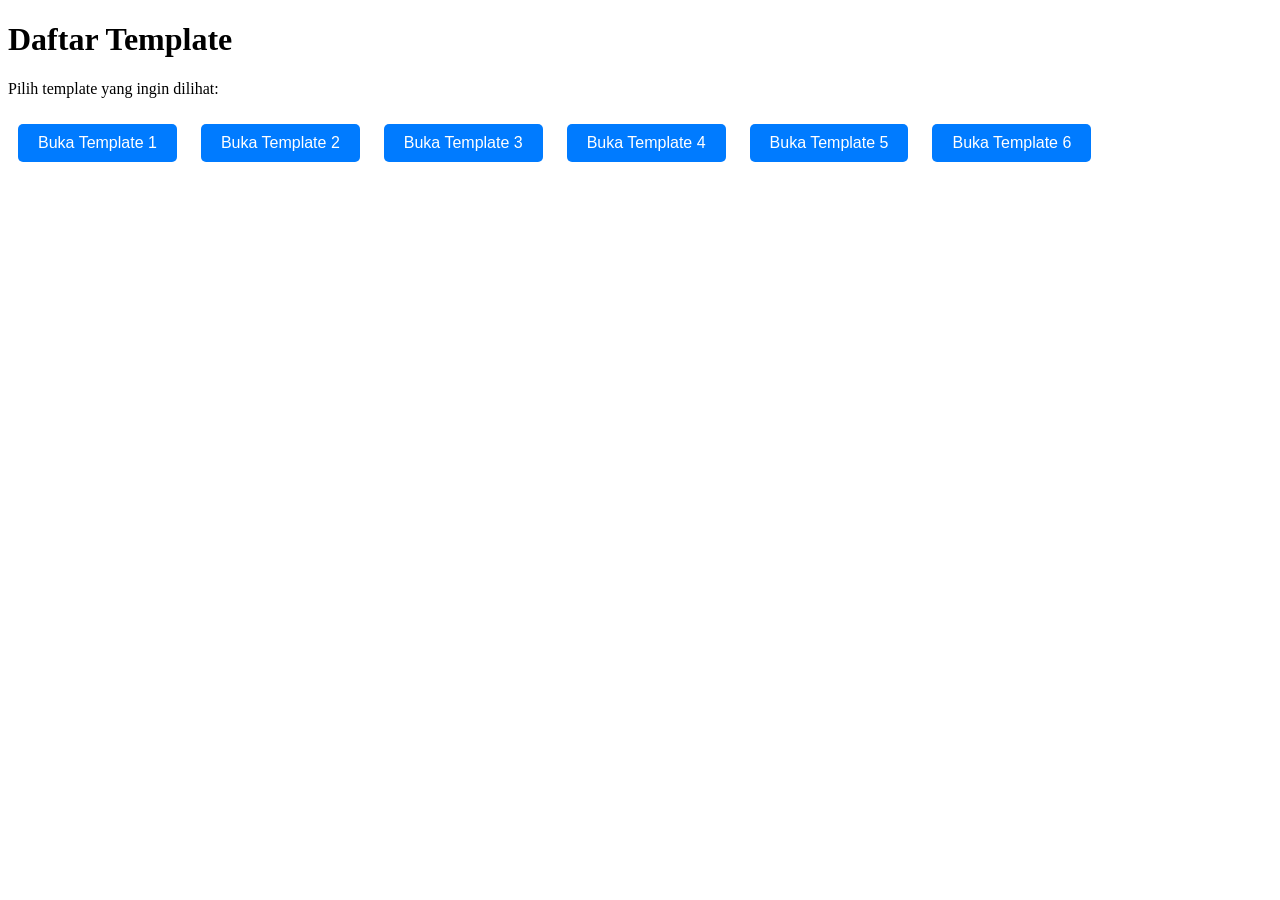
<file: index.html>
<!DOCTYPE html>
<html lang="id">
<head>
    <meta charset="UTF-8">
    <title>Koleksi Template Saya</title>
    <style>
        /* Desain tombol sederhana */
        .btn {
            display: inline-block;
            padding: 10px 20px;
            margin: 10px;
            background-color: #007bff;
            color: white;
            text-decoration: none;
            border-radius: 5px;
            font-family: Arial, sans-serif;
        }
        .btn:hover {
            background-color: #0056b3;
        }
    </style>
</head>
<body>

    <h1>Daftar Template</h1>
    <p>Pilih template yang ingin dilihat:</p>

    <!-- Ganti 'index.html' jika file utama di dalam folder template berbeda namanya -->
    <a href="template1/index.html" class="btn">Buka Template 1</a>
    <a href="template2/index.html" class="btn">Buka Template 2</a>
    <a href="template3/index.html" class="btn">Buka Template 3</a>
    <a href="template4/index.html" class="btn">Buka Template 4</a>
    <a href="template5/index.html" class="btn">Buka Template 5</a>
    <a href="template6/index.html" class="btn">Buka Template 6</a>

</body>
</html>
</file>
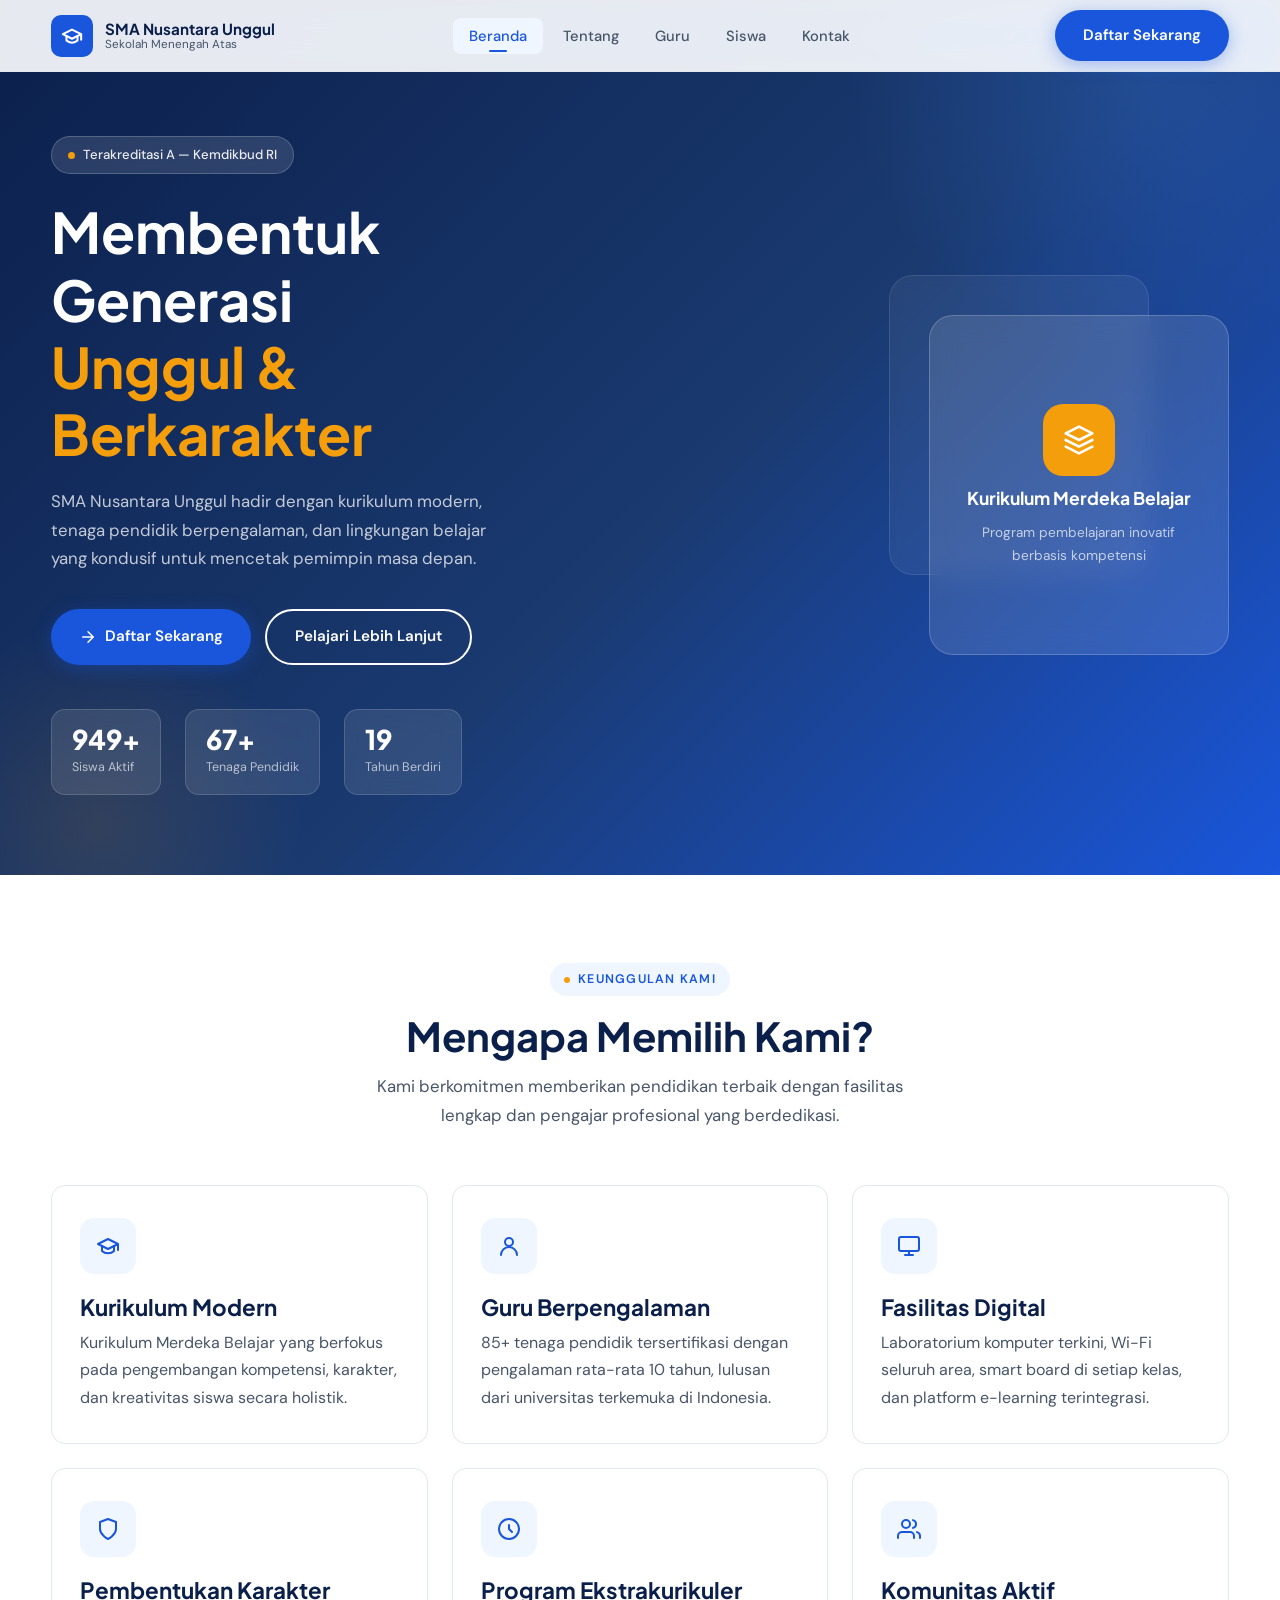
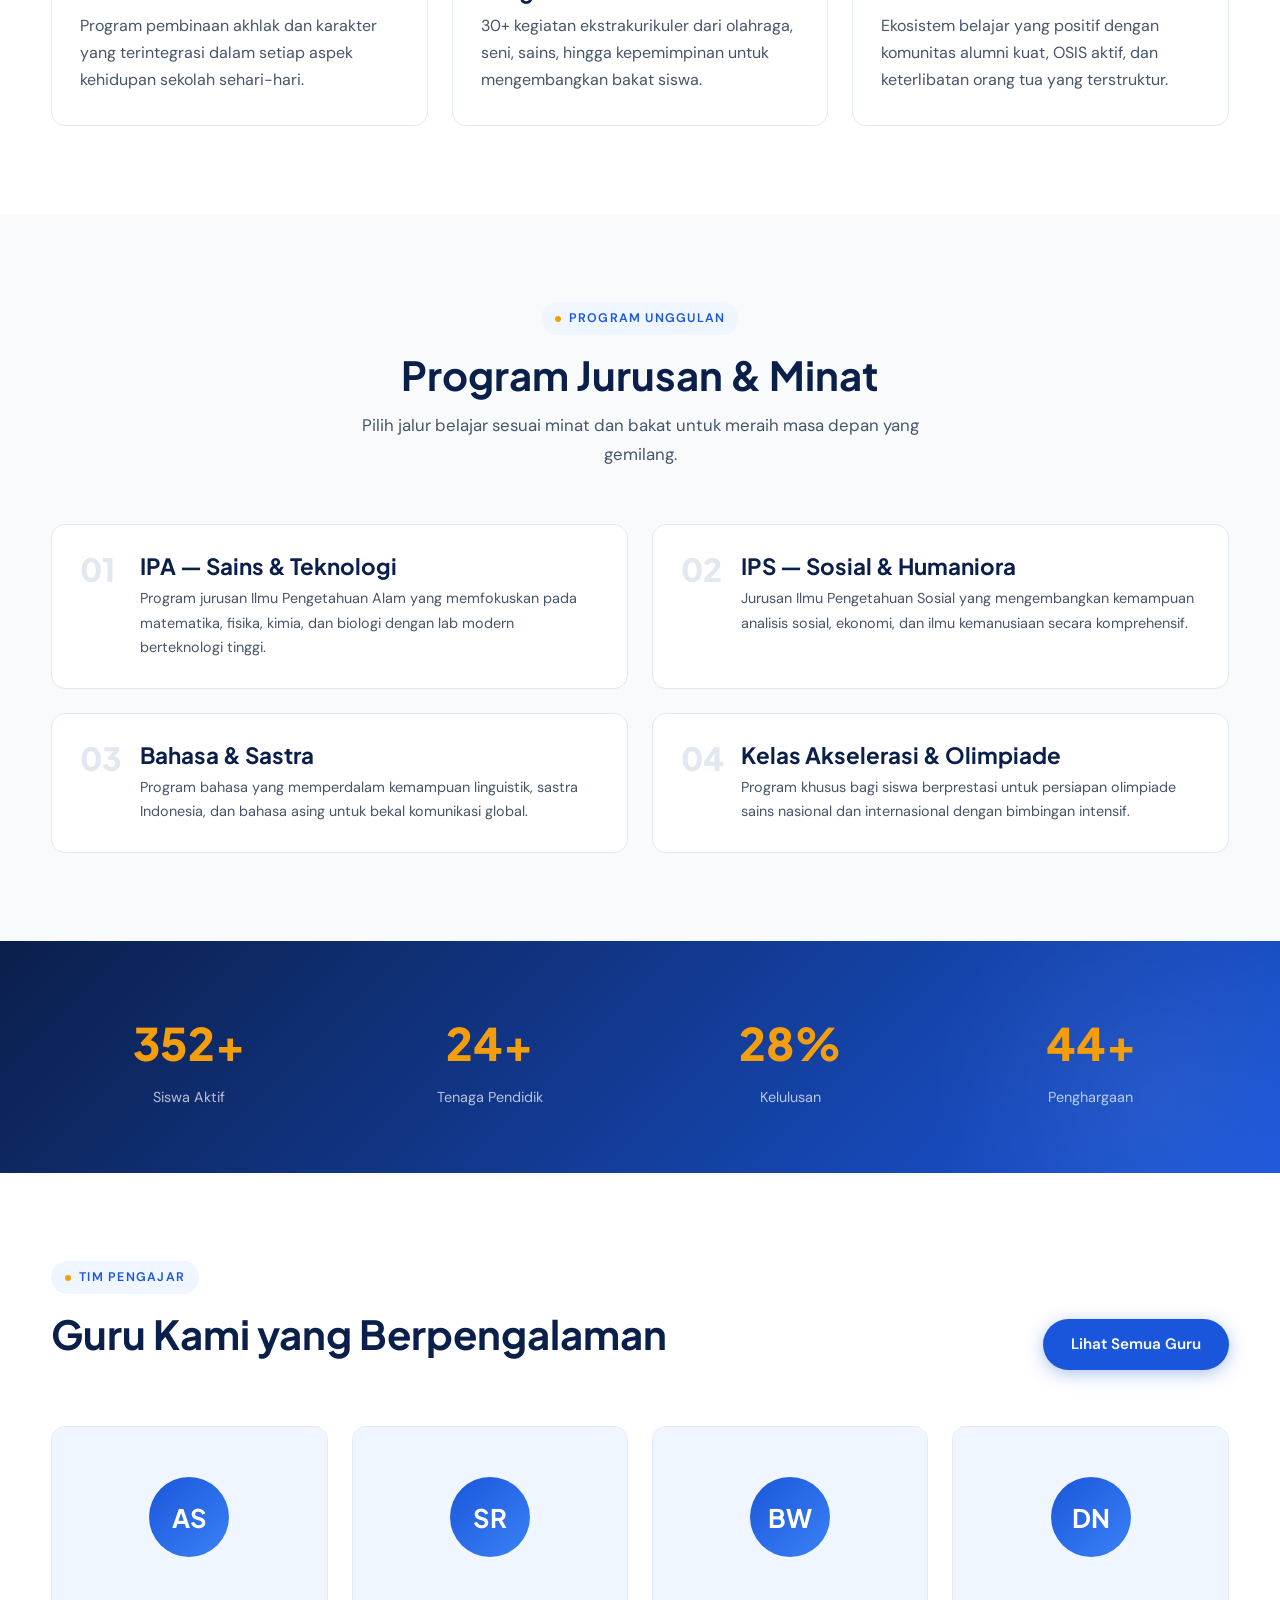
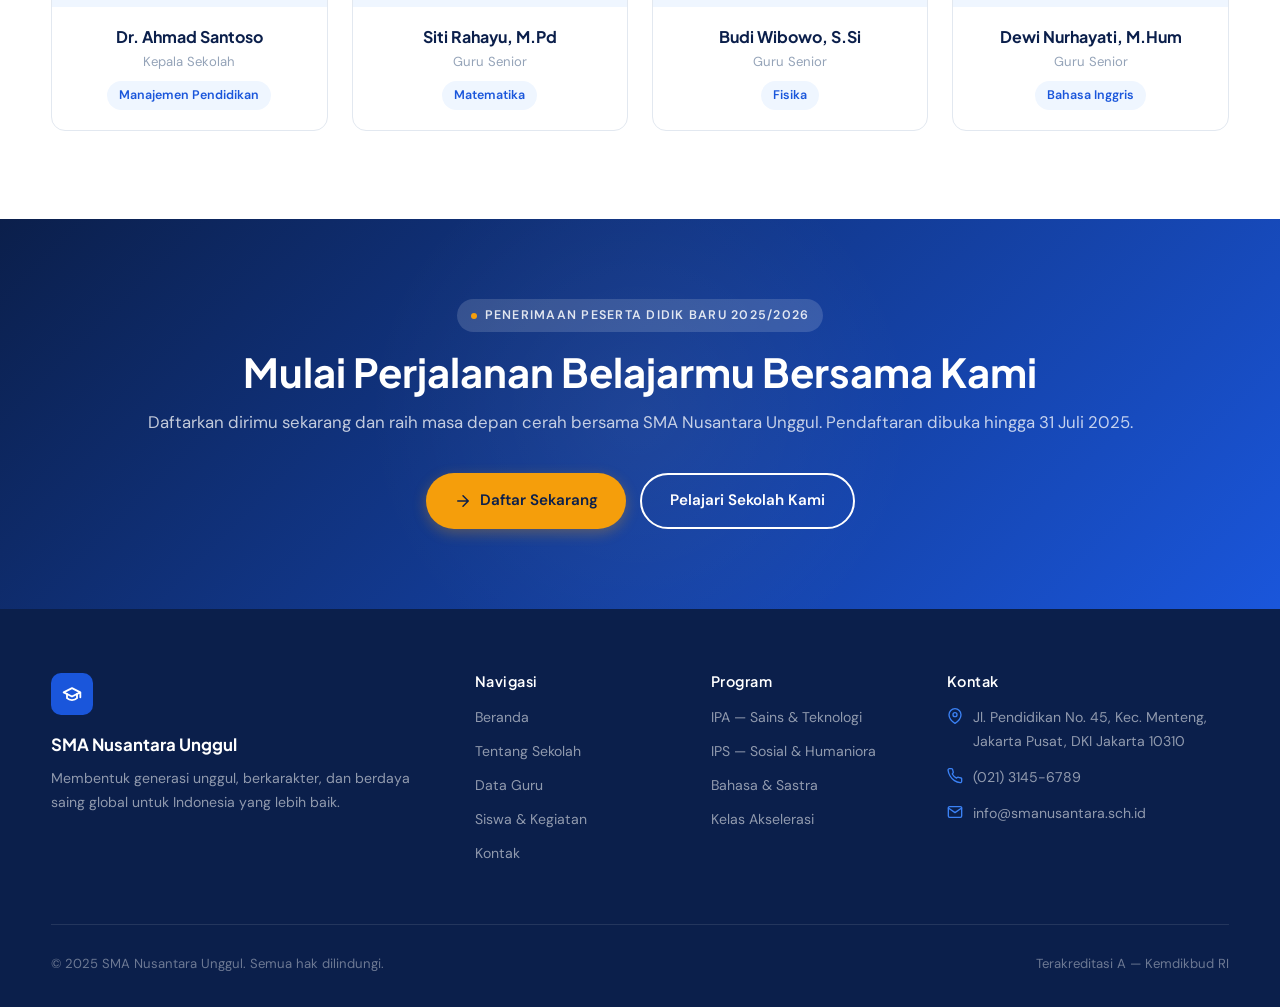
<file: template5/index.html>
<!DOCTYPE html>
<html lang="id">
<head>
  <meta charset="UTF-8" />
  <meta name="viewport" content="width=device-width, initial-scale=1.0" />
  <title>SMA Nusantara Unggul — Beranda</title>
  <meta name="description" content="SMA Nusantara Unggul — Sekolah Menengah Atas terbaik dengan pendidikan modern dan karakter unggul." />
  <link rel="preconnect" href="https://fonts.googleapis.com" />
  <link rel="preconnect" href="https://fonts.gstatic.com" crossorigin />
  <link href="https://fonts.googleapis.com/css2?family=Plus+Jakarta+Sans:wght@400;500;600;700;800&family=DM+Sans:wght@400;500;600&display=swap" rel="stylesheet" />
  <link rel="stylesheet" href="style.css" />
</head>
<body>

  <!-- ══ NAVBAR ══════════════════════════════════════════ -->
  <nav class="navbar" role="navigation" aria-label="Navigasi utama">
    <div class="navbar__inner">
      <a href="index.html" class="navbar__brand" aria-label="SMA Nusantara Unggul - Beranda">
        <div class="navbar__logo-icon">
          <svg width="22" height="22" viewBox="0 0 24 24" fill="none" stroke="currentColor" stroke-width="2.2" stroke-linecap="round" stroke-linejoin="round">
            <path d="M22 10v6M2 10l10-5 10 5-10 5z"/><path d="M6 12v5c3 3 9 3 12 0v-5"/>
          </svg>
        </div>
        <div class="navbar__brand-text">
          <div class="navbar__school-name">SMA Nusantara Unggul</div>
          <div class="navbar__school-type">Sekolah Menengah Atas</div>
        </div>
      </a>

      <ul class="navbar__menu" role="list">
        <li><a href="index.html"    class="navbar__link active">Beranda</a></li>
        <li><a href="about.html"    class="navbar__link">Tentang</a></li>
        <li><a href="teachers.html" class="navbar__link">Guru</a></li>
        <li><a href="students.html" class="navbar__link">Siswa</a></li>
        <li><a href="contact.html"  class="navbar__link">Kontak</a></li>
      </ul>

      <a href="contact.html" class="btn btn-primary navbar__cta">Daftar Sekarang</a>
      <button class="navbar__hamburger" aria-label="Buka menu" aria-expanded="false">
        <span></span><span></span><span></span>
      </button>
    </div>
  </nav>

  <!-- Mobile menu -->
  <div class="navbar__mobile" role="navigation" aria-label="Navigasi mobile">
    <a href="index.html"    class="navbar__link active">Beranda</a>
    <a href="about.html"    class="navbar__link">Tentang Sekolah</a>
    <a href="teachers.html" class="navbar__link">Data Guru</a>
    <a href="students.html" class="navbar__link">Siswa &amp; Kegiatan</a>
    <a href="contact.html"  class="navbar__link">Kontak</a>
    <a href="contact.html"  class="btn btn-primary">Daftar Sekarang</a>
  </div>

  <!-- ══ HERO ════════════════════════════════════════════ -->
  <section class="hero" aria-label="Selamat datang">
    <div class="container">
      <div class="hero__inner">
        <div class="hero__content">
          <div class="hero__badge">
            <span class="hero__badge-dot"></span>
            Terakreditasi A — Kemdikbud RI
          </div>
          <h1 class="hero__title">
            Membentuk Generasi<br><span>Unggul &amp; Berkarakter</span>
          </h1>
          <p class="hero__sub">
            SMA Nusantara Unggul hadir dengan kurikulum modern, tenaga pendidik berpengalaman, dan lingkungan belajar yang kondusif untuk mencetak pemimpin masa depan.
          </p>
          <div class="hero__actions">
            <a href="contact.html" class="btn btn-primary">
              <svg width="18" height="18" viewBox="0 0 24 24" fill="none" stroke="currentColor" stroke-width="2" stroke-linecap="round" stroke-linejoin="round"><path d="M5 12h14M12 5l7 7-7 7"/></svg>
              Daftar Sekarang
            </a>
            <a href="about.html" class="btn btn-outline">Pelajari Lebih Lanjut</a>
          </div>
          <div class="hero__stats">
            <div class="hero__stat">
              <div class="hero__stat-num" data-count="1200" data-suffix="+">0+</div>
              <div class="hero__stat-lbl">Siswa Aktif</div>
            </div>
            <div class="hero__stat">
              <div class="hero__stat-num" data-count="85" data-suffix="+">0+</div>
              <div class="hero__stat-lbl">Tenaga Pendidik</div>
            </div>
            <div class="hero__stat">
              <div class="hero__stat-num" data-count="25" data-suffix="">0</div>
              <div class="hero__stat-lbl">Tahun Berdiri</div>
            </div>
          </div>
        </div>

        <div class="hero__visual" aria-hidden="true">
          <div class="hero__card-stack">
            <div class="hero__card-bg"></div>
            <div class="hero__card-main">
              <div class="hero__card-icon">
                <svg width="32" height="32" viewBox="0 0 24 24" fill="none" stroke="currentColor" stroke-width="2" stroke-linecap="round" stroke-linejoin="round">
                  <path d="M12 2L2 7l10 5 10-5-10-5z"/><path d="M2 17l10 5 10-5"/><path d="M2 12l10 5 10-5"/>
                </svg>
              </div>
              <h3>Kurikulum Merdeka Belajar</h3>
              <p>Program pembelajaran inovatif berbasis kompetensi</p>
            </div>
          </div>
        </div>
      </div>
    </div>
  </section>

  <!-- ══ KEUNGGULAN ═══════════════════════════════════════ -->
  <section class="section" aria-labelledby="features-title">
    <div class="container">
      <div class="text-center">
        <span class="section-label">Keunggulan Kami</span>
        <h2 class="section-title" id="features-title">Mengapa Memilih Kami?</h2>
        <p class="section-sub">Kami berkomitmen memberikan pendidikan terbaik dengan fasilitas lengkap dan pengajar profesional yang berdedikasi.</p>
      </div>
      <div class="features__grid">
        <div class="feature-card fade-up">
          <div class="feature-card__icon">
            <svg width="24" height="24" viewBox="0 0 24 24" fill="none" stroke="currentColor" stroke-width="2" stroke-linecap="round" stroke-linejoin="round"><path d="M22 10v6M2 10l10-5 10 5-10 5z"/><path d="M6 12v5c3 3 9 3 12 0v-5"/></svg>
          </div>
          <h3>Kurikulum Modern</h3>
          <p>Kurikulum Merdeka Belajar yang berfokus pada pengembangan kompetensi, karakter, dan kreativitas siswa secara holistik.</p>
        </div>
        <div class="feature-card fade-up">
          <div class="feature-card__icon">
            <svg width="24" height="24" viewBox="0 0 24 24" fill="none" stroke="currentColor" stroke-width="2" stroke-linecap="round" stroke-linejoin="round"><circle cx="12" cy="8" r="4"/><path d="M20 21a8 8 0 10-16 0"/></svg>
          </div>
          <h3>Guru Berpengalaman</h3>
          <p>85+ tenaga pendidik tersertifikasi dengan pengalaman rata-rata 10 tahun, lulusan dari universitas terkemuka di Indonesia.</p>
        </div>
        <div class="feature-card fade-up">
          <div class="feature-card__icon">
            <svg width="24" height="24" viewBox="0 0 24 24" fill="none" stroke="currentColor" stroke-width="2" stroke-linecap="round" stroke-linejoin="round"><rect x="2" y="3" width="20" height="14" rx="2"/><path d="M8 21h8M12 17v4"/></svg>
          </div>
          <h3>Fasilitas Digital</h3>
          <p>Laboratorium komputer terkini, Wi-Fi seluruh area, smart board di setiap kelas, dan platform e-learning terintegrasi.</p>
        </div>
        <div class="feature-card fade-up">
          <div class="feature-card__icon">
            <svg width="24" height="24" viewBox="0 0 24 24" fill="none" stroke="currentColor" stroke-width="2" stroke-linecap="round" stroke-linejoin="round"><path d="M12 22s8-4 8-10V5l-8-3-8 3v7c0 6 8 10 8 10z"/></svg>
          </div>
          <h3>Pembentukan Karakter</h3>
          <p>Program pembinaan akhlak dan karakter yang terintegrasi dalam setiap aspek kehidupan sekolah sehari-hari.</p>
        </div>
        <div class="feature-card fade-up">
          <div class="feature-card__icon">
            <svg width="24" height="24" viewBox="0 0 24 24" fill="none" stroke="currentColor" stroke-width="2" stroke-linecap="round" stroke-linejoin="round"><circle cx="12" cy="12" r="10"/><path d="M12 8v4l3 3"/></svg>
          </div>
          <h3>Program Ekstrakurikuler</h3>
          <p>30+ kegiatan ekstrakurikuler dari olahraga, seni, sains, hingga kepemimpinan untuk mengembangkan bakat siswa.</p>
        </div>
        <div class="feature-card fade-up">
          <div class="feature-card__icon">
            <svg width="24" height="24" viewBox="0 0 24 24" fill="none" stroke="currentColor" stroke-width="2" stroke-linecap="round" stroke-linejoin="round"><path d="M17 21v-2a4 4 0 00-4-4H5a4 4 0 00-4 4v2"/><circle cx="9" cy="7" r="4"/><path d="M23 21v-2a4 4 0 00-3-3.87M16 3.13a4 4 0 010 7.75"/></svg>
          </div>
          <h3>Komunitas Aktif</h3>
          <p>Ekosistem belajar yang positif dengan komunitas alumni kuat, OSIS aktif, dan keterlibatan orang tua yang terstruktur.</p>
        </div>
      </div>
    </div>
  </section>

  <!-- ══ PROGRAM UNGGULAN ══════════════════════════════════ -->
  <section class="section section-alt" aria-labelledby="programs-title">
    <div class="container">
      <div class="text-center">
        <span class="section-label">Program Unggulan</span>
        <h2 class="section-title" id="programs-title">Program Jurusan &amp; Minat</h2>
        <p class="section-sub">Pilih jalur belajar sesuai minat dan bakat untuk meraih masa depan yang gemilang.</p>
      </div>
      <div class="programs__grid">
        <div class="program-card fade-up">
          <div class="program-card__num">01</div>
          <div>
            <h3>IPA — Sains &amp; Teknologi</h3>
            <p>Program jurusan Ilmu Pengetahuan Alam yang memfokuskan pada matematika, fisika, kimia, dan biologi dengan lab modern berteknologi tinggi.</p>
          </div>
        </div>
        <div class="program-card fade-up">
          <div class="program-card__num">02</div>
          <div>
            <h3>IPS — Sosial &amp; Humaniora</h3>
            <p>Jurusan Ilmu Pengetahuan Sosial yang mengembangkan kemampuan analisis sosial, ekonomi, dan ilmu kemanusiaan secara komprehensif.</p>
          </div>
        </div>
        <div class="program-card fade-up">
          <div class="program-card__num">03</div>
          <div>
            <h3>Bahasa &amp; Sastra</h3>
            <p>Program bahasa yang memperdalam kemampuan linguistik, sastra Indonesia, dan bahasa asing untuk bekal komunikasi global.</p>
          </div>
        </div>
        <div class="program-card fade-up">
          <div class="program-card__num">04</div>
          <div>
            <h3>Kelas Akselerasi &amp; Olimpiade</h3>
            <p>Program khusus bagi siswa berprestasi untuk persiapan olimpiade sains nasional dan internasional dengan bimbingan intensif.</p>
          </div>
        </div>
      </div>
    </div>
  </section>

  <!-- ══ STATISTICS BANNER ════════════════════════════════ -->
  <div class="stats-banner" role="region" aria-label="Statistik sekolah">
    <div class="container">
      <div class="stats-banner__grid">
        <div class="fade-up">
          <div class="stats-banner__item-num">
            <span data-count="1200" data-suffix="+">0+</span>
          </div>
          <div class="stats-banner__item-lbl">Siswa Aktif</div>
        </div>
        <div class="fade-up">
          <div class="stats-banner__item-num">
            <span data-count="85" data-suffix="+">0+</span>
          </div>
          <div class="stats-banner__item-lbl">Tenaga Pendidik</div>
        </div>
        <div class="fade-up">
          <div class="stats-banner__item-num">
            <span data-count="98" data-suffix="%">0%</span>
          </div>
          <div class="stats-banner__item-lbl">Kelulusan</div>
        </div>
        <div class="fade-up">
          <div class="stats-banner__item-num">
            <span data-count="150" data-suffix="+">0+</span>
          </div>
          <div class="stats-banner__item-lbl">Penghargaan</div>
        </div>
      </div>
    </div>
  </div>

  <!-- ══ PREVIEW GURU ══════════════════════════════════════ -->
  <section class="section" aria-labelledby="teachers-preview-title">
    <div class="container">
      <div style="display:flex;justify-content:space-between;align-items:flex-end;flex-wrap:wrap;gap:16px;">
        <div>
          <span class="section-label">Tim Pengajar</span>
          <h2 class="section-title" id="teachers-preview-title">Guru Kami yang Berpengalaman</h2>
        </div>
        <a href="teachers.html" class="btn btn-primary">Lihat Semua Guru</a>
      </div>
      <div class="teachers-preview__grid">
        <div class="teacher-card fade-up">
          <div class="teacher-card__img">
            <div class="teacher-card__img-placeholder">AS</div>
          </div>
          <div class="teacher-card__body">
            <h3>Dr. Ahmad Santoso</h3>
            <p style="font-size:.82rem;color:var(--clr-gray-400);">Kepala Sekolah</p>
            <span class="teacher-card__subject">Manajemen Pendidikan</span>
          </div>
        </div>
        <div class="teacher-card fade-up">
          <div class="teacher-card__img">
            <div class="teacher-card__img-placeholder">SR</div>
          </div>
          <div class="teacher-card__body">
            <h3>Siti Rahayu, M.Pd</h3>
            <p style="font-size:.82rem;color:var(--clr-gray-400);">Guru Senior</p>
            <span class="teacher-card__subject">Matematika</span>
          </div>
        </div>
        <div class="teacher-card fade-up">
          <div class="teacher-card__img">
            <div class="teacher-card__img-placeholder">BW</div>
          </div>
          <div class="teacher-card__body">
            <h3>Budi Wibowo, S.Si</h3>
            <p style="font-size:.82rem;color:var(--clr-gray-400);">Guru Senior</p>
            <span class="teacher-card__subject">Fisika</span>
          </div>
        </div>
        <div class="teacher-card fade-up">
          <div class="teacher-card__img">
            <div class="teacher-card__img-placeholder">DN</div>
          </div>
          <div class="teacher-card__body">
            <h3>Dewi Nurhayati, M.Hum</h3>
            <p style="font-size:.82rem;color:var(--clr-gray-400);">Guru Senior</p>
            <span class="teacher-card__subject">Bahasa Inggris</span>
          </div>
        </div>
      </div>
    </div>
  </section>

  <!-- ══ CTA ══════════════════════════════════════════════ -->
  <section class="cta" aria-labelledby="cta-title">
    <div class="container cta__inner">
      <span class="section-label" style="background:rgba(255,255,255,.15);color:rgba(255,255,255,.85);">Penerimaan Peserta Didik Baru 2025/2026</span>
      <h2 id="cta-title">Mulai Perjalanan Belajarmu Bersama Kami</h2>
      <p>Daftarkan dirimu sekarang dan raih masa depan cerah bersama SMA Nusantara Unggul. Pendaftaran dibuka hingga 31 Juli 2025.</p>
      <div class="cta__actions">
        <a href="contact.html" class="btn btn-accent">
          <svg width="18" height="18" viewBox="0 0 24 24" fill="none" stroke="currentColor" stroke-width="2" stroke-linecap="round" stroke-linejoin="round"><path d="M5 12h14M12 5l7 7-7 7"/></svg>
          Daftar Sekarang
        </a>
        <a href="about.html" class="btn btn-outline">Pelajari Sekolah Kami</a>
      </div>
    </div>
  </section>

  <!-- ══ FOOTER ════════════════════════════════════════════ -->
  <footer class="footer" role="contentinfo">
    <div class="container">
      <div class="footer__grid">
        <div class="footer__brand">
          <div class="navbar__logo-icon">
            <svg width="20" height="20" viewBox="0 0 24 24" fill="none" stroke="currentColor" stroke-width="2.2" stroke-linecap="round" stroke-linejoin="round">
              <path d="M22 10v6M2 10l10-5 10 5-10 5z"/><path d="M6 12v5c3 3 9 3 12 0v-5"/>
            </svg>
          </div>
          <div class="footer__brand-name">SMA Nusantara Unggul</div>
          <p>Membentuk generasi unggul, berkarakter, dan berdaya saing global untuk Indonesia yang lebih baik.</p>
        </div>
        <div class="footer__col">
          <h4>Navigasi</h4>
          <a href="index.html">Beranda</a>
          <a href="about.html">Tentang Sekolah</a>
          <a href="teachers.html">Data Guru</a>
          <a href="students.html">Siswa &amp; Kegiatan</a>
          <a href="contact.html">Kontak</a>
        </div>
        <div class="footer__col">
          <h4>Program</h4>
          <a href="about.html">IPA — Sains &amp; Teknologi</a>
          <a href="about.html">IPS — Sosial &amp; Humaniora</a>
          <a href="about.html">Bahasa &amp; Sastra</a>
          <a href="about.html">Kelas Akselerasi</a>
        </div>
        <div class="footer__col">
          <h4>Kontak</h4>
          <div class="footer__contact-item">
            <svg width="16" height="16" viewBox="0 0 24 24" fill="none" stroke="currentColor" stroke-width="2" stroke-linecap="round" stroke-linejoin="round"><path d="M21 10c0 7-9 13-9 13s-9-6-9-13a9 9 0 0118 0z"/><circle cx="12" cy="10" r="3"/></svg>
            Jl. Pendidikan No. 45, Kec. Menteng, Jakarta Pusat, DKI Jakarta 10310
          </div>
          <div class="footer__contact-item">
            <svg width="16" height="16" viewBox="0 0 24 24" fill="none" stroke="currentColor" stroke-width="2" stroke-linecap="round" stroke-linejoin="round"><path d="M22 16.92v3a2 2 0 01-2.18 2 19.79 19.79 0 01-8.63-3.07A19.5 19.5 0 014.69 12 19.79 19.79 0 011.61 3.12 2 2 0 013.58 1h3a2 2 0 012 1.72c.127.96.361 1.903.7 2.81a2 2 0 01-.45 2.11L7.91 8.96a16 16 0 006.29 6.29l1.02-.92a2 2 0 012.11-.45c.907.339 1.85.573 2.81.7A2 2 0 0122 16.92z"/></svg>
            (021) 3145-6789
          </div>
          <div class="footer__contact-item">
            <svg width="16" height="16" viewBox="0 0 24 24" fill="none" stroke="currentColor" stroke-width="2" stroke-linecap="round" stroke-linejoin="round"><path d="M4 4h16c1.1 0 2 .9 2 2v12c0 1.1-.9 2-2 2H4c-1.1 0-2-.9-2-2V6c0-1.1.9-2 2-2z"/><polyline points="22,6 12,13 2,6"/></svg>
            info@smanusantara.sch.id
          </div>
        </div>
      </div>
      <hr class="footer__divider" />
      <div class="footer__bottom">
        <span>&copy; 2025 SMA Nusantara Unggul. Semua hak dilindungi.</span>
        <span>Terakreditasi A — Kemdikbud RI</span>
      </div>
    </div>
  </footer>

  <script src="script.js"></script>
</body>
</html>
</file>
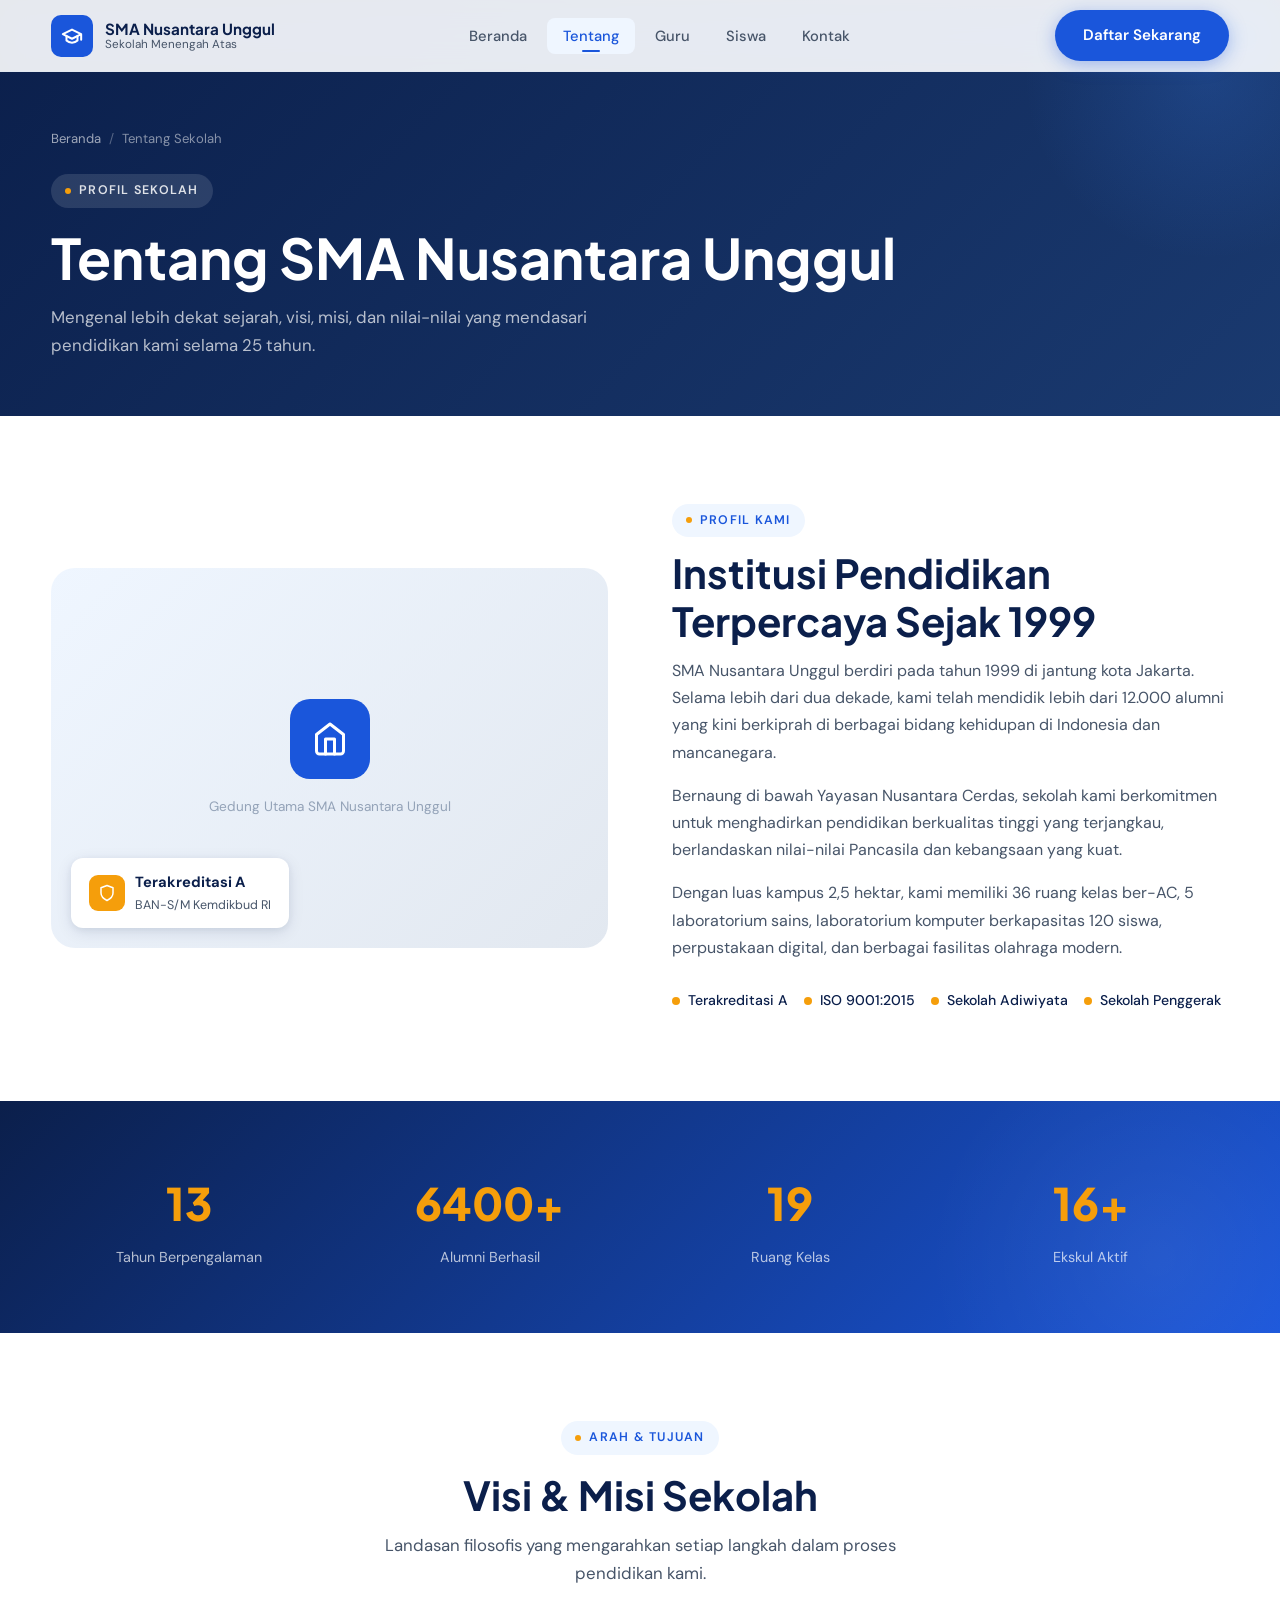
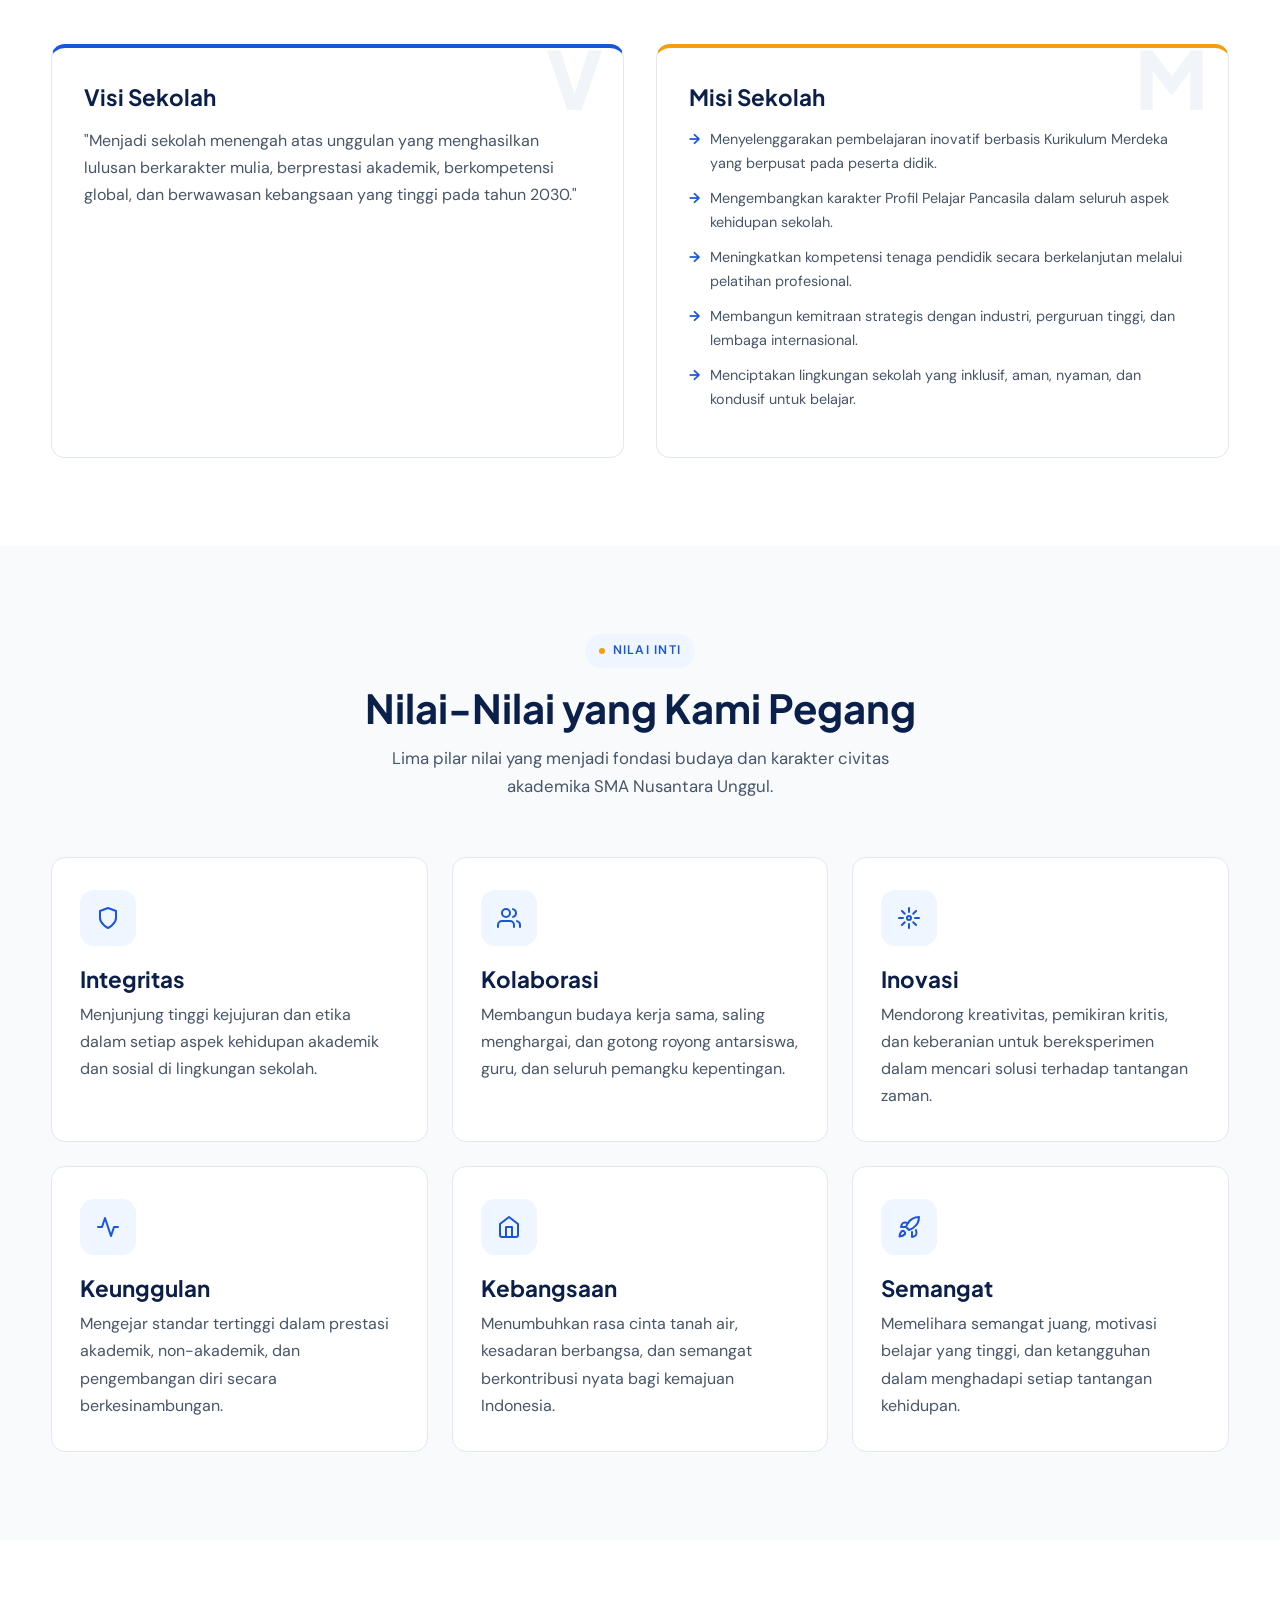
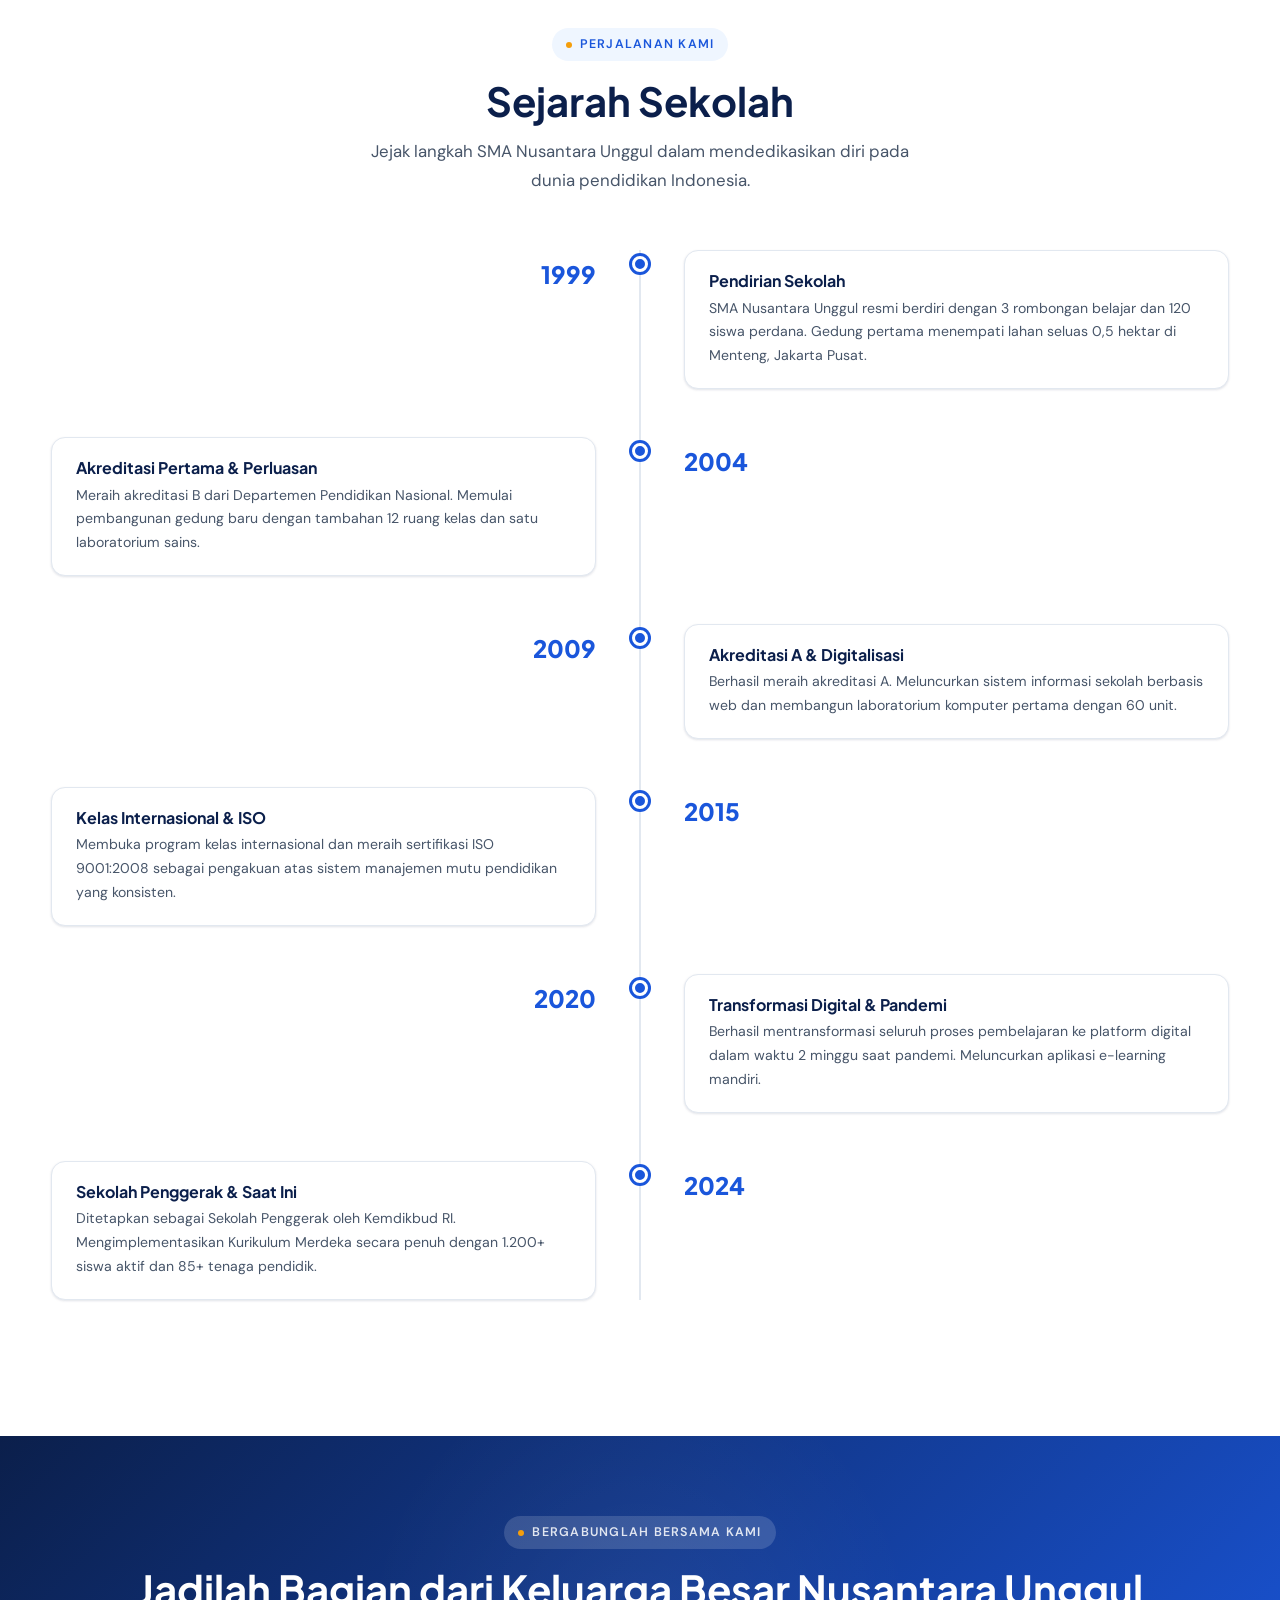
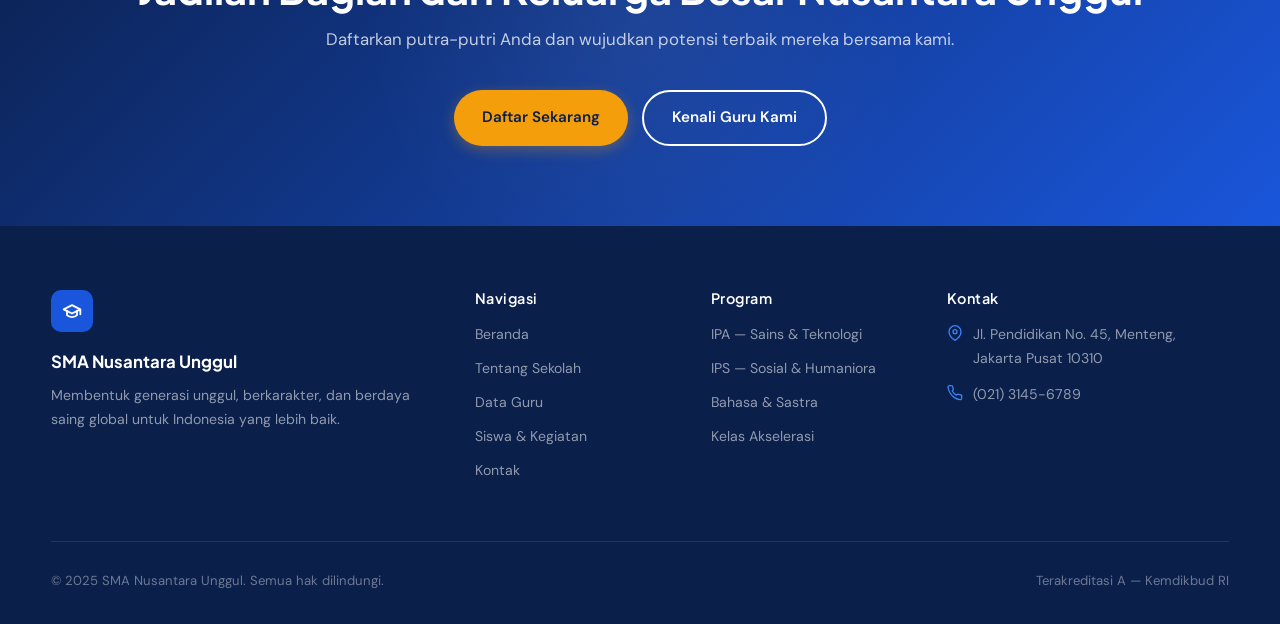
<file: template5/about.html>
<!DOCTYPE html>
<html lang="id">
<head>
  <meta charset="UTF-8" />
  <meta name="viewport" content="width=device-width, initial-scale=1.0" />
  <title>Tentang Sekolah — SMA Nusantara Unggul</title>
  <meta name="description" content="Profil, visi misi, dan sejarah SMA Nusantara Unggul — institusi pendidikan menengah atas terpercaya." />
  <link rel="preconnect" href="https://fonts.googleapis.com" />
  <link rel="preconnect" href="https://fonts.gstatic.com" crossorigin />
  <link href="https://fonts.googleapis.com/css2?family=Plus+Jakarta+Sans:wght@400;500;600;700;800&family=DM+Sans:wght@400;500;600&display=swap" rel="stylesheet" />
  <link rel="stylesheet" href="style.css" />
</head>
<body>

  <!-- ══ NAVBAR ══════════════════════════════════════════ -->
  <nav class="navbar" role="navigation" aria-label="Navigasi utama">
    <div class="navbar__inner">
      <a href="index.html" class="navbar__brand" aria-label="SMA Nusantara Unggul - Beranda">
        <div class="navbar__logo-icon">
          <svg width="22" height="22" viewBox="0 0 24 24" fill="none" stroke="currentColor" stroke-width="2.2" stroke-linecap="round" stroke-linejoin="round">
            <path d="M22 10v6M2 10l10-5 10 5-10 5z"/><path d="M6 12v5c3 3 9 3 12 0v-5"/>
          </svg>
        </div>
        <div class="navbar__brand-text">
          <div class="navbar__school-name">SMA Nusantara Unggul</div>
          <div class="navbar__school-type">Sekolah Menengah Atas</div>
        </div>
      </a>
      <ul class="navbar__menu" role="list">
        <li><a href="index.html"    class="navbar__link">Beranda</a></li>
        <li><a href="about.html"    class="navbar__link active">Tentang</a></li>
        <li><a href="teachers.html" class="navbar__link">Guru</a></li>
        <li><a href="students.html" class="navbar__link">Siswa</a></li>
        <li><a href="contact.html"  class="navbar__link">Kontak</a></li>
      </ul>
      <a href="contact.html" class="btn btn-primary navbar__cta">Daftar Sekarang</a>
      <button class="navbar__hamburger" aria-label="Buka menu" aria-expanded="false">
        <span></span><span></span><span></span>
      </button>
    </div>
  </nav>
  <div class="navbar__mobile" role="navigation" aria-label="Navigasi mobile">
    <a href="index.html"    class="navbar__link">Beranda</a>
    <a href="about.html"    class="navbar__link active">Tentang Sekolah</a>
    <a href="teachers.html" class="navbar__link">Data Guru</a>
    <a href="students.html" class="navbar__link">Siswa &amp; Kegiatan</a>
    <a href="contact.html"  class="navbar__link">Kontak</a>
    <a href="contact.html"  class="btn btn-primary">Daftar Sekarang</a>
  </div>

  <!-- ══ PAGE HERO ════════════════════════════════════════ -->
  <section class="page-hero" aria-labelledby="about-hero-title">
    <div class="container page-hero__inner">
      <nav class="breadcrumb" aria-label="Breadcrumb">
        <a href="index.html">Beranda</a>
        <span class="breadcrumb__sep">/</span>
        <span>Tentang Sekolah</span>
      </nav>
      <span class="section-label">Profil Sekolah</span>
      <h1 id="about-hero-title">Tentang SMA Nusantara Unggul</h1>
      <p>Mengenal lebih dekat sejarah, visi, misi, dan nilai-nilai yang mendasari pendidikan kami selama 25 tahun.</p>
    </div>
  </section>

  <!-- ══ PROFIL SEKOLAH ══════════════════════════════════ -->
  <section class="section" aria-labelledby="profile-title">
    <div class="container">
      <div class="about-intro__grid">
        <div class="about-intro__img" aria-hidden="true">
          <div class="about-intro__img-inner">
            <div class="about-intro__img-icon">
              <svg width="36" height="36" viewBox="0 0 24 24" fill="none" stroke="currentColor" stroke-width="2" stroke-linecap="round" stroke-linejoin="round">
                <path d="M3 9l9-7 9 7v11a2 2 0 01-2 2H5a2 2 0 01-2-2z"/><polyline points="9,22 9,12 15,12 15,22"/>
              </svg>
            </div>
            <p style="color:var(--clr-gray-400);font-size:.85rem;">Gedung Utama SMA Nusantara Unggul</p>
          </div>
          <div class="about-intro__img-badge">
            <div class="about-intro__img-badge-icon">
              <svg width="18" height="18" viewBox="0 0 24 24" fill="none" stroke="currentColor" stroke-width="2" stroke-linecap="round" stroke-linejoin="round">
                <path d="M12 22s8-4 8-10V5l-8-3-8 3v7c0 6 8 10 8 10z"/>
              </svg>
            </div>
            <div>
              <strong>Terakreditasi A</strong>
              <p>BAN-S/M Kemdikbud RI</p>
            </div>
          </div>
        </div>
        <div class="about-intro__content">
          <span class="section-label">Profil Kami</span>
          <h2 class="section-title" id="profile-title">Institusi Pendidikan Terpercaya Sejak 1999</h2>
          <p>SMA Nusantara Unggul berdiri pada tahun 1999 di jantung kota Jakarta. Selama lebih dari dua dekade, kami telah mendidik lebih dari 12.000 alumni yang kini berkiprah di berbagai bidang kehidupan di Indonesia dan mancanegara.</p>
          <p>Bernaung di bawah Yayasan Nusantara Cerdas, sekolah kami berkomitmen untuk menghadirkan pendidikan berkualitas tinggi yang terjangkau, berlandaskan nilai-nilai Pancasila dan kebangsaan yang kuat.</p>
          <p>Dengan luas kampus 2,5 hektar, kami memiliki 36 ruang kelas ber-AC, 5 laboratorium sains, laboratorium komputer berkapasitas 120 siswa, perpustakaan digital, dan berbagai fasilitas olahraga modern.</p>
          <div class="about-intro__highlights">
            <div class="about-highlight"><span class="about-highlight-dot"></span>Terakreditasi A</div>
            <div class="about-highlight"><span class="about-highlight-dot"></span>ISO 9001:2015</div>
            <div class="about-highlight"><span class="about-highlight-dot"></span>Sekolah Adiwiyata</div>
            <div class="about-highlight"><span class="about-highlight-dot"></span>Sekolah Penggerak</div>
          </div>
        </div>
      </div>
    </div>
  </section>

  <!-- ══ STATISTIK ════════════════════════════════════════ -->
  <div class="stats-banner" role="region" aria-label="Statistik sekolah">
    <div class="container">
      <div class="stats-banner__grid">
        <div class="fade-up">
          <div class="stats-banner__item-num"><span data-count="25" data-suffix="">0</span></div>
          <div class="stats-banner__item-lbl">Tahun Berpengalaman</div>
        </div>
        <div class="fade-up">
          <div class="stats-banner__item-num"><span data-count="12000" data-suffix="+">0+</span></div>
          <div class="stats-banner__item-lbl">Alumni Berhasil</div>
        </div>
        <div class="fade-up">
          <div class="stats-banner__item-num"><span data-count="36" data-suffix="">0</span></div>
          <div class="stats-banner__item-lbl">Ruang Kelas</div>
        </div>
        <div class="fade-up">
          <div class="stats-banner__item-num"><span data-count="30" data-suffix="+">0+</span></div>
          <div class="stats-banner__item-lbl">Ekskul Aktif</div>
        </div>
      </div>
    </div>
  </div>

  <!-- ══ VISI & MISI ══════════════════════════════════════ -->
  <section class="section" aria-labelledby="visi-misi-title">
    <div class="container">
      <div class="text-center">
        <span class="section-label">Arah &amp; Tujuan</span>
        <h2 class="section-title" id="visi-misi-title">Visi &amp; Misi Sekolah</h2>
        <p class="section-sub">Landasan filosofis yang mengarahkan setiap langkah dalam proses pendidikan kami.</p>
      </div>
      <div class="visi-misi__grid">
        <div class="visi-misi-card visi-misi-card--visi fade-up">
          <div class="visi-misi-card__num">V</div>
          <h3>Visi Sekolah</h3>
          <p>"Menjadi sekolah menengah atas unggulan yang menghasilkan lulusan berkarakter mulia, berprestasi akademik, berkompetensi global, dan berwawasan kebangsaan yang tinggi pada tahun 2030."</p>
        </div>
        <div class="visi-misi-card visi-misi-card--misi fade-up">
          <div class="visi-misi-card__num">M</div>
          <h3>Misi Sekolah</h3>
          <ul>
            <li>Menyelenggarakan pembelajaran inovatif berbasis Kurikulum Merdeka yang berpusat pada peserta didik.</li>
            <li>Mengembangkan karakter Profil Pelajar Pancasila dalam seluruh aspek kehidupan sekolah.</li>
            <li>Meningkatkan kompetensi tenaga pendidik secara berkelanjutan melalui pelatihan profesional.</li>
            <li>Membangun kemitraan strategis dengan industri, perguruan tinggi, dan lembaga internasional.</li>
            <li>Menciptakan lingkungan sekolah yang inklusif, aman, nyaman, dan kondusif untuk belajar.</li>
          </ul>
        </div>
      </div>
    </div>
  </section>

  <!-- ══ NILAI-NILAI ══════════════════════════════════════ -->
  <section class="section section-alt" aria-labelledby="values-title">
    <div class="container">
      <div class="text-center">
        <span class="section-label">Nilai Inti</span>
        <h2 class="section-title" id="values-title">Nilai-Nilai yang Kami Pegang</h2>
        <p class="section-sub">Lima pilar nilai yang menjadi fondasi budaya dan karakter civitas akademika SMA Nusantara Unggul.</p>
      </div>
      <div class="features__grid" style="margin-top:56px;">
        <div class="feature-card fade-up">
          <div class="feature-card__icon">
            <svg width="24" height="24" viewBox="0 0 24 24" fill="none" stroke="currentColor" stroke-width="2" stroke-linecap="round" stroke-linejoin="round"><path d="M12 22s8-4 8-10V5l-8-3-8 3v7c0 6 8 10 8 10z"/></svg>
          </div>
          <h3>Integritas</h3>
          <p>Menjunjung tinggi kejujuran dan etika dalam setiap aspek kehidupan akademik dan sosial di lingkungan sekolah.</p>
        </div>
        <div class="feature-card fade-up">
          <div class="feature-card__icon">
            <svg width="24" height="24" viewBox="0 0 24 24" fill="none" stroke="currentColor" stroke-width="2" stroke-linecap="round" stroke-linejoin="round"><path d="M17 21v-2a4 4 0 00-4-4H5a4 4 0 00-4 4v2"/><circle cx="9" cy="7" r="4"/><path d="M23 21v-2a4 4 0 00-3-3.87M16 3.13a4 4 0 010 7.75"/></svg>
          </div>
          <h3>Kolaborasi</h3>
          <p>Membangun budaya kerja sama, saling menghargai, dan gotong royong antarsiswa, guru, dan seluruh pemangku kepentingan.</p>
        </div>
        <div class="feature-card fade-up">
          <div class="feature-card__icon">
            <svg width="24" height="24" viewBox="0 0 24 24" fill="none" stroke="currentColor" stroke-width="2" stroke-linecap="round" stroke-linejoin="round"><circle cx="12" cy="12" r="2"/><path d="M12 2v4M12 18v4M4.93 4.93l2.83 2.83M16.24 16.24l2.83 2.83M2 12h4M18 12h4M4.93 19.07l2.83-2.83M16.24 7.76l2.83-2.83"/></svg>
          </div>
          <h3>Inovasi</h3>
          <p>Mendorong kreativitas, pemikiran kritis, dan keberanian untuk bereksperimen dalam mencari solusi terhadap tantangan zaman.</p>
        </div>
        <div class="feature-card fade-up">
          <div class="feature-card__icon">
            <svg width="24" height="24" viewBox="0 0 24 24" fill="none" stroke="currentColor" stroke-width="2" stroke-linecap="round" stroke-linejoin="round"><polyline points="22 12 18 12 15 21 9 3 6 12 2 12"/></svg>
          </div>
          <h3>Keunggulan</h3>
          <p>Mengejar standar tertinggi dalam prestasi akademik, non-akademik, dan pengembangan diri secara berkesinambungan.</p>
        </div>
        <div class="feature-card fade-up">
          <div class="feature-card__icon">
            <svg width="24" height="24" viewBox="0 0 24 24" fill="none" stroke="currentColor" stroke-width="2" stroke-linecap="round" stroke-linejoin="round"><path d="M3 9l9-7 9 7v11a2 2 0 01-2 2H5a2 2 0 01-2-2z"/><polyline points="9 22 9 12 15 12 15 22"/></svg>
          </div>
          <h3>Kebangsaan</h3>
          <p>Menumbuhkan rasa cinta tanah air, kesadaran berbangsa, dan semangat berkontribusi nyata bagi kemajuan Indonesia.</p>
        </div>
        <div class="feature-card fade-up">
          <div class="feature-card__icon">
            <svg width="24" height="24" viewBox="0 0 24 24" fill="none" stroke="currentColor" stroke-width="2" stroke-linecap="round" stroke-linejoin="round"><path d="M4.5 16.5c-1.5 1.26-2 5-2 5s3.74-.5 5-2c.71-.84.7-2.13-.09-2.91a2.18 2.18 0 00-2.91-.09z"/><path d="M12 15l-3-3a22 22 0 012-3.95A12.88 12.88 0 0122 2c0 2.72-.78 7.5-6 11a22.35 22.35 0 01-4 2z"/><path d="M9 12H4s.55-3.03 2-4c1.62-1.08 5 0 5 0M15 17v5s3.03-.55 4-2c1.08-1.62 0-5 0-5"/></svg>
          </div>
          <h3>Semangat</h3>
          <p>Memelihara semangat juang, motivasi belajar yang tinggi, dan ketangguhan dalam menghadapi setiap tantangan kehidupan.</p>
        </div>
      </div>
    </div>
  </section>

  <!-- ══ SEJARAH ══════════════════════════════════════════ -->
  <section class="section" aria-labelledby="history-title">
    <div class="container">
      <div class="text-center">
        <span class="section-label">Perjalanan Kami</span>
        <h2 class="section-title" id="history-title">Sejarah Sekolah</h2>
        <p class="section-sub">Jejak langkah SMA Nusantara Unggul dalam mendedikasikan diri pada dunia pendidikan Indonesia.</p>
      </div>
      <div class="history__timeline">
        <div class="history-item fade-up">
          <div class="history-item__year">1999</div>
          <div class="history-item__dot"></div>
          <div class="history-item__content">
            <h4>Pendirian Sekolah</h4>
            <p>SMA Nusantara Unggul resmi berdiri dengan 3 rombongan belajar dan 120 siswa perdana. Gedung pertama menempati lahan seluas 0,5 hektar di Menteng, Jakarta Pusat.</p>
          </div>
        </div>
        <div class="history-item history-item--right fade-up">
          <div class="history-item__content">
            <h4>Akreditasi Pertama &amp; Perluasan</h4>
            <p>Meraih akreditasi B dari Departemen Pendidikan Nasional. Memulai pembangunan gedung baru dengan tambahan 12 ruang kelas dan satu laboratorium sains.</p>
          </div>
          <div class="history-item__dot"></div>
          <div class="history-item__year">2004</div>
        </div>
        <div class="history-item fade-up">
          <div class="history-item__year">2009</div>
          <div class="history-item__dot"></div>
          <div class="history-item__content">
            <h4>Akreditasi A &amp; Digitalisasi</h4>
            <p>Berhasil meraih akreditasi A. Meluncurkan sistem informasi sekolah berbasis web dan membangun laboratorium komputer pertama dengan 60 unit.</p>
          </div>
        </div>
        <div class="history-item history-item--right fade-up">
          <div class="history-item__content">
            <h4>Kelas Internasional &amp; ISO</h4>
            <p>Membuka program kelas internasional dan meraih sertifikasi ISO 9001:2008 sebagai pengakuan atas sistem manajemen mutu pendidikan yang konsisten.</p>
          </div>
          <div class="history-item__dot"></div>
          <div class="history-item__year">2015</div>
        </div>
        <div class="history-item fade-up">
          <div class="history-item__year">2020</div>
          <div class="history-item__dot"></div>
          <div class="history-item__content">
            <h4>Transformasi Digital &amp; Pandemi</h4>
            <p>Berhasil mentransformasi seluruh proses pembelajaran ke platform digital dalam waktu 2 minggu saat pandemi. Meluncurkan aplikasi e-learning mandiri.</p>
          </div>
        </div>
        <div class="history-item history-item--right fade-up">
          <div class="history-item__content">
            <h4>Sekolah Penggerak &amp; Saat Ini</h4>
            <p>Ditetapkan sebagai Sekolah Penggerak oleh Kemdikbud RI. Mengimplementasikan Kurikulum Merdeka secara penuh dengan 1.200+ siswa aktif dan 85+ tenaga pendidik.</p>
          </div>
          <div class="history-item__dot"></div>
          <div class="history-item__year">2024</div>
        </div>
      </div>
    </div>
  </section>

  <!-- ══ CTA ══════════════════════════════════════════════ -->
  <section class="cta" aria-labelledby="about-cta">
    <div class="container cta__inner">
      <span class="section-label" style="background:rgba(255,255,255,.15);color:rgba(255,255,255,.85);">Bergabunglah Bersama Kami</span>
      <h2 id="about-cta">Jadilah Bagian dari Keluarga Besar Nusantara Unggul</h2>
      <p>Daftarkan putra-putri Anda dan wujudkan potensi terbaik mereka bersama kami.</p>
      <div class="cta__actions">
        <a href="contact.html" class="btn btn-accent">Daftar Sekarang</a>
        <a href="teachers.html" class="btn btn-outline">Kenali Guru Kami</a>
      </div>
    </div>
  </section>

  <!-- ══ FOOTER ════════════════════════════════════════════ -->
  <footer class="footer" role="contentinfo">
    <div class="container">
      <div class="footer__grid">
        <div class="footer__brand">
          <div class="navbar__logo-icon">
            <svg width="20" height="20" viewBox="0 0 24 24" fill="none" stroke="currentColor" stroke-width="2.2" stroke-linecap="round" stroke-linejoin="round">
              <path d="M22 10v6M2 10l10-5 10 5-10 5z"/><path d="M6 12v5c3 3 9 3 12 0v-5"/>
            </svg>
          </div>
          <div class="footer__brand-name">SMA Nusantara Unggul</div>
          <p>Membentuk generasi unggul, berkarakter, dan berdaya saing global untuk Indonesia yang lebih baik.</p>
        </div>
        <div class="footer__col">
          <h4>Navigasi</h4>
          <a href="index.html">Beranda</a>
          <a href="about.html">Tentang Sekolah</a>
          <a href="teachers.html">Data Guru</a>
          <a href="students.html">Siswa &amp; Kegiatan</a>
          <a href="contact.html">Kontak</a>
        </div>
        <div class="footer__col">
          <h4>Program</h4>
          <a href="#">IPA — Sains &amp; Teknologi</a>
          <a href="#">IPS — Sosial &amp; Humaniora</a>
          <a href="#">Bahasa &amp; Sastra</a>
          <a href="#">Kelas Akselerasi</a>
        </div>
        <div class="footer__col">
          <h4>Kontak</h4>
          <div class="footer__contact-item">
            <svg width="16" height="16" viewBox="0 0 24 24" fill="none" stroke="currentColor" stroke-width="2" stroke-linecap="round" stroke-linejoin="round"><path d="M21 10c0 7-9 13-9 13s-9-6-9-13a9 9 0 0118 0z"/><circle cx="12" cy="10" r="3"/></svg>
            Jl. Pendidikan No. 45, Menteng, Jakarta Pusat 10310
          </div>
          <div class="footer__contact-item">
            <svg width="16" height="16" viewBox="0 0 24 24" fill="none" stroke="currentColor" stroke-width="2" stroke-linecap="round" stroke-linejoin="round"><path d="M22 16.92v3a2 2 0 01-2.18 2 19.79 19.79 0 01-8.63-3.07A19.5 19.5 0 014.69 12 19.79 19.79 0 011.61 3.12 2 2 0 013.58 1h3a2 2 0 012 1.72c.127.96.361 1.903.7 2.81a2 2 0 01-.45 2.11L7.91 8.96a16 16 0 006.29 6.29l1.02-.92a2 2 0 012.11-.45c.907.339 1.85.573 2.81.7A2 2 0 0122 16.92z"/></svg>
            (021) 3145-6789
          </div>
        </div>
      </div>
      <hr class="footer__divider" />
      <div class="footer__bottom">
        <span>&copy; 2025 SMA Nusantara Unggul. Semua hak dilindungi.</span>
        <span>Terakreditasi A — Kemdikbud RI</span>
      </div>
    </div>
  </footer>

  <script src="script.js"></script>
</body>
</html>
</file>
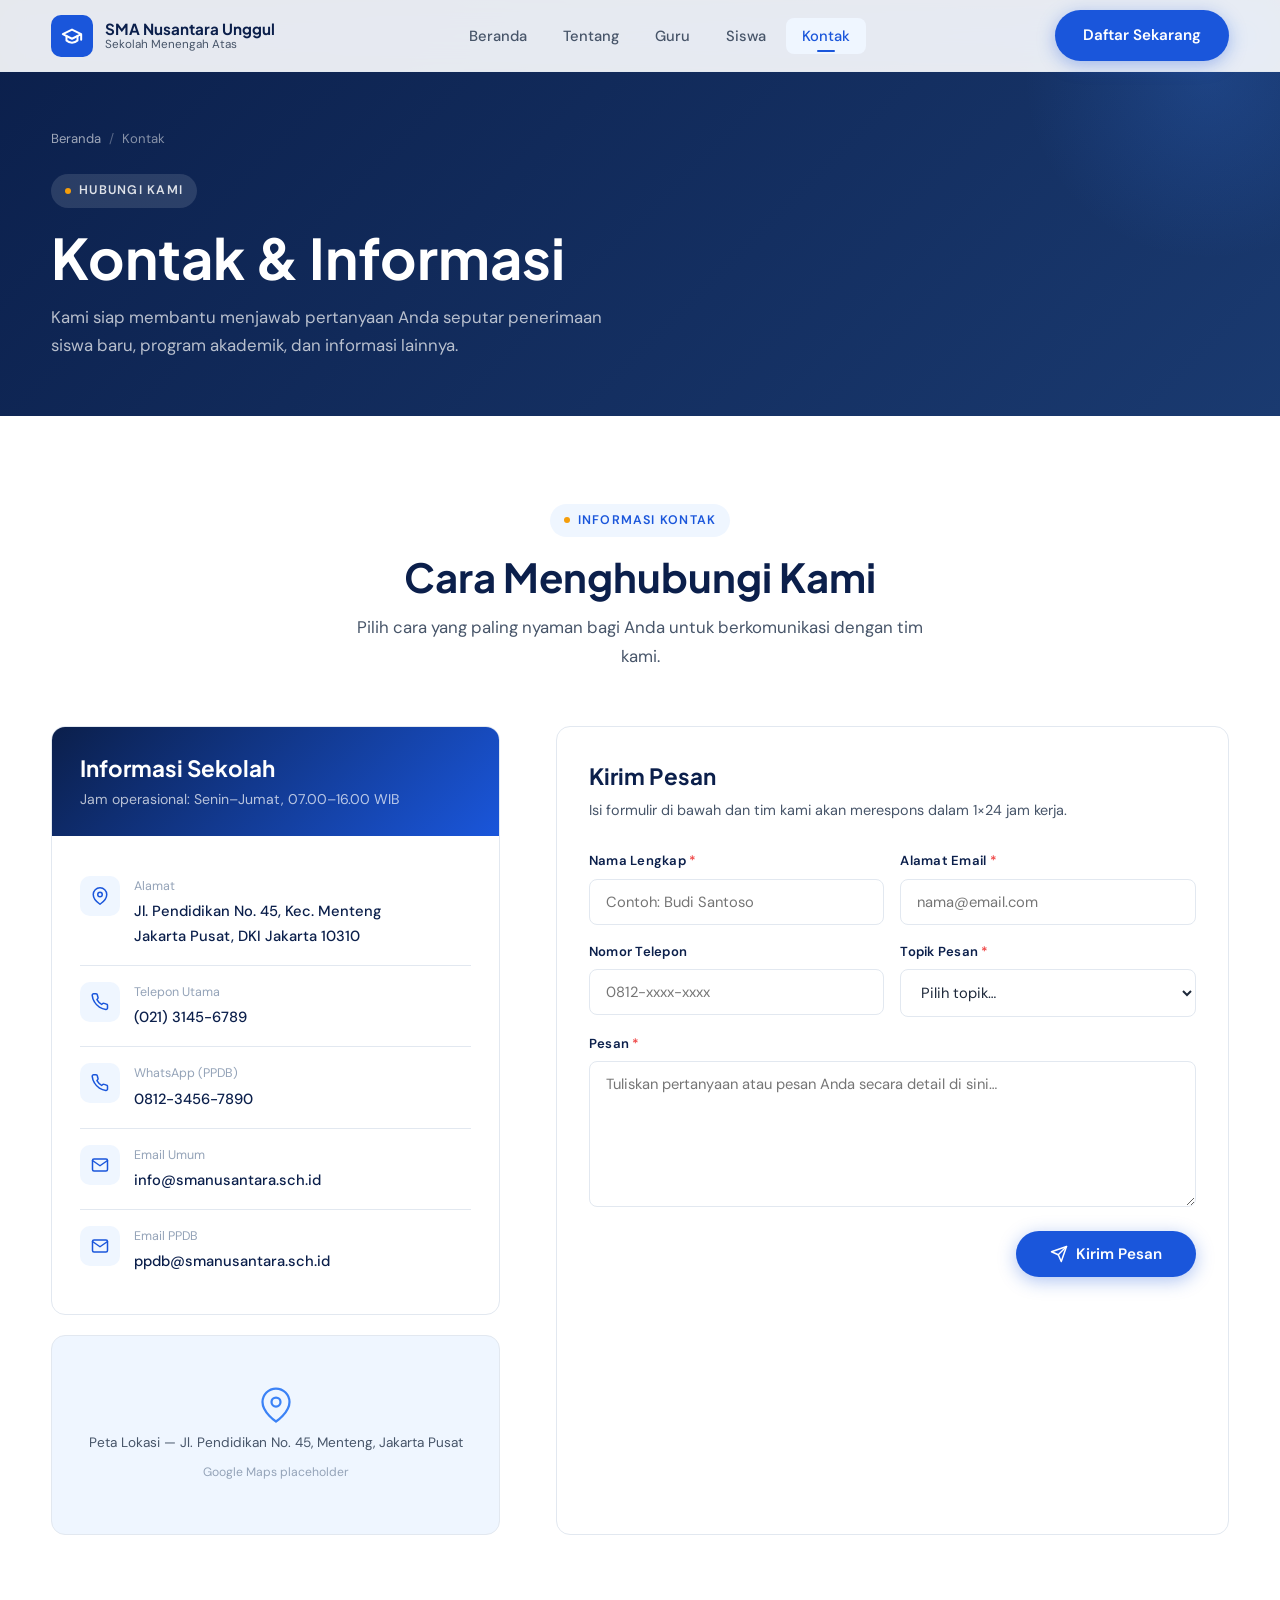
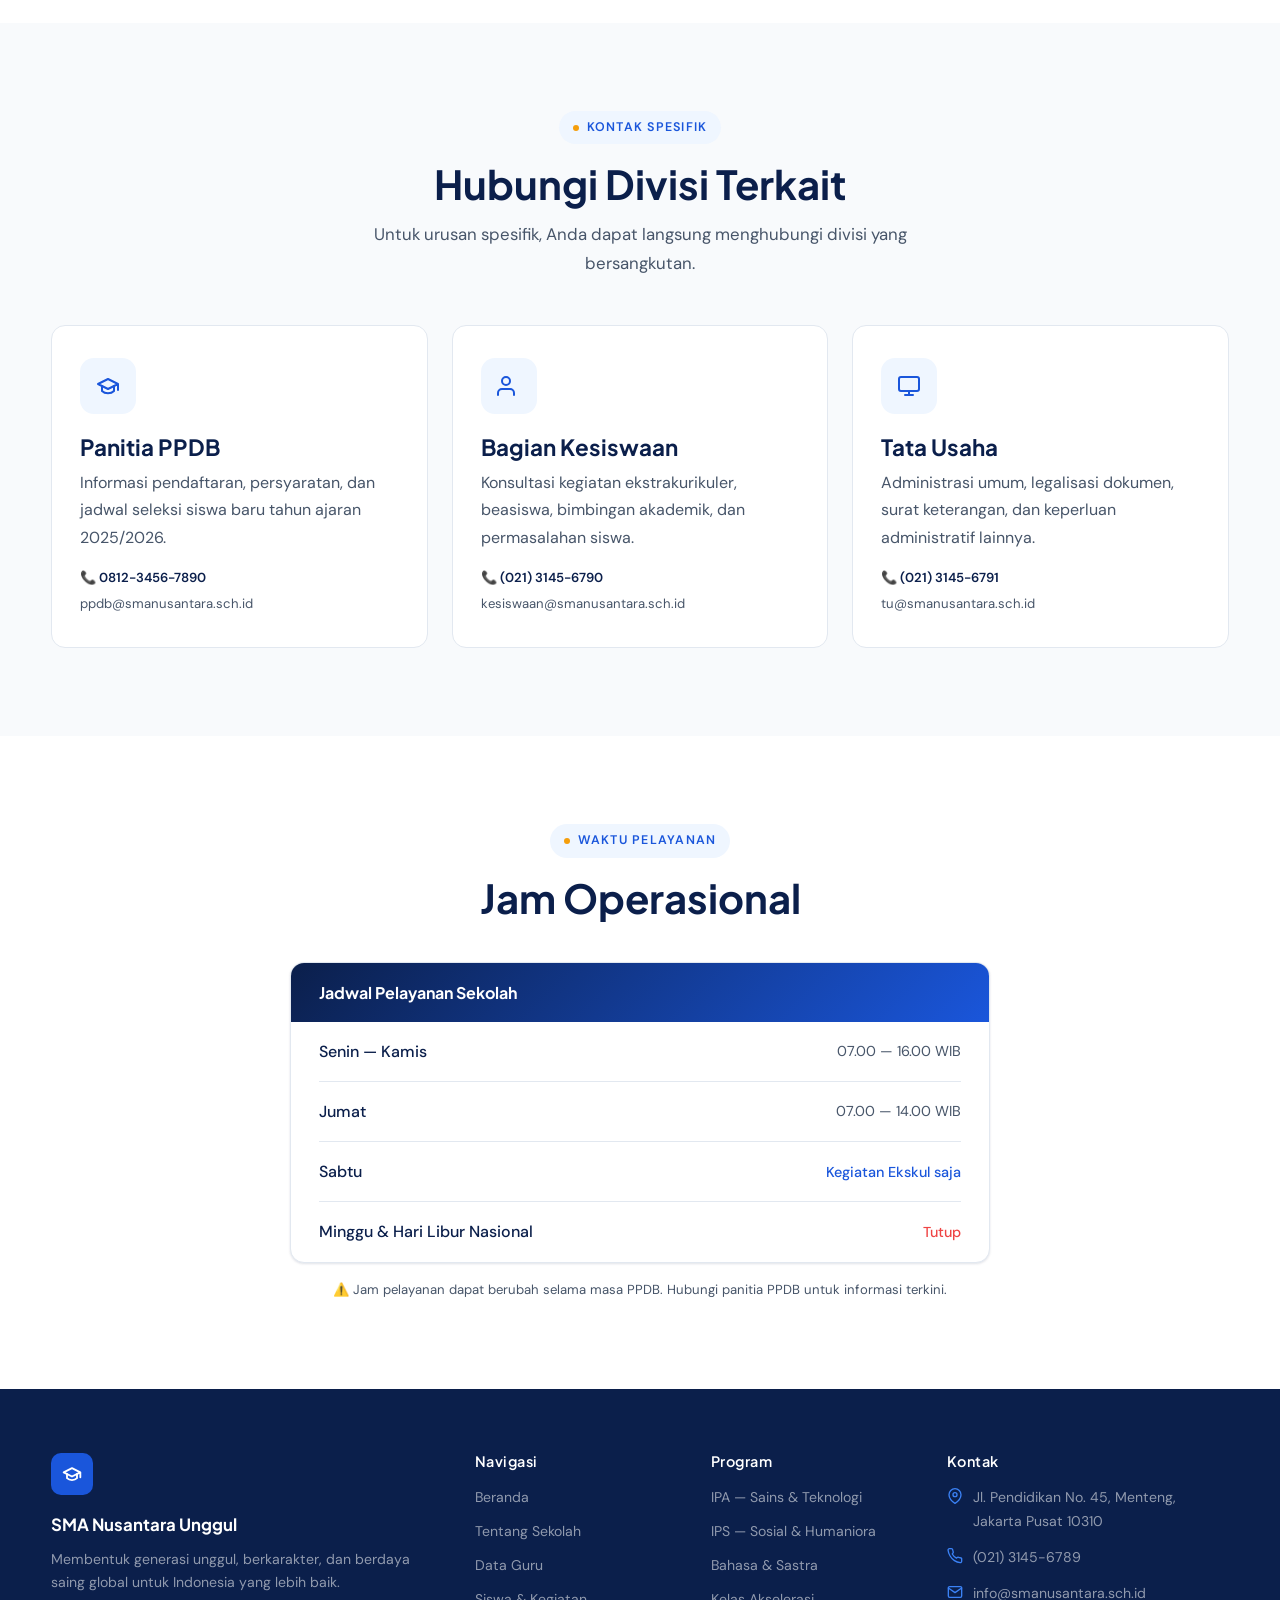
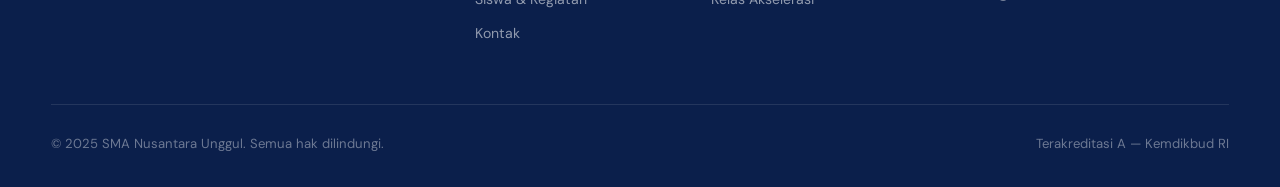
<file: template5/contact.html>
<!DOCTYPE html>
<html lang="id">
<head>
  <meta charset="UTF-8" />
  <meta name="viewport" content="width=device-width, initial-scale=1.0" />
  <title>Kontak — SMA Nusantara Unggul</title>
  <meta name="description" content="Hubungi SMA Nusantara Unggul untuk informasi pendaftaran, kemitraan, dan pertanyaan lainnya." />
  <link rel="preconnect" href="https://fonts.googleapis.com" />
  <link rel="preconnect" href="https://fonts.gstatic.com" crossorigin />
  <link href="https://fonts.googleapis.com/css2?family=Plus+Jakarta+Sans:wght@400;500;600;700;800&family=DM+Sans:wght@400;500;600&display=swap" rel="stylesheet" />
  <link rel="stylesheet" href="style.css" />
</head>
<body>

  <!-- ══ NAVBAR ══════════════════════════════════════════ -->
  <nav class="navbar" role="navigation" aria-label="Navigasi utama">
    <div class="navbar__inner">
      <a href="index.html" class="navbar__brand">
        <div class="navbar__logo-icon">
          <svg width="22" height="22" viewBox="0 0 24 24" fill="none" stroke="currentColor" stroke-width="2.2" stroke-linecap="round" stroke-linejoin="round">
            <path d="M22 10v6M2 10l10-5 10 5-10 5z"/><path d="M6 12v5c3 3 9 3 12 0v-5"/>
          </svg>
        </div>
        <div class="navbar__brand-text">
          <div class="navbar__school-name">SMA Nusantara Unggul</div>
          <div class="navbar__school-type">Sekolah Menengah Atas</div>
        </div>
      </a>
      <ul class="navbar__menu" role="list">
        <li><a href="index.html"    class="navbar__link">Beranda</a></li>
        <li><a href="about.html"    class="navbar__link">Tentang</a></li>
        <li><a href="teachers.html" class="navbar__link">Guru</a></li>
        <li><a href="students.html" class="navbar__link">Siswa</a></li>
        <li><a href="contact.html"  class="navbar__link active">Kontak</a></li>
      </ul>
      <a href="contact.html" class="btn btn-primary navbar__cta">Daftar Sekarang</a>
      <button class="navbar__hamburger" aria-label="Buka menu"><span></span><span></span><span></span></button>
    </div>
  </nav>
  <div class="navbar__mobile">
    <a href="index.html"    class="navbar__link">Beranda</a>
    <a href="about.html"    class="navbar__link">Tentang Sekolah</a>
    <a href="teachers.html" class="navbar__link">Data Guru</a>
    <a href="students.html" class="navbar__link">Siswa &amp; Kegiatan</a>
    <a href="contact.html"  class="navbar__link active">Kontak</a>
    <a href="contact.html"  class="btn btn-primary">Daftar Sekarang</a>
  </div>

  <!-- ══ PAGE HERO ════════════════════════════════════════ -->
  <section class="page-hero">
    <div class="container page-hero__inner">
      <nav class="breadcrumb" aria-label="Breadcrumb">
        <a href="index.html">Beranda</a>
        <span class="breadcrumb__sep">/</span>
        <span>Kontak</span>
      </nav>
      <span class="section-label">Hubungi Kami</span>
      <h1>Kontak &amp; Informasi</h1>
      <p>Kami siap membantu menjawab pertanyaan Anda seputar penerimaan siswa baru, program akademik, dan informasi lainnya.</p>
    </div>
  </section>

  <!-- ══ KONTAK UTAMA ══════════════════════════════════════ -->
  <section class="section" aria-labelledby="contact-main-title">
    <div class="container">
      <div class="text-center" style="margin-bottom:0;">
        <span class="section-label">Informasi Kontak</span>
        <h2 class="section-title" id="contact-main-title">Cara Menghubungi Kami</h2>
        <p class="section-sub">Pilih cara yang paling nyaman bagi Anda untuk berkomunikasi dengan tim kami.</p>
      </div>
      <div class="contact__grid">
        <!-- Info + Map -->
        <div>
          <div class="contact-info__card fade-up">
            <div class="contact-info__card-header">
              <h3>Informasi Sekolah</h3>
              <p>Jam operasional: Senin–Jumat, 07.00–16.00 WIB</p>
            </div>
            <div class="contact-info__items">
              <div class="contact-info__item">
                <div class="contact-info__item-icon">
                  <svg width="18" height="18" viewBox="0 0 24 24" fill="none" stroke="currentColor" stroke-width="2" stroke-linecap="round" stroke-linejoin="round"><path d="M21 10c0 7-9 13-9 13s-9-6-9-13a9 9 0 0118 0z"/><circle cx="12" cy="10" r="3"/></svg>
                </div>
                <div>
                  <div class="contact-info__item-label">Alamat</div>
                  <div class="contact-info__item-value">Jl. Pendidikan No. 45, Kec. Menteng<br>Jakarta Pusat, DKI Jakarta 10310</div>
                </div>
              </div>
              <div class="contact-info__item">
                <div class="contact-info__item-icon">
                  <svg width="18" height="18" viewBox="0 0 24 24" fill="none" stroke="currentColor" stroke-width="2" stroke-linecap="round" stroke-linejoin="round"><path d="M22 16.92v3a2 2 0 01-2.18 2 19.79 19.79 0 01-8.63-3.07A19.5 19.5 0 014.69 12 19.79 19.79 0 011.61 3.12 2 2 0 013.58 1h3a2 2 0 012 1.72c.127.96.361 1.903.7 2.81a2 2 0 01-.45 2.11L7.91 8.96a16 16 0 006.29 6.29l1.02-.92a2 2 0 012.11-.45c.907.339 1.85.573 2.81.7A2 2 0 0122 16.92z"/></svg>
                </div>
                <div>
                  <div class="contact-info__item-label">Telepon Utama</div>
                  <div class="contact-info__item-value">(021) 3145-6789</div>
                </div>
              </div>
              <div class="contact-info__item">
                <div class="contact-info__item-icon">
                  <svg width="18" height="18" viewBox="0 0 24 24" fill="none" stroke="currentColor" stroke-width="2" stroke-linecap="round" stroke-linejoin="round"><path d="M22 16.92v3a2 2 0 01-2.18 2 19.79 19.79 0 01-8.63-3.07A19.5 19.5 0 014.69 12 19.79 19.79 0 011.61 3.12 2 2 0 013.58 1h3a2 2 0 012 1.72c.127.96.361 1.903.7 2.81a2 2 0 01-.45 2.11L7.91 8.96a16 16 0 006.29 6.29l1.02-.92a2 2 0 012.11-.45c.907.339 1.85.573 2.81.7A2 2 0 0122 16.92z"/></svg>
                </div>
                <div>
                  <div class="contact-info__item-label">WhatsApp (PPDB)</div>
                  <div class="contact-info__item-value">0812-3456-7890</div>
                </div>
              </div>
              <div class="contact-info__item">
                <div class="contact-info__item-icon">
                  <svg width="18" height="18" viewBox="0 0 24 24" fill="none" stroke="currentColor" stroke-width="2" stroke-linecap="round" stroke-linejoin="round"><path d="M4 4h16c1.1 0 2 .9 2 2v12c0 1.1-.9 2-2 2H4c-1.1 0-2-.9-2-2V6c0-1.1.9-2 2-2z"/><polyline points="22,6 12,13 2,6"/></svg>
                </div>
                <div>
                  <div class="contact-info__item-label">Email Umum</div>
                  <div class="contact-info__item-value">info@smanusantara.sch.id</div>
                </div>
              </div>
              <div class="contact-info__item">
                <div class="contact-info__item-icon">
                  <svg width="18" height="18" viewBox="0 0 24 24" fill="none" stroke="currentColor" stroke-width="2" stroke-linecap="round" stroke-linejoin="round"><path d="M4 4h16c1.1 0 2 .9 2 2v12c0 1.1-.9 2-2 2H4c-1.1 0-2-.9-2-2V6c0-1.1.9-2 2-2z"/><polyline points="22,6 12,13 2,6"/></svg>
                </div>
                <div>
                  <div class="contact-info__item-label">Email PPDB</div>
                  <div class="contact-info__item-value">ppdb@smanusantara.sch.id</div>
                </div>
              </div>
            </div>
          </div>

          <div class="map-placeholder fade-up" role="img" aria-label="Peta lokasi sekolah">
            <svg width="36" height="36" viewBox="0 0 24 24" fill="none" stroke="currentColor" stroke-width="1.5" stroke-linecap="round" stroke-linejoin="round"><path d="M21 10c0 7-9 13-9 13s-9-6-9-13a9 9 0 0118 0z"/><circle cx="12" cy="10" r="3"/></svg>
            <p>Peta Lokasi — Jl. Pendidikan No. 45, Menteng, Jakarta Pusat</p>
            <span style="font-size:.76rem;color:var(--clr-gray-400);">Google Maps placeholder</span>
          </div>
        </div>

        <!-- Form -->
        <div class="contact-form-card fade-up">
          <h3>Kirim Pesan</h3>
          <p>Isi formulir di bawah dan tim kami akan merespons dalam 1×24 jam kerja.</p>

          <div id="formSuccess" class="form-success">
            ✅ Pesan Anda berhasil dikirim! Kami akan segera menghubungi Anda.
          </div>

          <form id="contactForm" novalidate aria-label="Formulir kontak">
            <div class="form-grid">
              <div class="form-group">
                <label for="name">Nama Lengkap <span aria-hidden="true" style="color:#EF4444;">*</span></label>
                <input type="text" id="name" name="name" placeholder="Contoh: Budi Santoso" autocomplete="name" />
              </div>
              <div class="form-group">
                <label for="email">Alamat Email <span aria-hidden="true" style="color:#EF4444;">*</span></label>
                <input type="email" id="email" name="email" placeholder="nama@email.com" autocomplete="email" />
              </div>
              <div class="form-group">
                <label for="phone">Nomor Telepon</label>
                <input type="tel" id="phone" name="phone" placeholder="0812-xxxx-xxxx" autocomplete="tel" />
              </div>
              <div class="form-group">
                <label for="subject">Topik Pesan <span aria-hidden="true" style="color:#EF4444;">*</span></label>
                <select id="subject" name="subject">
                  <option value="">Pilih topik…</option>
                  <option value="ppdb">Pendaftaran Siswa Baru (PPDB)</option>
                  <option value="akademik">Informasi Akademik</option>
                  <option value="ekskul">Kegiatan &amp; Ekstrakurikuler</option>
                  <option value="beasiswa">Program Beasiswa</option>
                  <option value="kunjungan">Kunjungan Sekolah</option>
                  <option value="kerjasama">Kemitraan &amp; Kerja Sama</option>
                  <option value="lainnya">Pertanyaan Lainnya</option>
                </select>
              </div>
              <div class="form-group full-width">
                <label for="message">Pesan <span aria-hidden="true" style="color:#EF4444;">*</span></label>
                <textarea id="message" name="message" rows="6" placeholder="Tuliskan pertanyaan atau pesan Anda secara detail di sini…"></textarea>
              </div>
              <div class="form-submit">
                <button type="submit" class="btn btn-primary">
                  <svg width="18" height="18" viewBox="0 0 24 24" fill="none" stroke="currentColor" stroke-width="2" stroke-linecap="round" stroke-linejoin="round"><line x1="22" y1="2" x2="11" y2="13"/><polygon points="22 2 15 22 11 13 2 9 22 2"/></svg>
                  Kirim Pesan
                </button>
              </div>
            </div>
          </form>
        </div>
      </div>
    </div>
  </section>

  <!-- ══ KONTAK DIVISI ════════════════════════════════════ -->
  <section class="section section-alt" aria-labelledby="division-title">
    <div class="container">
      <div class="text-center">
        <span class="section-label">Kontak Spesifik</span>
        <h2 class="section-title" id="division-title">Hubungi Divisi Terkait</h2>
        <p class="section-sub">Untuk urusan spesifik, Anda dapat langsung menghubungi divisi yang bersangkutan.</p>
      </div>
      <div class="features__grid" style="margin-top:48px;">
        <div class="feature-card fade-up">
          <div class="feature-card__icon">
            <svg width="24" height="24" viewBox="0 0 24 24" fill="none" stroke="currentColor" stroke-width="2" stroke-linecap="round" stroke-linejoin="round"><path d="M22 10v6M2 10l10-5 10 5-10 5z"/><path d="M6 12v5c3 3 9 3 12 0v-5"/></svg>
          </div>
          <h3>Panitia PPDB</h3>
          <p>Informasi pendaftaran, persyaratan, dan jadwal seleksi siswa baru tahun ajaran 2025/2026.</p>
          <div style="margin-top:16px;">
            <div style="font-size:.82rem;font-weight:600;color:var(--clr-navy);margin-bottom:4px;">📞 0812-3456-7890</div>
            <div style="font-size:.82rem;color:var(--clr-gray-600);">ppdb@smanusantara.sch.id</div>
          </div>
        </div>
        <div class="feature-card fade-up">
          <div class="feature-card__icon">
            <svg width="24" height="24" viewBox="0 0 24 24" fill="none" stroke="currentColor" stroke-width="2" stroke-linecap="round" stroke-linejoin="round"><path d="M17 21v-2a4 4 0 00-4-4H5a4 4 0 00-4 4v2"/><circle cx="9" cy="7" r="4"/></svg>
          </div>
          <h3>Bagian Kesiswaan</h3>
          <p>Konsultasi kegiatan ekstrakurikuler, beasiswa, bimbingan akademik, dan permasalahan siswa.</p>
          <div style="margin-top:16px;">
            <div style="font-size:.82rem;font-weight:600;color:var(--clr-navy);margin-bottom:4px;">📞 (021) 3145-6790</div>
            <div style="font-size:.82rem;color:var(--clr-gray-600);">kesiswaan@smanusantara.sch.id</div>
          </div>
        </div>
        <div class="feature-card fade-up">
          <div class="feature-card__icon">
            <svg width="24" height="24" viewBox="0 0 24 24" fill="none" stroke="currentColor" stroke-width="2" stroke-linecap="round" stroke-linejoin="round"><rect x="2" y="3" width="20" height="14" rx="2"/><path d="M8 21h8M12 17v4"/></svg>
          </div>
          <h3>Tata Usaha</h3>
          <p>Administrasi umum, legalisasi dokumen, surat keterangan, dan keperluan administratif lainnya.</p>
          <div style="margin-top:16px;">
            <div style="font-size:.82rem;font-weight:600;color:var(--clr-navy);margin-bottom:4px;">📞 (021) 3145-6791</div>
            <div style="font-size:.82rem;color:var(--clr-gray-600);">tu@smanusantara.sch.id</div>
          </div>
        </div>
      </div>
    </div>
  </section>

  <!-- ══ JAM OPERASIONAL ══════════════════════════════════ -->
  <section class="section" aria-labelledby="schedule-title">
    <div class="container" style="max-width:700px;">
      <div class="text-center">
        <span class="section-label">Waktu Pelayanan</span>
        <h2 class="section-title" id="schedule-title">Jam Operasional</h2>
      </div>
      <div style="margin-top:40px;background:var(--clr-white);border:1px solid var(--clr-gray-200);border-radius:var(--radius-md);overflow:hidden;box-shadow:var(--shadow-sm);">
        <div style="background:linear-gradient(135deg,var(--clr-navy),var(--clr-blue));padding:20px 28px;">
          <h3 style="color:white;font-size:1rem;margin:0;">Jadwal Pelayanan Sekolah</h3>
        </div>
        <div style="padding:0 28px;">
          <div style="display:flex;justify-content:space-between;align-items:center;padding:16px 0;border-bottom:1px solid var(--clr-gray-200);">
            <span style="font-weight:500;color:var(--clr-navy);">Senin — Kamis</span>
            <span style="color:var(--clr-gray-600);font-size:.9rem;">07.00 — 16.00 WIB</span>
          </div>
          <div style="display:flex;justify-content:space-between;align-items:center;padding:16px 0;border-bottom:1px solid var(--clr-gray-200);">
            <span style="font-weight:500;color:var(--clr-navy);">Jumat</span>
            <span style="color:var(--clr-gray-600);font-size:.9rem;">07.00 — 14.00 WIB</span>
          </div>
          <div style="display:flex;justify-content:space-between;align-items:center;padding:16px 0;border-bottom:1px solid var(--clr-gray-200);">
            <span style="font-weight:500;color:var(--clr-navy);">Sabtu</span>
            <span style="color:var(--clr-blue);font-size:.9rem;font-weight:500;">Kegiatan Ekskul saja</span>
          </div>
          <div style="display:flex;justify-content:space-between;align-items:center;padding:16px 0;">
            <span style="font-weight:500;color:var(--clr-navy);">Minggu &amp; Hari Libur Nasional</span>
            <span style="color:#EF4444;font-size:.9rem;font-weight:500;">Tutup</span>
          </div>
        </div>
      </div>
      <p style="text-align:center;font-size:.82rem;margin-top:16px;">⚠️ Jam pelayanan dapat berubah selama masa PPDB. Hubungi panitia PPDB untuk informasi terkini.</p>
    </div>
  </section>

  <!-- ══ FOOTER ════════════════════════════════════════════ -->
  <footer class="footer" role="contentinfo">
    <div class="container">
      <div class="footer__grid">
        <div class="footer__brand">
          <div class="navbar__logo-icon">
            <svg width="20" height="20" viewBox="0 0 24 24" fill="none" stroke="currentColor" stroke-width="2.2" stroke-linecap="round" stroke-linejoin="round">
              <path d="M22 10v6M2 10l10-5 10 5-10 5z"/><path d="M6 12v5c3 3 9 3 12 0v-5"/>
            </svg>
          </div>
          <div class="footer__brand-name">SMA Nusantara Unggul</div>
          <p>Membentuk generasi unggul, berkarakter, dan berdaya saing global untuk Indonesia yang lebih baik.</p>
        </div>
        <div class="footer__col">
          <h4>Navigasi</h4>
          <a href="index.html">Beranda</a>
          <a href="about.html">Tentang Sekolah</a>
          <a href="teachers.html">Data Guru</a>
          <a href="students.html">Siswa &amp; Kegiatan</a>
          <a href="contact.html">Kontak</a>
        </div>
        <div class="footer__col">
          <h4>Program</h4>
          <a href="#">IPA — Sains &amp; Teknologi</a>
          <a href="#">IPS — Sosial &amp; Humaniora</a>
          <a href="#">Bahasa &amp; Sastra</a>
          <a href="#">Kelas Akselerasi</a>
        </div>
        <div class="footer__col">
          <h4>Kontak</h4>
          <div class="footer__contact-item">
            <svg width="16" height="16" viewBox="0 0 24 24" fill="none" stroke="currentColor" stroke-width="2" stroke-linecap="round" stroke-linejoin="round"><path d="M21 10c0 7-9 13-9 13s-9-6-9-13a9 9 0 0118 0z"/><circle cx="12" cy="10" r="3"/></svg>
            Jl. Pendidikan No. 45, Menteng, Jakarta Pusat 10310
          </div>
          <div class="footer__contact-item">
            <svg width="16" height="16" viewBox="0 0 24 24" fill="none" stroke="currentColor" stroke-width="2" stroke-linecap="round" stroke-linejoin="round"><path d="M22 16.92v3a2 2 0 01-2.18 2 19.79 19.79 0 01-8.63-3.07A19.5 19.5 0 014.69 12 19.79 19.79 0 011.61 3.12 2 2 0 013.58 1h3a2 2 0 012 1.72c.127.96.361 1.903.7 2.81a2 2 0 01-.45 2.11L7.91 8.96a16 16 0 006.29 6.29l1.02-.92a2 2 0 012.11-.45c.907.339 1.85.573 2.81.7A2 2 0 0122 16.92z"/></svg>
            (021) 3145-6789
          </div>
          <div class="footer__contact-item">
            <svg width="16" height="16" viewBox="0 0 24 24" fill="none" stroke="currentColor" stroke-width="2" stroke-linecap="round" stroke-linejoin="round"><path d="M4 4h16c1.1 0 2 .9 2 2v12c0 1.1-.9 2-2 2H4c-1.1 0-2-.9-2-2V6c0-1.1.9-2 2-2z"/><polyline points="22,6 12,13 2,6"/></svg>
            info@smanusantara.sch.id
          </div>
        </div>
      </div>
      <hr class="footer__divider" />
      <div class="footer__bottom">
        <span>&copy; 2025 SMA Nusantara Unggul. Semua hak dilindungi.</span>
        <span>Terakreditasi A — Kemdikbud RI</span>
      </div>
    </div>
  </footer>

  <script src="script.js"></script>
</body>
</html>
</file>
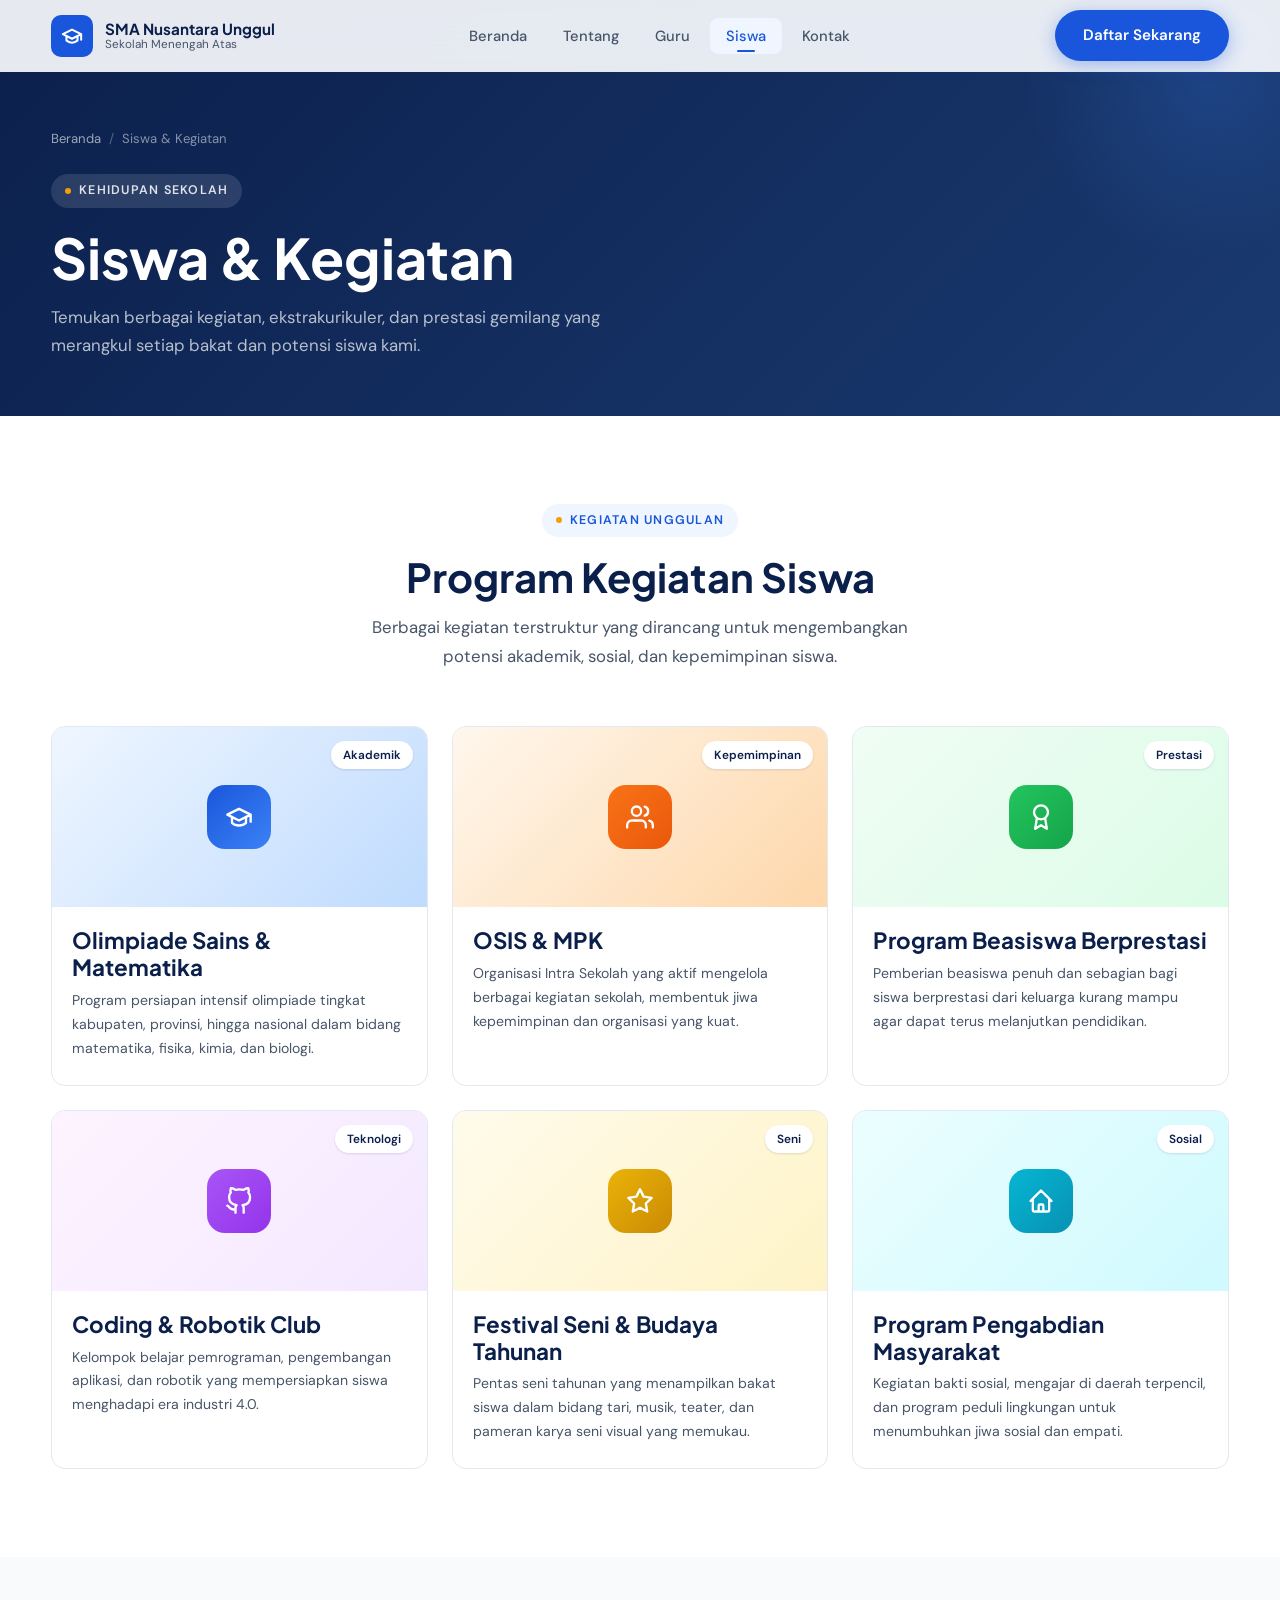
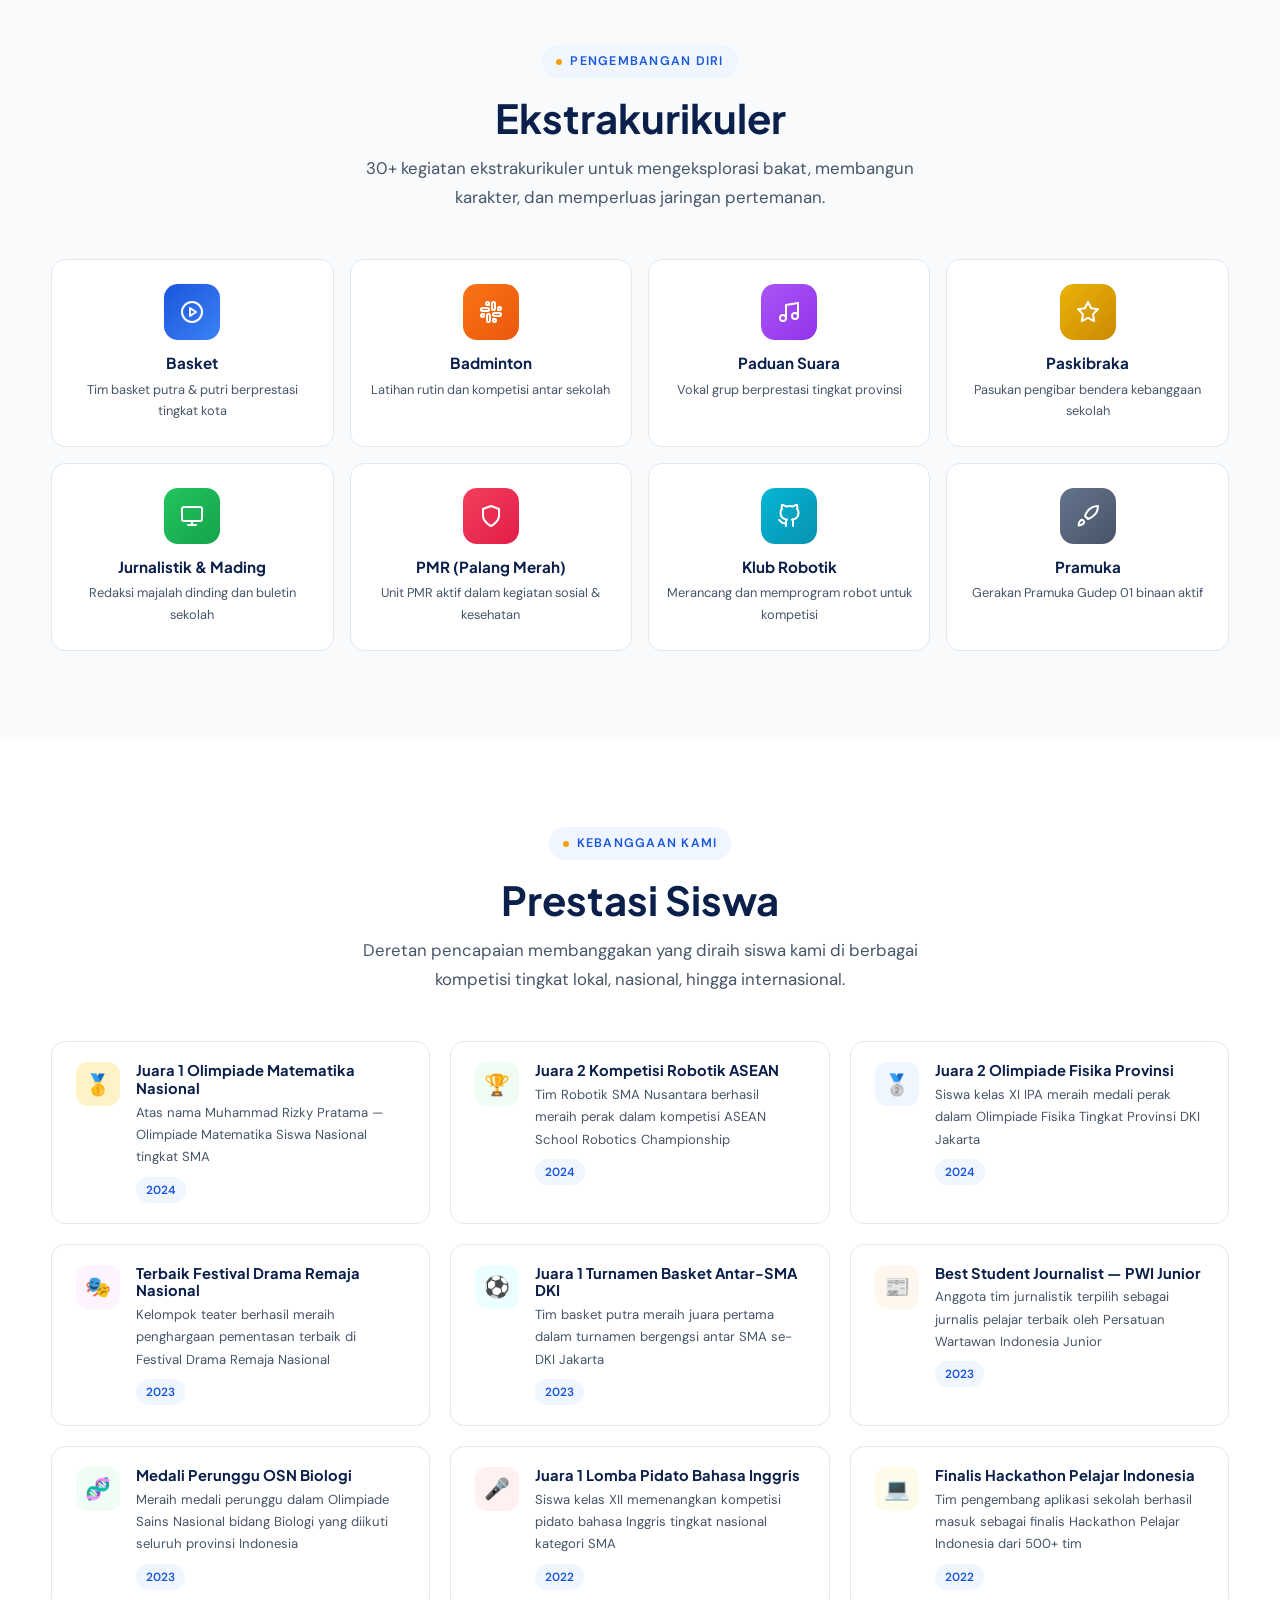
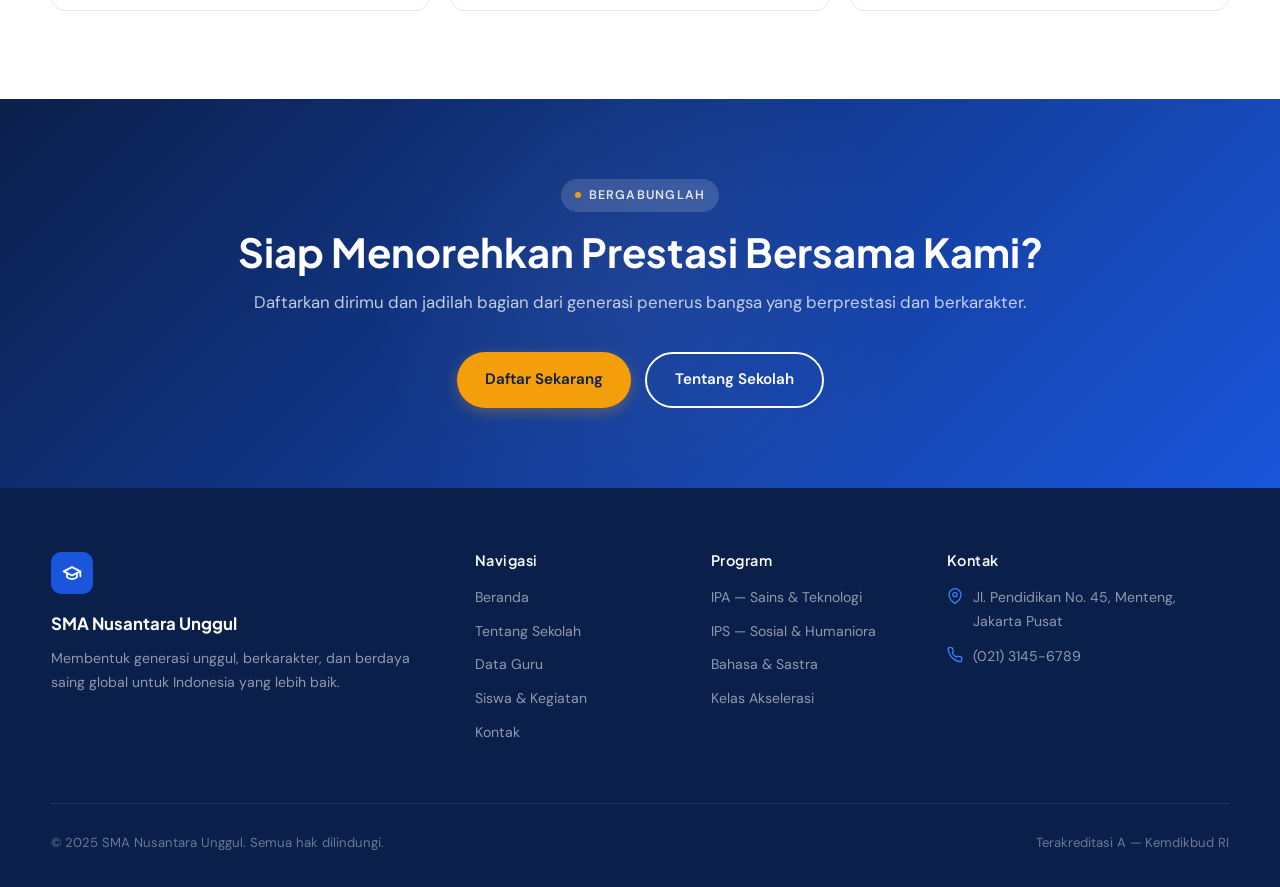
<file: template5/students.html>
<!DOCTYPE html>
<html lang="id">
<head>
  <meta charset="UTF-8" />
  <meta name="viewport" content="width=device-width, initial-scale=1.0" />
  <title>Siswa &amp; Kegiatan — SMA Nusantara Unggul</title>
  <meta name="description" content="Kegiatan, ekstrakurikuler, dan prestasi siswa SMA Nusantara Unggul yang membanggakan." />
  <link rel="preconnect" href="https://fonts.googleapis.com" />
  <link rel="preconnect" href="https://fonts.gstatic.com" crossorigin />
  <link href="https://fonts.googleapis.com/css2?family=Plus+Jakarta+Sans:wght@400;500;600;700;800&family=DM+Sans:wght@400;500;600&display=swap" rel="stylesheet" />
  <link rel="stylesheet" href="style.css" />
</head>
<body>

  <!-- ══ NAVBAR ══════════════════════════════════════════ -->
  <nav class="navbar" role="navigation" aria-label="Navigasi utama">
    <div class="navbar__inner">
      <a href="index.html" class="navbar__brand">
        <div class="navbar__logo-icon">
          <svg width="22" height="22" viewBox="0 0 24 24" fill="none" stroke="currentColor" stroke-width="2.2" stroke-linecap="round" stroke-linejoin="round">
            <path d="M22 10v6M2 10l10-5 10 5-10 5z"/><path d="M6 12v5c3 3 9 3 12 0v-5"/>
          </svg>
        </div>
        <div class="navbar__brand-text">
          <div class="navbar__school-name">SMA Nusantara Unggul</div>
          <div class="navbar__school-type">Sekolah Menengah Atas</div>
        </div>
      </a>
      <ul class="navbar__menu" role="list">
        <li><a href="index.html"    class="navbar__link">Beranda</a></li>
        <li><a href="about.html"    class="navbar__link">Tentang</a></li>
        <li><a href="teachers.html" class="navbar__link">Guru</a></li>
        <li><a href="students.html" class="navbar__link active">Siswa</a></li>
        <li><a href="contact.html"  class="navbar__link">Kontak</a></li>
      </ul>
      <a href="contact.html" class="btn btn-primary navbar__cta">Daftar Sekarang</a>
      <button class="navbar__hamburger" aria-label="Buka menu"><span></span><span></span><span></span></button>
    </div>
  </nav>
  <div class="navbar__mobile">
    <a href="index.html"    class="navbar__link">Beranda</a>
    <a href="about.html"    class="navbar__link">Tentang Sekolah</a>
    <a href="teachers.html" class="navbar__link">Data Guru</a>
    <a href="students.html" class="navbar__link active">Siswa &amp; Kegiatan</a>
    <a href="contact.html"  class="navbar__link">Kontak</a>
    <a href="contact.html"  class="btn btn-primary">Daftar Sekarang</a>
  </div>

  <!-- ══ PAGE HERO ════════════════════════════════════════ -->
  <section class="page-hero">
    <div class="container page-hero__inner">
      <nav class="breadcrumb" aria-label="Breadcrumb">
        <a href="index.html">Beranda</a>
        <span class="breadcrumb__sep">/</span>
        <span>Siswa &amp; Kegiatan</span>
      </nav>
      <span class="section-label">Kehidupan Sekolah</span>
      <h1>Siswa &amp; Kegiatan</h1>
      <p>Temukan berbagai kegiatan, ekstrakurikuler, dan prestasi gemilang yang merangkul setiap bakat dan potensi siswa kami.</p>
    </div>
  </section>

  <!-- ══ KEGIATAN SISWA ══════════════════════════════════ -->
  <section class="section" aria-labelledby="activities-title">
    <div class="container">
      <div class="text-center">
        <span class="section-label">Kegiatan Unggulan</span>
        <h2 class="section-title" id="activities-title">Program Kegiatan Siswa</h2>
        <p class="section-sub">Berbagai kegiatan terstruktur yang dirancang untuk mengembangkan potensi akademik, sosial, dan kepemimpinan siswa.</p>
      </div>
      <div class="activities__grid">
        <div class="activity-card fade-up">
          <div class="activity-card__img" style="background:linear-gradient(135deg,#EFF6FF,#BFDBFE);">
            <div class="activity-card__img-icon" style="background:linear-gradient(135deg,#1A56DB,#3B82F6);">
              <svg width="28" height="28" viewBox="0 0 24 24" fill="none" stroke="currentColor" stroke-width="2" stroke-linecap="round" stroke-linejoin="round"><path d="M22 10v6M2 10l10-5 10 5-10 5z"/><path d="M6 12v5c3 3 9 3 12 0v-5"/></svg>
            </div>
            <span class="activity-card__badge">Akademik</span>
          </div>
          <div class="activity-card__body">
            <h3>Olimpiade Sains &amp; Matematika</h3>
            <p>Program persiapan intensif olimpiade tingkat kabupaten, provinsi, hingga nasional dalam bidang matematika, fisika, kimia, dan biologi.</p>
          </div>
        </div>
        <div class="activity-card fade-up">
          <div class="activity-card__img" style="background:linear-gradient(135deg,#FFF7ED,#FED7AA);">
            <div class="activity-card__img-icon" style="background:linear-gradient(135deg,#F97316,#EA580C);">
              <svg width="28" height="28" viewBox="0 0 24 24" fill="none" stroke="currentColor" stroke-width="2" stroke-linecap="round" stroke-linejoin="round"><path d="M17 21v-2a4 4 0 00-4-4H5a4 4 0 00-4 4v2"/><circle cx="9" cy="7" r="4"/><path d="M23 21v-2a4 4 0 00-3-3.87M16 3.13a4 4 0 010 7.75"/></svg>
            </div>
            <span class="activity-card__badge">Kepemimpinan</span>
          </div>
          <div class="activity-card__body">
            <h3>OSIS &amp; MPK</h3>
            <p>Organisasi Intra Sekolah yang aktif mengelola berbagai kegiatan sekolah, membentuk jiwa kepemimpinan dan organisasi yang kuat.</p>
          </div>
        </div>
        <div class="activity-card fade-up">
          <div class="activity-card__img" style="background:linear-gradient(135deg,#F0FDF4,#DCFCE7);">
            <div class="activity-card__img-icon" style="background:linear-gradient(135deg,#22C55E,#16A34A);">
              <svg width="28" height="28" viewBox="0 0 24 24" fill="none" stroke="currentColor" stroke-width="2" stroke-linecap="round" stroke-linejoin="round"><circle cx="12" cy="8" r="6"/><path d="M15.477 12.89L17 22l-5-3-5 3 1.523-9.11"/></svg>
            </div>
            <span class="activity-card__badge">Prestasi</span>
          </div>
          <div class="activity-card__body">
            <h3>Program Beasiswa Berprestasi</h3>
            <p>Pemberian beasiswa penuh dan sebagian bagi siswa berprestasi dari keluarga kurang mampu agar dapat terus melanjutkan pendidikan.</p>
          </div>
        </div>
        <div class="activity-card fade-up">
          <div class="activity-card__img" style="background:linear-gradient(135deg,#FDF4FF,#F3E8FF);">
            <div class="activity-card__img-icon" style="background:linear-gradient(135deg,#A855F7,#9333EA);">
              <svg width="28" height="28" viewBox="0 0 24 24" fill="none" stroke="currentColor" stroke-width="2" stroke-linecap="round" stroke-linejoin="round"><path d="M9 19c-5 1.5-5-2.5-7-3m14 6v-3.87a3.37 3.37 0 00-.94-2.61c3.14-.35 6.44-1.54 6.44-7A5.44 5.44 0 0020 4.77 5.07 5.07 0 0019.91 1S18.73.65 16 2.48a13.38 13.38 0 00-7 0C6.27.65 5.09 1 5.09 1A5.07 5.07 0 005 4.77a5.44 5.44 0 00-1.5 3.78c0 5.42 3.3 6.61 6.44 7A3.37 3.37 0 009 18.13V22"/></svg>
            </div>
            <span class="activity-card__badge">Teknologi</span>
          </div>
          <div class="activity-card__body">
            <h3>Coding &amp; Robotik Club</h3>
            <p>Kelompok belajar pemrograman, pengembangan aplikasi, dan robotik yang mempersiapkan siswa menghadapi era industri 4.0.</p>
          </div>
        </div>
        <div class="activity-card fade-up">
          <div class="activity-card__img" style="background:linear-gradient(135deg,#FFFBEB,#FEF3C7);">
            <div class="activity-card__img-icon" style="background:linear-gradient(135deg,#EAB308,#CA8A04);">
              <svg width="28" height="28" viewBox="0 0 24 24" fill="none" stroke="currentColor" stroke-width="2" stroke-linecap="round" stroke-linejoin="round"><polygon points="12 2 15.09 8.26 22 9.27 17 14.14 18.18 21.02 12 17.77 5.82 21.02 7 14.14 2 9.27 8.91 8.26 12 2"/></svg>
            </div>
            <span class="activity-card__badge">Seni</span>
          </div>
          <div class="activity-card__body">
            <h3>Festival Seni &amp; Budaya Tahunan</h3>
            <p>Pentas seni tahunan yang menampilkan bakat siswa dalam bidang tari, musik, teater, dan pameran karya seni visual yang memukau.</p>
          </div>
        </div>
        <div class="activity-card fade-up">
          <div class="activity-card__img" style="background:linear-gradient(135deg,#ECFEFF,#CFFAFE);">
            <div class="activity-card__img-icon" style="background:linear-gradient(135deg,#06B6D4,#0891B2);">
              <svg width="28" height="28" viewBox="0 0 24 24" fill="none" stroke="currentColor" stroke-width="2" stroke-linecap="round" stroke-linejoin="round"><path d="M3 12l2-2m0 0l7-7 7 7M5 10v10a1 1 0 001 1h3m10-11l2 2m-2-2v10a1 1 0 01-1 1h-3m-6 0a1 1 0 001-1v-4a1 1 0 011-1h2a1 1 0 011 1v4a1 1 0 001 1m-6 0h6"/></svg>
            </div>
            <span class="activity-card__badge">Sosial</span>
          </div>
          <div class="activity-card__body">
            <h3>Program Pengabdian Masyarakat</h3>
            <p>Kegiatan bakti sosial, mengajar di daerah terpencil, dan program peduli lingkungan untuk menumbuhkan jiwa sosial dan empati.</p>
          </div>
        </div>
      </div>
    </div>
  </section>

  <!-- ══ EKSTRAKURIKULER ══════════════════════════════════ -->
  <section class="section section-alt" aria-labelledby="ekskul-title">
    <div class="container">
      <div class="text-center">
        <span class="section-label">Pengembangan Diri</span>
        <h2 class="section-title" id="ekskul-title">Ekstrakurikuler</h2>
        <p class="section-sub">30+ kegiatan ekstrakurikuler untuk mengeksplorasi bakat, membangun karakter, dan memperluas jaringan pertemanan.</p>
      </div>
      <div class="ekskul__grid">
        <div class="ekskul-card fade-up">
          <div class="ekskul-card__icon" style="background:linear-gradient(135deg,#1A56DB,#3B82F6);">
            <svg width="24" height="24" viewBox="0 0 24 24" fill="none" stroke="currentColor" stroke-width="2" stroke-linecap="round" stroke-linejoin="round"><circle cx="12" cy="12" r="10"/><polygon points="10 8 16 12 10 16 10 8"/></svg>
          </div>
          <h4>Basket</h4>
          <p>Tim basket putra &amp; putri berprestasi tingkat kota</p>
        </div>
        <div class="ekskul-card fade-up">
          <div class="ekskul-card__icon" style="background:linear-gradient(135deg,#F97316,#EA580C);">
            <svg width="24" height="24" viewBox="0 0 24 24" fill="none" stroke="currentColor" stroke-width="2" stroke-linecap="round" stroke-linejoin="round"><path d="M14.5 10c-.83 0-1.5-.67-1.5-1.5v-5c0-.83.67-1.5 1.5-1.5s1.5.67 1.5 1.5v5c0 .83-.67 1.5-1.5 1.5z"/><path d="M20.5 10H19V8.5c0-.83.67-1.5 1.5-1.5s1.5.67 1.5 1.5-.67 1.5-1.5 1.5z"/><path d="M9.5 14c.83 0 1.5.67 1.5 1.5v5c0 .83-.67 1.5-1.5 1.5S8 21.33 8 20.5v-5c0-.83.67-1.5 1.5-1.5z"/><path d="M3.5 14H5v1.5c0 .83-.67 1.5-1.5 1.5S2 16.33 2 15.5 2.67 14 3.5 14z"/><path d="M14 14.5c0-.83.67-1.5 1.5-1.5h5c.83 0 1.5.67 1.5 1.5s-.67 1.5-1.5 1.5h-5c-.83 0-1.5-.67-1.5-1.5z"/><path d="M15.5 19H14v1.5c0 .83.67 1.5 1.5 1.5s1.5-.67 1.5-1.5-.67-1.5-1.5-1.5z"/><path d="M10 9.5C10 8.67 9.33 8 8.5 8h-5C2.67 8 2 8.67 2 9.5S2.67 11 3.5 11h5c.83 0 1.5-.67 1.5-1.5z"/><path d="M8.5 5H10V3.5C10 2.67 9.33 2 8.5 2S7 2.67 7 3.5 7.67 5 8.5 5z"/></svg>
          </div>
          <h4>Badminton</h4>
          <p>Latihan rutin dan kompetisi antar sekolah</p>
        </div>
        <div class="ekskul-card fade-up">
          <div class="ekskul-card__icon" style="background:linear-gradient(135deg,#A855F7,#9333EA);">
            <svg width="24" height="24" viewBox="0 0 24 24" fill="none" stroke="currentColor" stroke-width="2" stroke-linecap="round" stroke-linejoin="round"><path d="M9 18V5l12-2v13"/><circle cx="6" cy="18" r="3"/><circle cx="18" cy="16" r="3"/></svg>
          </div>
          <h4>Paduan Suara</h4>
          <p>Vokal grup berprestasi tingkat provinsi</p>
        </div>
        <div class="ekskul-card fade-up">
          <div class="ekskul-card__icon" style="background:linear-gradient(135deg,#EAB308,#CA8A04);">
            <svg width="24" height="24" viewBox="0 0 24 24" fill="none" stroke="currentColor" stroke-width="2" stroke-linecap="round" stroke-linejoin="round"><polygon points="12 2 15.09 8.26 22 9.27 17 14.14 18.18 21.02 12 17.77 5.82 21.02 7 14.14 2 9.27 8.91 8.26 12 2"/></svg>
          </div>
          <h4>Paskibraka</h4>
          <p>Pasukan pengibar bendera kebanggaan sekolah</p>
        </div>
        <div class="ekskul-card fade-up">
          <div class="ekskul-card__icon" style="background:linear-gradient(135deg,#22C55E,#16A34A);">
            <svg width="24" height="24" viewBox="0 0 24 24" fill="none" stroke="currentColor" stroke-width="2" stroke-linecap="round" stroke-linejoin="round"><rect x="2" y="3" width="20" height="14" rx="2"/><path d="M8 21h8M12 17v4"/></svg>
          </div>
          <h4>Jurnalistik &amp; Mading</h4>
          <p>Redaksi majalah dinding dan buletin sekolah</p>
        </div>
        <div class="ekskul-card fade-up">
          <div class="ekskul-card__icon" style="background:linear-gradient(135deg,#F43F5E,#E11D48);">
            <svg width="24" height="24" viewBox="0 0 24 24" fill="none" stroke="currentColor" stroke-width="2" stroke-linecap="round" stroke-linejoin="round"><path d="M12 22s8-4 8-10V5l-8-3-8 3v7c0 6 8 10 8 10z"/></svg>
          </div>
          <h4>PMR (Palang Merah)</h4>
          <p>Unit PMR aktif dalam kegiatan sosial &amp; kesehatan</p>
        </div>
        <div class="ekskul-card fade-up">
          <div class="ekskul-card__icon" style="background:linear-gradient(135deg,#06B6D4,#0891B2);">
            <svg width="24" height="24" viewBox="0 0 24 24" fill="none" stroke="currentColor" stroke-width="2" stroke-linecap="round" stroke-linejoin="round"><path d="M9 19c-5 1.5-5-2.5-7-3m14 6v-3.87a3.37 3.37 0 00-.94-2.61c3.14-.35 6.44-1.54 6.44-7A5.44 5.44 0 0020 4.77 5.07 5.07 0 0019.91 1S18.73.65 16 2.48a13.38 13.38 0 00-7 0C6.27.65 5.09 1 5.09 1A5.07 5.07 0 005 4.77a5.44 5.44 0 00-1.5 3.78c0 5.42 3.3 6.61 6.44 7A3.37 3.37 0 009 18.13V22"/></svg>
          </div>
          <h4>Klub Robotik</h4>
          <p>Merancang dan memprogram robot untuk kompetisi</p>
        </div>
        <div class="ekskul-card fade-up">
          <div class="ekskul-card__icon" style="background:linear-gradient(135deg,#64748B,#475569);">
            <svg width="24" height="24" viewBox="0 0 24 24" fill="none" stroke="currentColor" stroke-width="2" stroke-linecap="round" stroke-linejoin="round"><path d="M4.5 16.5c-1.5 1.26-2 5-2 5s3.74-.5 5-2c.71-.84.7-2.13-.09-2.91a2.18 2.18 0 00-2.91-.09z"/><path d="M12 15l-3-3a22 22 0 012-3.95A12.88 12.88 0 0122 2c0 2.72-.78 7.5-6 11a22.35 22.35 0 01-4 2z"/></svg>
          </div>
          <h4>Pramuka</h4>
          <p>Gerakan Pramuka Gudep 01 binaan aktif</p>
        </div>
      </div>
    </div>
  </section>

  <!-- ══ PRESTASI ═════════════════════════════════════════ -->
  <section class="section" aria-labelledby="achievements-title">
    <div class="container">
      <div class="text-center">
        <span class="section-label">Kebanggaan Kami</span>
        <h2 class="section-title" id="achievements-title">Prestasi Siswa</h2>
        <p class="section-sub">Deretan pencapaian membanggakan yang diraih siswa kami di berbagai kompetisi tingkat lokal, nasional, hingga internasional.</p>
      </div>
      <div class="achievements__grid">
        <div class="achievement-card fade-up">
          <div class="achievement-card__medal" style="background:#FEF3C7;">🥇</div>
          <div>
            <h4>Juara 1 Olimpiade Matematika Nasional</h4>
            <p>Atas nama Muhammad Rizky Pratama — Olimpiade Matematika Siswa Nasional tingkat SMA</p>
            <span class="achievement-card__year">2024</span>
          </div>
        </div>
        <div class="achievement-card fade-up">
          <div class="achievement-card__medal" style="background:#F0FDF4;">🏆</div>
          <div>
            <h4>Juara 2 Kompetisi Robotik ASEAN</h4>
            <p>Tim Robotik SMA Nusantara berhasil meraih perak dalam kompetisi ASEAN School Robotics Championship</p>
            <span class="achievement-card__year">2024</span>
          </div>
        </div>
        <div class="achievement-card fade-up">
          <div class="achievement-card__medal" style="background:#EFF6FF;">🥈</div>
          <div>
            <h4>Juara 2 Olimpiade Fisika Provinsi</h4>
            <p>Siswa kelas XI IPA meraih medali perak dalam Olimpiade Fisika Tingkat Provinsi DKI Jakarta</p>
            <span class="achievement-card__year">2024</span>
          </div>
        </div>
        <div class="achievement-card fade-up">
          <div class="achievement-card__medal" style="background:#FDF4FF;">🎭</div>
          <div>
            <h4>Terbaik Festival Drama Remaja Nasional</h4>
            <p>Kelompok teater berhasil meraih penghargaan pementasan terbaik di Festival Drama Remaja Nasional</p>
            <span class="achievement-card__year">2023</span>
          </div>
        </div>
        <div class="achievement-card fade-up">
          <div class="achievement-card__medal" style="background:#ECFEFF;">⚽</div>
          <div>
            <h4>Juara 1 Turnamen Basket Antar-SMA DKI</h4>
            <p>Tim basket putra meraih juara pertama dalam turnamen bergengsi antar SMA se-DKI Jakarta</p>
            <span class="achievement-card__year">2023</span>
          </div>
        </div>
        <div class="achievement-card fade-up">
          <div class="achievement-card__medal" style="background:#FFF7ED;">📰</div>
          <div>
            <h4>Best Student Journalist — PWI Junior</h4>
            <p>Anggota tim jurnalistik terpilih sebagai jurnalis pelajar terbaik oleh Persatuan Wartawan Indonesia Junior</p>
            <span class="achievement-card__year">2023</span>
          </div>
        </div>
        <div class="achievement-card fade-up">
          <div class="achievement-card__medal" style="background:#F0FDF4;">🧬</div>
          <div>
            <h4>Medali Perunggu OSN Biologi</h4>
            <p>Meraih medali perunggu dalam Olimpiade Sains Nasional bidang Biologi yang diikuti seluruh provinsi Indonesia</p>
            <span class="achievement-card__year">2023</span>
          </div>
        </div>
        <div class="achievement-card fade-up">
          <div class="achievement-card__medal" style="background:#FFF1F2;">🎤</div>
          <div>
            <h4>Juara 1 Lomba Pidato Bahasa Inggris</h4>
            <p>Siswa kelas XII memenangkan kompetisi pidato bahasa Inggris tingkat nasional kategori SMA</p>
            <span class="achievement-card__year">2022</span>
          </div>
        </div>
        <div class="achievement-card fade-up">
          <div class="achievement-card__medal" style="background:#FFFBEB;">💻</div>
          <div>
            <h4>Finalis Hackathon Pelajar Indonesia</h4>
            <p>Tim pengembang aplikasi sekolah berhasil masuk sebagai finalis Hackathon Pelajar Indonesia dari 500+ tim</p>
            <span class="achievement-card__year">2022</span>
          </div>
        </div>
      </div>
    </div>
  </section>

  <!-- ══ CTA ══════════════════════════════════════════════ -->
  <section class="cta">
    <div class="container cta__inner">
      <span class="section-label" style="background:rgba(255,255,255,.15);color:rgba(255,255,255,.85);">Bergabunglah</span>
      <h2>Siap Menorehkan Prestasi Bersama Kami?</h2>
      <p>Daftarkan dirimu dan jadilah bagian dari generasi penerus bangsa yang berprestasi dan berkarakter.</p>
      <div class="cta__actions">
        <a href="contact.html" class="btn btn-accent">Daftar Sekarang</a>
        <a href="about.html" class="btn btn-outline">Tentang Sekolah</a>
      </div>
    </div>
  </section>

  <!-- ══ FOOTER ════════════════════════════════════════════ -->
  <footer class="footer" role="contentinfo">
    <div class="container">
      <div class="footer__grid">
        <div class="footer__brand">
          <div class="navbar__logo-icon">
            <svg width="20" height="20" viewBox="0 0 24 24" fill="none" stroke="currentColor" stroke-width="2.2" stroke-linecap="round" stroke-linejoin="round">
              <path d="M22 10v6M2 10l10-5 10 5-10 5z"/><path d="M6 12v5c3 3 9 3 12 0v-5"/>
            </svg>
          </div>
          <div class="footer__brand-name">SMA Nusantara Unggul</div>
          <p>Membentuk generasi unggul, berkarakter, dan berdaya saing global untuk Indonesia yang lebih baik.</p>
        </div>
        <div class="footer__col">
          <h4>Navigasi</h4>
          <a href="index.html">Beranda</a>
          <a href="about.html">Tentang Sekolah</a>
          <a href="teachers.html">Data Guru</a>
          <a href="students.html">Siswa &amp; Kegiatan</a>
          <a href="contact.html">Kontak</a>
        </div>
        <div class="footer__col">
          <h4>Program</h4>
          <a href="#">IPA — Sains &amp; Teknologi</a>
          <a href="#">IPS — Sosial &amp; Humaniora</a>
          <a href="#">Bahasa &amp; Sastra</a>
          <a href="#">Kelas Akselerasi</a>
        </div>
        <div class="footer__col">
          <h4>Kontak</h4>
          <div class="footer__contact-item">
            <svg width="16" height="16" viewBox="0 0 24 24" fill="none" stroke="currentColor" stroke-width="2" stroke-linecap="round" stroke-linejoin="round"><path d="M21 10c0 7-9 13-9 13s-9-6-9-13a9 9 0 0118 0z"/><circle cx="12" cy="10" r="3"/></svg>
            Jl. Pendidikan No. 45, Menteng, Jakarta Pusat
          </div>
          <div class="footer__contact-item">
            <svg width="16" height="16" viewBox="0 0 24 24" fill="none" stroke="currentColor" stroke-width="2" stroke-linecap="round" stroke-linejoin="round"><path d="M22 16.92v3a2 2 0 01-2.18 2 19.79 19.79 0 01-8.63-3.07A19.5 19.5 0 014.69 12 19.79 19.79 0 011.61 3.12 2 2 0 013.58 1h3a2 2 0 012 1.72c.127.96.361 1.903.7 2.81a2 2 0 01-.45 2.11L7.91 8.96a16 16 0 006.29 6.29l1.02-.92a2 2 0 012.11-.45c.907.339 1.85.573 2.81.7A2 2 0 0122 16.92z"/></svg>
            (021) 3145-6789
          </div>
        </div>
      </div>
      <hr class="footer__divider" />
      <div class="footer__bottom">
        <span>&copy; 2025 SMA Nusantara Unggul. Semua hak dilindungi.</span>
        <span>Terakreditasi A — Kemdikbud RI</span>
      </div>
    </div>
  </footer>

  <script src="script.js"></script>
</body>
</html>
</file>
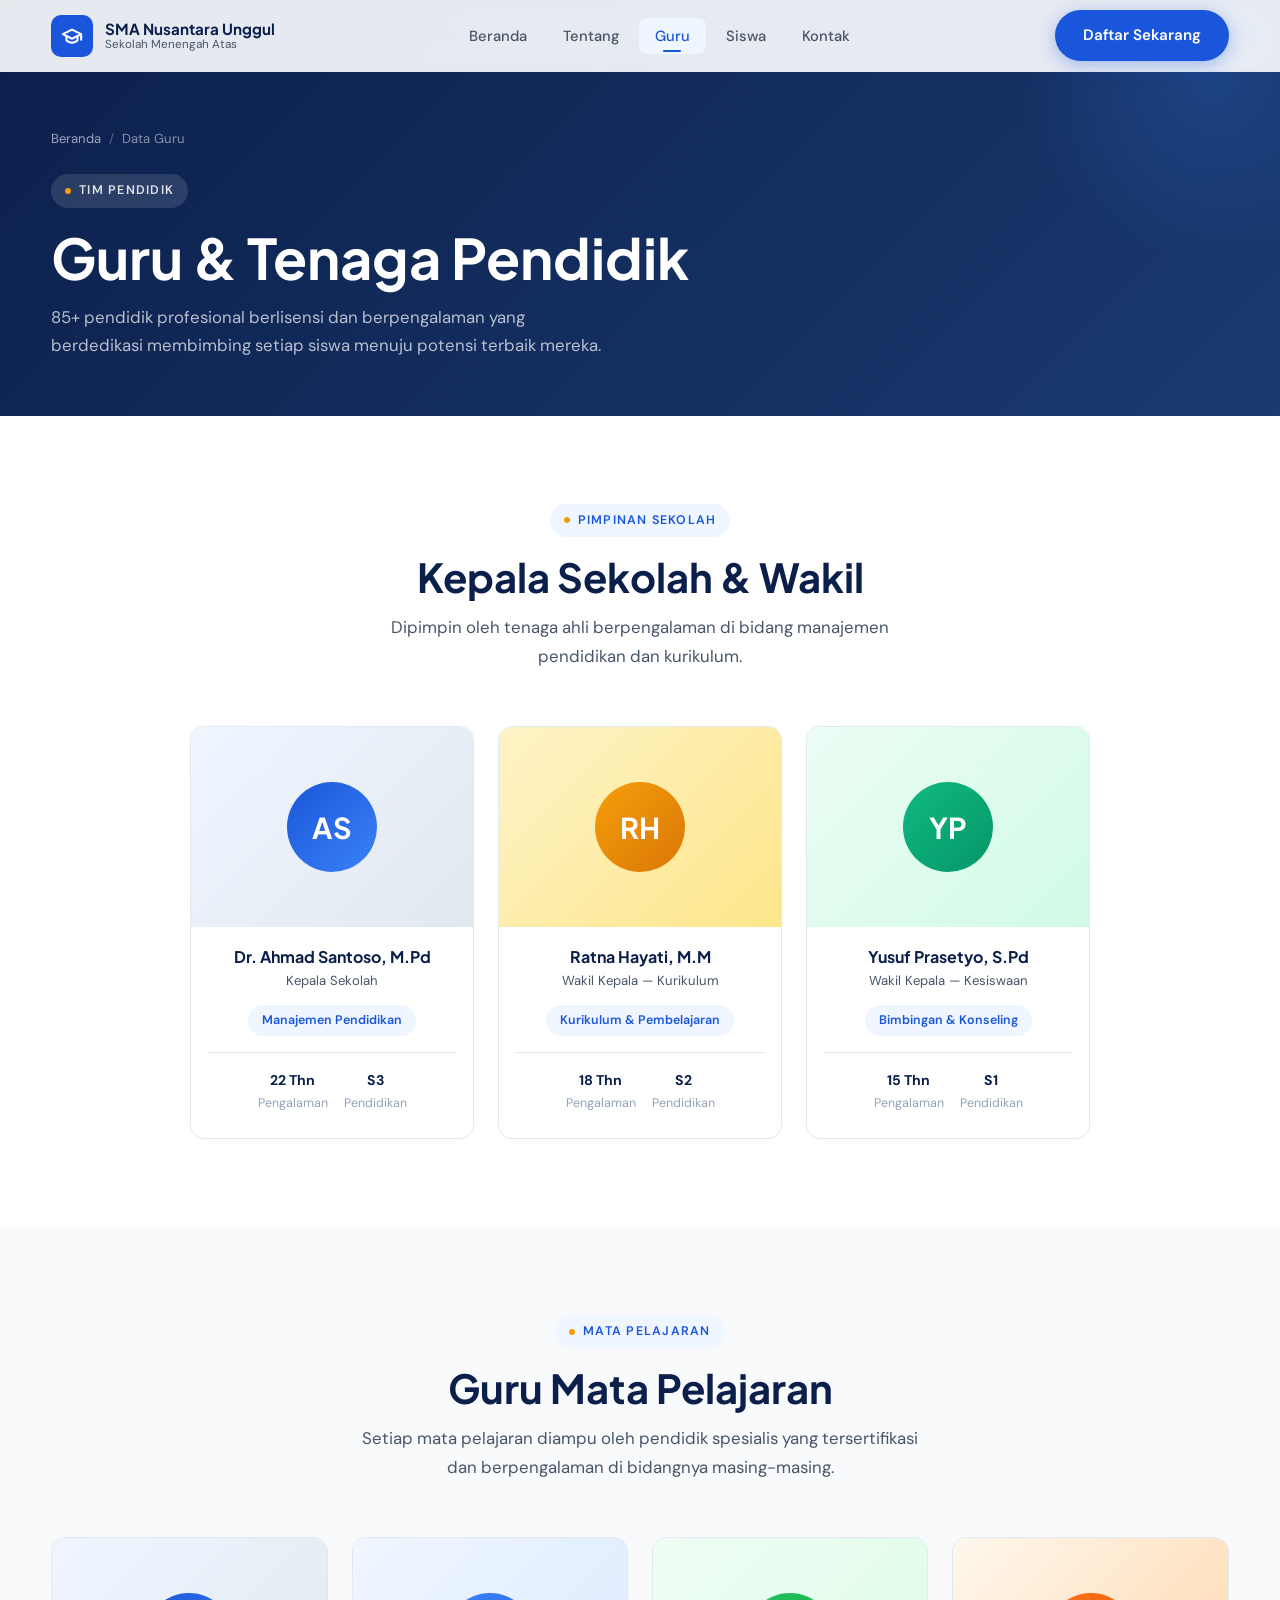
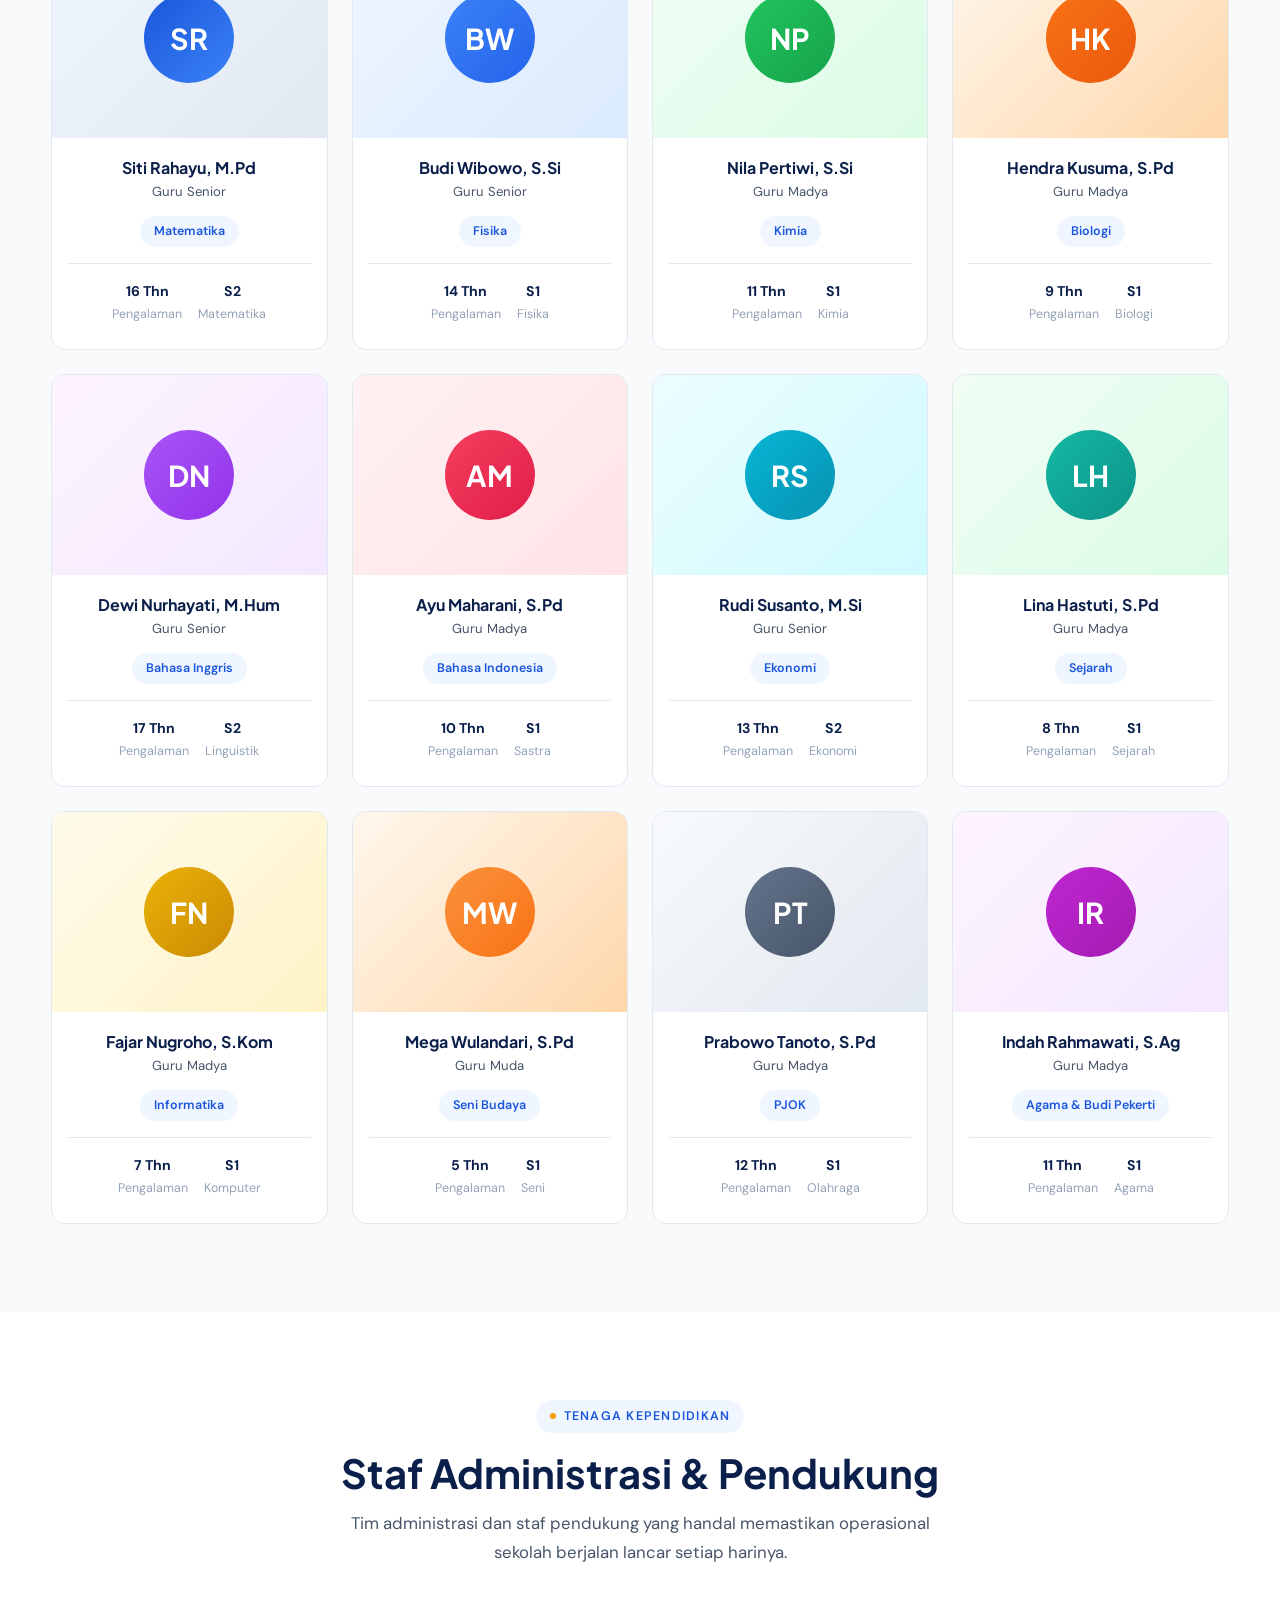
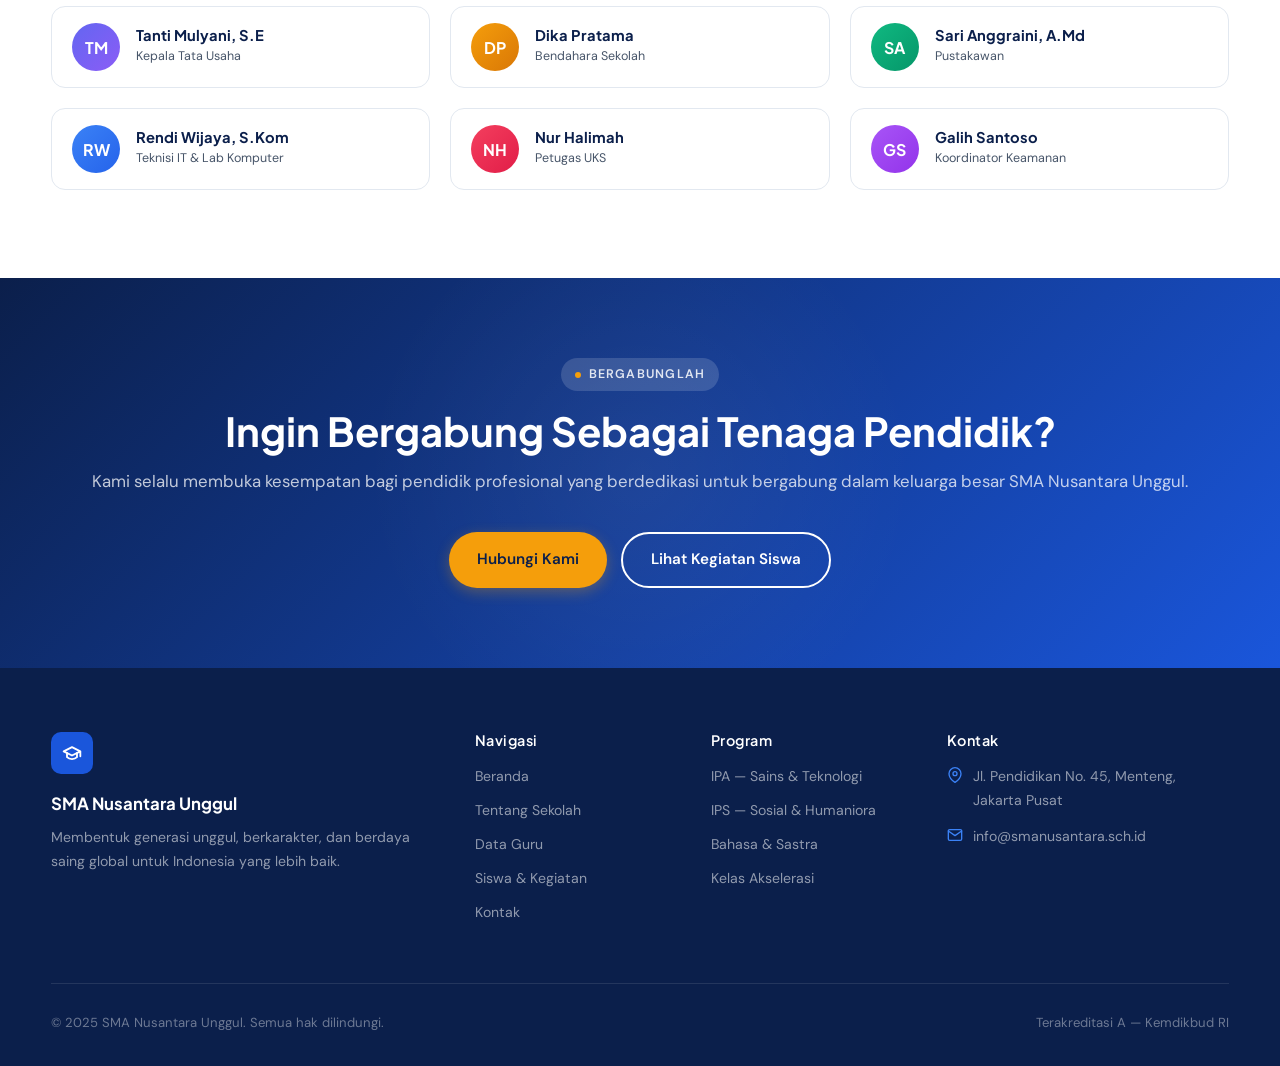
<file: template5/teachers.html>
<!DOCTYPE html>
<html lang="id">
<head>
  <meta charset="UTF-8" />
  <meta name="viewport" content="width=device-width, initial-scale=1.0" />
  <title>Data Guru — SMA Nusantara Unggul</title>
  <meta name="description" content="Kenali para tenaga pendidik profesional dan berpengalaman di SMA Nusantara Unggul." />
  <link rel="preconnect" href="https://fonts.googleapis.com" />
  <link rel="preconnect" href="https://fonts.gstatic.com" crossorigin />
  <link href="https://fonts.googleapis.com/css2?family=Plus+Jakarta+Sans:wght@400;500;600;700;800&family=DM+Sans:wght@400;500;600&display=swap" rel="stylesheet" />
  <link rel="stylesheet" href="style.css" />
</head>
<body>

  <!-- ══ NAVBAR ══════════════════════════════════════════ -->
  <nav class="navbar" role="navigation" aria-label="Navigasi utama">
    <div class="navbar__inner">
      <a href="index.html" class="navbar__brand">
        <div class="navbar__logo-icon">
          <svg width="22" height="22" viewBox="0 0 24 24" fill="none" stroke="currentColor" stroke-width="2.2" stroke-linecap="round" stroke-linejoin="round">
            <path d="M22 10v6M2 10l10-5 10 5-10 5z"/><path d="M6 12v5c3 3 9 3 12 0v-5"/>
          </svg>
        </div>
        <div class="navbar__brand-text">
          <div class="navbar__school-name">SMA Nusantara Unggul</div>
          <div class="navbar__school-type">Sekolah Menengah Atas</div>
        </div>
      </a>
      <ul class="navbar__menu" role="list">
        <li><a href="index.html"    class="navbar__link">Beranda</a></li>
        <li><a href="about.html"    class="navbar__link">Tentang</a></li>
        <li><a href="teachers.html" class="navbar__link active">Guru</a></li>
        <li><a href="students.html" class="navbar__link">Siswa</a></li>
        <li><a href="contact.html"  class="navbar__link">Kontak</a></li>
      </ul>
      <a href="contact.html" class="btn btn-primary navbar__cta">Daftar Sekarang</a>
      <button class="navbar__hamburger" aria-label="Buka menu"><span></span><span></span><span></span></button>
    </div>
  </nav>
  <div class="navbar__mobile">
    <a href="index.html"    class="navbar__link">Beranda</a>
    <a href="about.html"    class="navbar__link">Tentang Sekolah</a>
    <a href="teachers.html" class="navbar__link active">Data Guru</a>
    <a href="students.html" class="navbar__link">Siswa &amp; Kegiatan</a>
    <a href="contact.html"  class="navbar__link">Kontak</a>
    <a href="contact.html"  class="btn btn-primary">Daftar Sekarang</a>
  </div>

  <!-- ══ PAGE HERO ════════════════════════════════════════ -->
  <section class="page-hero">
    <div class="container page-hero__inner">
      <nav class="breadcrumb" aria-label="Breadcrumb">
        <a href="index.html">Beranda</a>
        <span class="breadcrumb__sep">/</span>
        <span>Data Guru</span>
      </nav>
      <span class="section-label">Tim Pendidik</span>
      <h1>Guru &amp; Tenaga Pendidik</h1>
      <p>85+ pendidik profesional berlisensi dan berpengalaman yang berdedikasi membimbing setiap siswa menuju potensi terbaik mereka.</p>
    </div>
  </section>

  <!-- ══ KEPALA SEKOLAH & WAKIL ══════════════════════════ -->
  <section class="section" aria-labelledby="leadership-title">
    <div class="container">
      <div class="text-center">
        <span class="section-label">Pimpinan Sekolah</span>
        <h2 class="section-title" id="leadership-title">Kepala Sekolah &amp; Wakil</h2>
        <p class="section-sub">Dipimpin oleh tenaga ahli berpengalaman di bidang manajemen pendidikan dan kurikulum.</p>
      </div>
      <div class="teachers__grid" style="grid-template-columns:repeat(3,1fr);max-width:900px;margin:56px auto 0;">
        <div class="teacher-card-full fade-up">
          <div class="teacher-card-full__img">
            <div class="teacher-card-full__avatar">AS</div>
          </div>
          <div class="teacher-card-full__body">
            <h3>Dr. Ahmad Santoso, M.Pd</h3>
            <p class="teacher-card-full__role">Kepala Sekolah</p>
            <span class="teacher-card-full__subject">Manajemen Pendidikan</span>
            <hr class="teacher-card-full__divider" />
            <div class="teacher-card-full__meta">
              <div class="teacher-card-full__meta-item"><strong>22 Thn</strong>Pengalaman</div>
              <div class="teacher-card-full__meta-item"><strong>S3</strong>Pendidikan</div>
            </div>
          </div>
        </div>
        <div class="teacher-card-full fade-up">
          <div class="teacher-card-full__img" style="background:linear-gradient(135deg,#FEF3C7,#FDE68A);">
            <div class="teacher-card-full__avatar" style="background:linear-gradient(135deg,#F59E0B,#D97706);">RH</div>
          </div>
          <div class="teacher-card-full__body">
            <h3>Ratna Hayati, M.M</h3>
            <p class="teacher-card-full__role">Wakil Kepala — Kurikulum</p>
            <span class="teacher-card-full__subject">Kurikulum &amp; Pembelajaran</span>
            <hr class="teacher-card-full__divider" />
            <div class="teacher-card-full__meta">
              <div class="teacher-card-full__meta-item"><strong>18 Thn</strong>Pengalaman</div>
              <div class="teacher-card-full__meta-item"><strong>S2</strong>Pendidikan</div>
            </div>
          </div>
        </div>
        <div class="teacher-card-full fade-up">
          <div class="teacher-card-full__img" style="background:linear-gradient(135deg,#ECFDF5,#D1FAE5);">
            <div class="teacher-card-full__avatar" style="background:linear-gradient(135deg,#10B981,#059669);">YP</div>
          </div>
          <div class="teacher-card-full__body">
            <h3>Yusuf Prasetyo, S.Pd</h3>
            <p class="teacher-card-full__role">Wakil Kepala — Kesiswaan</p>
            <span class="teacher-card-full__subject">Bimbingan &amp; Konseling</span>
            <hr class="teacher-card-full__divider" />
            <div class="teacher-card-full__meta">
              <div class="teacher-card-full__meta-item"><strong>15 Thn</strong>Pengalaman</div>
              <div class="teacher-card-full__meta-item"><strong>S1</strong>Pendidikan</div>
            </div>
          </div>
        </div>
      </div>
    </div>
  </section>

  <!-- ══ GURU MATA PELAJARAN ══════════════════════════════ -->
  <section class="section section-alt" aria-labelledby="teachers-main-title">
    <div class="container">
      <div class="text-center">
        <span class="section-label">Mata Pelajaran</span>
        <h2 class="section-title" id="teachers-main-title">Guru Mata Pelajaran</h2>
        <p class="section-sub">Setiap mata pelajaran diampu oleh pendidik spesialis yang tersertifikasi dan berpengalaman di bidangnya masing-masing.</p>
      </div>
      <div class="teachers__grid">
        <!-- SAINS -->
        <div class="teacher-card-full fade-up">
          <div class="teacher-card-full__img"><div class="teacher-card-full__avatar">SR</div></div>
          <div class="teacher-card-full__body">
            <h3>Siti Rahayu, M.Pd</h3>
            <p class="teacher-card-full__role">Guru Senior</p>
            <span class="teacher-card-full__subject">Matematika</span>
            <hr class="teacher-card-full__divider" />
            <div class="teacher-card-full__meta">
              <div class="teacher-card-full__meta-item"><strong>16 Thn</strong>Pengalaman</div>
              <div class="teacher-card-full__meta-item"><strong>S2</strong>Matematika</div>
            </div>
          </div>
        </div>
        <div class="teacher-card-full fade-up">
          <div class="teacher-card-full__img" style="background:linear-gradient(135deg,#EFF6FF,#DBEAFE);">
            <div class="teacher-card-full__avatar" style="background:linear-gradient(135deg,#3B82F6,#2563EB);">BW</div>
          </div>
          <div class="teacher-card-full__body">
            <h3>Budi Wibowo, S.Si</h3>
            <p class="teacher-card-full__role">Guru Senior</p>
            <span class="teacher-card-full__subject">Fisika</span>
            <hr class="teacher-card-full__divider" />
            <div class="teacher-card-full__meta">
              <div class="teacher-card-full__meta-item"><strong>14 Thn</strong>Pengalaman</div>
              <div class="teacher-card-full__meta-item"><strong>S1</strong>Fisika</div>
            </div>
          </div>
        </div>
        <div class="teacher-card-full fade-up">
          <div class="teacher-card-full__img" style="background:linear-gradient(135deg,#F0FDF4,#DCFCE7);">
            <div class="teacher-card-full__avatar" style="background:linear-gradient(135deg,#22C55E,#16A34A);">NP</div>
          </div>
          <div class="teacher-card-full__body">
            <h3>Nila Pertiwi, S.Si</h3>
            <p class="teacher-card-full__role">Guru Madya</p>
            <span class="teacher-card-full__subject">Kimia</span>
            <hr class="teacher-card-full__divider" />
            <div class="teacher-card-full__meta">
              <div class="teacher-card-full__meta-item"><strong>11 Thn</strong>Pengalaman</div>
              <div class="teacher-card-full__meta-item"><strong>S1</strong>Kimia</div>
            </div>
          </div>
        </div>
        <div class="teacher-card-full fade-up">
          <div class="teacher-card-full__img" style="background:linear-gradient(135deg,#FFF7ED,#FED7AA);">
            <div class="teacher-card-full__avatar" style="background:linear-gradient(135deg,#F97316,#EA580C);">HK</div>
          </div>
          <div class="teacher-card-full__body">
            <h3>Hendra Kusuma, S.Pd</h3>
            <p class="teacher-card-full__role">Guru Madya</p>
            <span class="teacher-card-full__subject">Biologi</span>
            <hr class="teacher-card-full__divider" />
            <div class="teacher-card-full__meta">
              <div class="teacher-card-full__meta-item"><strong>9 Thn</strong>Pengalaman</div>
              <div class="teacher-card-full__meta-item"><strong>S1</strong>Biologi</div>
            </div>
          </div>
        </div>

        <!-- BAHASA -->
        <div class="teacher-card-full fade-up">
          <div class="teacher-card-full__img" style="background:linear-gradient(135deg,#FDF4FF,#F3E8FF);">
            <div class="teacher-card-full__avatar" style="background:linear-gradient(135deg,#A855F7,#9333EA);">DN</div>
          </div>
          <div class="teacher-card-full__body">
            <h3>Dewi Nurhayati, M.Hum</h3>
            <p class="teacher-card-full__role">Guru Senior</p>
            <span class="teacher-card-full__subject">Bahasa Inggris</span>
            <hr class="teacher-card-full__divider" />
            <div class="teacher-card-full__meta">
              <div class="teacher-card-full__meta-item"><strong>17 Thn</strong>Pengalaman</div>
              <div class="teacher-card-full__meta-item"><strong>S2</strong>Linguistik</div>
            </div>
          </div>
        </div>
        <div class="teacher-card-full fade-up">
          <div class="teacher-card-full__img" style="background:linear-gradient(135deg,#FFF1F2,#FFE4E6);">
            <div class="teacher-card-full__avatar" style="background:linear-gradient(135deg,#F43F5E,#E11D48);">AM</div>
          </div>
          <div class="teacher-card-full__body">
            <h3>Ayu Maharani, S.Pd</h3>
            <p class="teacher-card-full__role">Guru Madya</p>
            <span class="teacher-card-full__subject">Bahasa Indonesia</span>
            <hr class="teacher-card-full__divider" />
            <div class="teacher-card-full__meta">
              <div class="teacher-card-full__meta-item"><strong>10 Thn</strong>Pengalaman</div>
              <div class="teacher-card-full__meta-item"><strong>S1</strong>Sastra</div>
            </div>
          </div>
        </div>

        <!-- IPS -->
        <div class="teacher-card-full fade-up">
          <div class="teacher-card-full__img" style="background:linear-gradient(135deg,#ECFEFF,#CFFAFE);">
            <div class="teacher-card-full__avatar" style="background:linear-gradient(135deg,#06B6D4,#0891B2);">RS</div>
          </div>
          <div class="teacher-card-full__body">
            <h3>Rudi Susanto, M.Si</h3>
            <p class="teacher-card-full__role">Guru Senior</p>
            <span class="teacher-card-full__subject">Ekonomi</span>
            <hr class="teacher-card-full__divider" />
            <div class="teacher-card-full__meta">
              <div class="teacher-card-full__meta-item"><strong>13 Thn</strong>Pengalaman</div>
              <div class="teacher-card-full__meta-item"><strong>S2</strong>Ekonomi</div>
            </div>
          </div>
        </div>
        <div class="teacher-card-full fade-up">
          <div class="teacher-card-full__img" style="background:linear-gradient(135deg,#F0FDF4,#DCFCE7);">
            <div class="teacher-card-full__avatar" style="background:linear-gradient(135deg,#14B8A6,#0D9488);">LH</div>
          </div>
          <div class="teacher-card-full__body">
            <h3>Lina Hastuti, S.Pd</h3>
            <p class="teacher-card-full__role">Guru Madya</p>
            <span class="teacher-card-full__subject">Sejarah</span>
            <hr class="teacher-card-full__divider" />
            <div class="teacher-card-full__meta">
              <div class="teacher-card-full__meta-item"><strong>8 Thn</strong>Pengalaman</div>
              <div class="teacher-card-full__meta-item"><strong>S1</strong>Sejarah</div>
            </div>
          </div>
        </div>

        <!-- LAINNYA -->
        <div class="teacher-card-full fade-up">
          <div class="teacher-card-full__img" style="background:linear-gradient(135deg,#FFFBEB,#FEF3C7);">
            <div class="teacher-card-full__avatar" style="background:linear-gradient(135deg,#EAB308,#CA8A04);">FN</div>
          </div>
          <div class="teacher-card-full__body">
            <h3>Fajar Nugroho, S.Kom</h3>
            <p class="teacher-card-full__role">Guru Madya</p>
            <span class="teacher-card-full__subject">Informatika</span>
            <hr class="teacher-card-full__divider" />
            <div class="teacher-card-full__meta">
              <div class="teacher-card-full__meta-item"><strong>7 Thn</strong>Pengalaman</div>
              <div class="teacher-card-full__meta-item"><strong>S1</strong>Komputer</div>
            </div>
          </div>
        </div>
        <div class="teacher-card-full fade-up">
          <div class="teacher-card-full__img" style="background:linear-gradient(135deg,#FFF7ED,#FED7AA);">
            <div class="teacher-card-full__avatar" style="background:linear-gradient(135deg,#FB923C,#F97316);">MW</div>
          </div>
          <div class="teacher-card-full__body">
            <h3>Mega Wulandari, S.Pd</h3>
            <p class="teacher-card-full__role">Guru Muda</p>
            <span class="teacher-card-full__subject">Seni Budaya</span>
            <hr class="teacher-card-full__divider" />
            <div class="teacher-card-full__meta">
              <div class="teacher-card-full__meta-item"><strong>5 Thn</strong>Pengalaman</div>
              <div class="teacher-card-full__meta-item"><strong>S1</strong>Seni</div>
            </div>
          </div>
        </div>
        <div class="teacher-card-full fade-up">
          <div class="teacher-card-full__img" style="background:linear-gradient(135deg,#F8FAFC,#E2E8F0);">
            <div class="teacher-card-full__avatar" style="background:linear-gradient(135deg,#64748B,#475569);">PT</div>
          </div>
          <div class="teacher-card-full__body">
            <h3>Prabowo Tanoto, S.Pd</h3>
            <p class="teacher-card-full__role">Guru Madya</p>
            <span class="teacher-card-full__subject">PJOK</span>
            <hr class="teacher-card-full__divider" />
            <div class="teacher-card-full__meta">
              <div class="teacher-card-full__meta-item"><strong>12 Thn</strong>Pengalaman</div>
              <div class="teacher-card-full__meta-item"><strong>S1</strong>Olahraga</div>
            </div>
          </div>
        </div>
        <div class="teacher-card-full fade-up">
          <div class="teacher-card-full__img" style="background:linear-gradient(135deg,#FDF4FF,#F3E8FF);">
            <div class="teacher-card-full__avatar" style="background:linear-gradient(135deg,#C026D3,#A21CAF);">IR</div>
          </div>
          <div class="teacher-card-full__body">
            <h3>Indah Rahmawati, S.Ag</h3>
            <p class="teacher-card-full__role">Guru Madya</p>
            <span class="teacher-card-full__subject">Agama &amp; Budi Pekerti</span>
            <hr class="teacher-card-full__divider" />
            <div class="teacher-card-full__meta">
              <div class="teacher-card-full__meta-item"><strong>11 Thn</strong>Pengalaman</div>
              <div class="teacher-card-full__meta-item"><strong>S1</strong>Agama</div>
            </div>
          </div>
        </div>
      </div>
    </div>
  </section>

  <!-- ══ TENAGA KEPENDIDIKAN ══════════════════════════════ -->
  <section class="section" aria-labelledby="staff-title">
    <div class="container">
      <div class="text-center">
        <span class="section-label">Tenaga Kependidikan</span>
        <h2 class="section-title" id="staff-title">Staf Administrasi &amp; Pendukung</h2>
        <p class="section-sub">Tim administrasi dan staf pendukung yang handal memastikan operasional sekolah berjalan lancar setiap harinya.</p>
      </div>
      <div class="staff__grid">
        <div class="staff-card fade-up">
          <div class="staff-card__avatar">TM</div>
          <div>
            <h4>Tanti Mulyani, S.E</h4>
            <p>Kepala Tata Usaha</p>
          </div>
        </div>
        <div class="staff-card fade-up">
          <div class="staff-card__avatar" style="background:linear-gradient(135deg,#F59E0B,#D97706);">DP</div>
          <div>
            <h4>Dika Pratama</h4>
            <p>Bendahara Sekolah</p>
          </div>
        </div>
        <div class="staff-card fade-up">
          <div class="staff-card__avatar" style="background:linear-gradient(135deg,#10B981,#059669);">SA</div>
          <div>
            <h4>Sari Anggraini, A.Md</h4>
            <p>Pustakawan</p>
          </div>
        </div>
        <div class="staff-card fade-up">
          <div class="staff-card__avatar" style="background:linear-gradient(135deg,#3B82F6,#2563EB);">RW</div>
          <div>
            <h4>Rendi Wijaya, S.Kom</h4>
            <p>Teknisi IT &amp; Lab Komputer</p>
          </div>
        </div>
        <div class="staff-card fade-up">
          <div class="staff-card__avatar" style="background:linear-gradient(135deg,#F43F5E,#E11D48);">NH</div>
          <div>
            <h4>Nur Halimah</h4>
            <p>Petugas UKS</p>
          </div>
        </div>
        <div class="staff-card fade-up">
          <div class="staff-card__avatar" style="background:linear-gradient(135deg,#A855F7,#9333EA);">GS</div>
          <div>
            <h4>Galih Santoso</h4>
            <p>Koordinator Keamanan</p>
          </div>
        </div>
      </div>
    </div>
  </section>

  <!-- ══ CTA ══════════════════════════════════════════════ -->
  <section class="cta">
    <div class="container cta__inner">
      <span class="section-label" style="background:rgba(255,255,255,.15);color:rgba(255,255,255,.85);">Bergabunglah</span>
      <h2>Ingin Bergabung Sebagai Tenaga Pendidik?</h2>
      <p>Kami selalu membuka kesempatan bagi pendidik profesional yang berdedikasi untuk bergabung dalam keluarga besar SMA Nusantara Unggul.</p>
      <div class="cta__actions">
        <a href="contact.html" class="btn btn-accent">Hubungi Kami</a>
        <a href="students.html" class="btn btn-outline">Lihat Kegiatan Siswa</a>
      </div>
    </div>
  </section>

  <!-- ══ FOOTER ════════════════════════════════════════════ -->
  <footer class="footer" role="contentinfo">
    <div class="container">
      <div class="footer__grid">
        <div class="footer__brand">
          <div class="navbar__logo-icon">
            <svg width="20" height="20" viewBox="0 0 24 24" fill="none" stroke="currentColor" stroke-width="2.2" stroke-linecap="round" stroke-linejoin="round">
              <path d="M22 10v6M2 10l10-5 10 5-10 5z"/><path d="M6 12v5c3 3 9 3 12 0v-5"/>
            </svg>
          </div>
          <div class="footer__brand-name">SMA Nusantara Unggul</div>
          <p>Membentuk generasi unggul, berkarakter, dan berdaya saing global untuk Indonesia yang lebih baik.</p>
        </div>
        <div class="footer__col">
          <h4>Navigasi</h4>
          <a href="index.html">Beranda</a>
          <a href="about.html">Tentang Sekolah</a>
          <a href="teachers.html">Data Guru</a>
          <a href="students.html">Siswa &amp; Kegiatan</a>
          <a href="contact.html">Kontak</a>
        </div>
        <div class="footer__col">
          <h4>Program</h4>
          <a href="#">IPA — Sains &amp; Teknologi</a>
          <a href="#">IPS — Sosial &amp; Humaniora</a>
          <a href="#">Bahasa &amp; Sastra</a>
          <a href="#">Kelas Akselerasi</a>
        </div>
        <div class="footer__col">
          <h4>Kontak</h4>
          <div class="footer__contact-item">
            <svg width="16" height="16" viewBox="0 0 24 24" fill="none" stroke="currentColor" stroke-width="2" stroke-linecap="round" stroke-linejoin="round"><path d="M21 10c0 7-9 13-9 13s-9-6-9-13a9 9 0 0118 0z"/><circle cx="12" cy="10" r="3"/></svg>
            Jl. Pendidikan No. 45, Menteng, Jakarta Pusat
          </div>
          <div class="footer__contact-item">
            <svg width="16" height="16" viewBox="0 0 24 24" fill="none" stroke="currentColor" stroke-width="2" stroke-linecap="round" stroke-linejoin="round"><path d="M4 4h16c1.1 0 2 .9 2 2v12c0 1.1-.9 2-2 2H4c-1.1 0-2-.9-2-2V6c0-1.1.9-2 2-2z"/><polyline points="22,6 12,13 2,6"/></svg>
            info@smanusantara.sch.id
          </div>
        </div>
      </div>
      <hr class="footer__divider" />
      <div class="footer__bottom">
        <span>&copy; 2025 SMA Nusantara Unggul. Semua hak dilindungi.</span>
        <span>Terakreditasi A — Kemdikbud RI</span>
      </div>
    </div>
  </footer>

  <script src="script.js"></script>
</body>
</html>
</file>
<file: template5/style.css>
/* ============================================================
   SMA NUSANTARA UNGGUL — style.css
   Author: Senior Front-End Developer
   ============================================================ */

/* ── TOKENS ─────────────────────────────────────────────── */
:root {
  --clr-navy:     #0B1F4B;
  --clr-blue:     #1A56DB;
  --clr-sky:      #3B82F6;
  --clr-accent:   #F59E0B;
  --clr-light:    #EFF6FF;
  --clr-white:    #FFFFFF;
  --clr-gray-50:  #F8FAFC;
  --clr-gray-100: #F1F5F9;
  --clr-gray-200: #E2E8F0;
  --clr-gray-400: #94A3B8;
  --clr-gray-600: #475569;
  --clr-gray-800: #1E293B;
  --clr-text:     #1E293B;

  --font-head: 'Plus Jakarta Sans', sans-serif;
  --font-body: 'DM Sans', sans-serif;

  --shadow-sm: 0 1px 3px rgba(11,31,75,.08), 0 1px 2px rgba(11,31,75,.05);
  --shadow-md: 0 4px 16px rgba(11,31,75,.10), 0 2px 6px rgba(11,31,75,.06);
  --shadow-lg: 0 12px 40px rgba(11,31,75,.14), 0 4px 12px rgba(11,31,75,.08);

  --radius-sm: 8px;
  --radius-md: 14px;
  --radius-lg: 24px;

  --nav-h: 72px;
  --transition: 0.28s cubic-bezier(.4,0,.2,1);
}

/* ── RESET ───────────────────────────────────────────────── */
*, *::before, *::after { box-sizing: border-box; margin: 0; padding: 0; }

html { scroll-behavior: smooth; font-size: 16px; }

body {
  font-family: var(--font-body);
  color: var(--clr-text);
  background: var(--clr-white);
  line-height: 1.7;
  -webkit-font-smoothing: antialiased;
}

img { max-width: 100%; display: block; }
a { text-decoration: none; color: inherit; }
ul { list-style: none; }
button { cursor: pointer; border: none; background: none; font-family: inherit; }

/* ── TYPOGRAPHY ──────────────────────────────────────────── */
h1, h2, h3, h4 { font-family: var(--font-head); line-height: 1.2; font-weight: 700; }
h1 { font-size: clamp(2rem, 5vw, 3.5rem); }
h2 { font-size: clamp(1.6rem, 3.5vw, 2.5rem); }
h3 { font-size: clamp(1.1rem, 2vw, 1.4rem); }
p  { color: var(--clr-gray-600); }

/* ── UTILITIES ───────────────────────────────────────────── */
.container { width: 92%; max-width: 1200px; margin: 0 auto; }

.section-label {
  display: inline-flex; align-items: center; gap: 8px;
  font-size: .78rem; font-weight: 600; letter-spacing: .1em;
  text-transform: uppercase; color: var(--clr-blue);
  background: var(--clr-light); padding: 6px 14px;
  border-radius: 99px; margin-bottom: 16px;
}
.section-label::before {
  content: ''; width: 6px; height: 6px; background: var(--clr-accent);
  border-radius: 50%;
}

.section-title { color: var(--clr-navy); margin-bottom: 12px; }
.section-sub   { font-size: 1.05rem; max-width: 580px; }

.text-center { text-align: center; }
.text-center .section-sub { margin: 0 auto; }

/* ── BUTTONS ─────────────────────────────────────────────── */
.btn {
  display: inline-flex; align-items: center; gap: 8px;
  padding: 13px 28px; border-radius: 99px;
  font-size: .95rem; font-weight: 600;
  transition: var(--transition); white-space: nowrap;
}
.btn-primary {
  background: var(--clr-blue); color: var(--clr-white);
  box-shadow: 0 4px 18px rgba(26,86,219,.35);
}
.btn-primary:hover {
  background: var(--clr-navy);
  box-shadow: 0 6px 24px rgba(26,86,219,.45); transform: translateY(-2px);
}
.btn-outline {
  border: 2px solid var(--clr-white); color: var(--clr-white);
}
.btn-outline:hover {
  background: var(--clr-white); color: var(--clr-navy); transform: translateY(-2px);
}
.btn-accent {
  background: var(--clr-accent); color: var(--clr-navy);
  box-shadow: 0 4px 14px rgba(245,158,11,.3);
}
.btn-accent:hover { filter: brightness(1.08); transform: translateY(-2px); }

/* ── NAVBAR ──────────────────────────────────────────────── */
.navbar {
  position: fixed; top: 0; left: 0; right: 0; z-index: 1000;
  height: var(--nav-h);
  display: flex; align-items: center;
  background: rgba(255,255,255,.9);
  backdrop-filter: blur(16px) saturate(1.6);
  border-bottom: 1px solid var(--clr-gray-200);
  transition: box-shadow var(--transition);
}
.navbar.scrolled { box-shadow: var(--shadow-md); }

.navbar__inner {
  width: 92%; max-width: 1200px; margin: 0 auto;
  display: flex; align-items: center; justify-content: space-between;
}

.navbar__brand {
  display: flex; align-items: center; gap: 12px;
}
.navbar__logo-icon {
  width: 42px; height: 42px; background: var(--clr-blue);
  border-radius: 10px; display: flex; align-items: center; justify-content: center;
  flex-shrink: 0;
}
.navbar__logo-icon svg { color: white; }
.navbar__brand-text { line-height: 1.15; }
.navbar__school-name {
  font-family: var(--font-head); font-weight: 700; font-size: .95rem; color: var(--clr-navy);
}
.navbar__school-type { font-size: .73rem; color: var(--clr-gray-600); }

.navbar__menu {
  display: flex; align-items: center; gap: 4px;
}
.navbar__link {
  padding: 8px 16px; border-radius: 8px; font-weight: 500;
  font-size: .92rem; color: var(--clr-gray-600);
  transition: var(--transition); position: relative;
}
.navbar__link:hover, .navbar__link.active {
  color: var(--clr-blue); background: var(--clr-light);
}
.navbar__link.active::after {
  content: ''; position: absolute; bottom: 2px; left: 50%; transform: translateX(-50%);
  width: 18px; height: 2px; background: var(--clr-blue); border-radius: 2px;
}
.navbar__cta { margin-left: 12px; }

.navbar__hamburger {
  display: none; flex-direction: column; gap: 5px; padding: 8px;
  border-radius: 8px; transition: background var(--transition);
}
.navbar__hamburger:hover { background: var(--clr-gray-100); }
.navbar__hamburger span {
  display: block; width: 22px; height: 2px; background: var(--clr-navy);
  border-radius: 2px; transition: var(--transition);
}
.navbar__hamburger.open span:nth-child(1) { transform: translateY(7px) rotate(45deg); }
.navbar__hamburger.open span:nth-child(2) { opacity: 0; transform: scaleX(0); }
.navbar__hamburger.open span:nth-child(3) { transform: translateY(-7px) rotate(-45deg); }

/* ── MOBILE NAV ─────────────────────────────────────────── */
.navbar__mobile {
  display: none; position: fixed; top: var(--nav-h); left: 0; right: 0;
  background: var(--clr-white); border-bottom: 1px solid var(--clr-gray-200);
  box-shadow: var(--shadow-lg); z-index: 999;
  padding: 16px 24px 24px; flex-direction: column; gap: 4px;
  transform: translateY(-10px); opacity: 0; pointer-events: none;
  transition: var(--transition);
}
.navbar__mobile.open {
  display: flex; transform: translateY(0); opacity: 1; pointer-events: all;
}
.navbar__mobile .navbar__link { width: 100%; padding: 13px 16px; }
.navbar__mobile .btn { margin-top: 8px; justify-content: center; }

/* ── HERO ────────────────────────────────────────────────── */
.hero {
  padding-top: calc(var(--nav-h) + 64px); padding-bottom: 80px;
  background: linear-gradient(135deg, var(--clr-navy) 0%, #1A3A70 55%, #1A56DB 100%);
  position: relative; overflow: hidden;
}
.hero::before {
  content: ''; position: absolute; top: -30%; right: -15%;
  width: 650px; height: 650px;
  background: radial-gradient(circle, rgba(59,130,246,.25) 0%, transparent 65%);
  border-radius: 50%;
}
.hero::after {
  content: ''; position: absolute; bottom: -20%; left: -10%;
  width: 450px; height: 450px;
  background: radial-gradient(circle, rgba(245,158,11,.12) 0%, transparent 65%);
  border-radius: 50%;
}

.hero__inner {
  display: grid; grid-template-columns: 1fr 1fr;
  gap: 48px; align-items: center; position: relative; z-index: 1;
}
.hero__badge {
  display: inline-flex; align-items: center; gap: 8px;
  background: rgba(255,255,255,.12); border: 1px solid rgba(255,255,255,.2);
  padding: 7px 16px; border-radius: 99px; margin-bottom: 24px;
  font-size: .82rem; font-weight: 500; color: rgba(255,255,255,.9);
  backdrop-filter: blur(8px);
}
.hero__badge-dot {
  width: 7px; height: 7px; background: var(--clr-accent); border-radius: 50%;
  animation: pulse 2s infinite;
}
@keyframes pulse {
  0%, 100% { opacity: 1; transform: scale(1); }
  50%       { opacity: .6; transform: scale(1.3); }
}

.hero__title { color: var(--clr-white); margin-bottom: 20px; }
.hero__title span { color: var(--clr-accent); }
.hero__sub { color: rgba(255,255,255,.75); font-size: 1.05rem; margin-bottom: 36px; max-width: 460px; }

.hero__actions { display: flex; gap: 14px; flex-wrap: wrap; }

.hero__stats {
  display: flex; gap: 24px; margin-top: 44px; flex-wrap: wrap;
}
.hero__stat {
  background: rgba(255,255,255,.1); backdrop-filter: blur(10px);
  border: 1px solid rgba(255,255,255,.15); border-radius: var(--radius-md);
  padding: 16px 20px; min-width: 110px;
}
.hero__stat-num {
  font-family: var(--font-head); font-size: 1.7rem; font-weight: 800;
  color: var(--clr-white); line-height: 1;
}
.hero__stat-lbl { font-size: .78rem; color: rgba(255,255,255,.65); margin-top: 4px; }

/* Hero visual */
.hero__visual { display: flex; justify-content: flex-end; align-items: center; }
.hero__card-stack { position: relative; width: 340px; height: 380px; }
.hero__card-main {
  position: absolute; bottom: 0; right: 0;
  width: 300px; height: 340px;
  background: rgba(255,255,255,.12); border: 1px solid rgba(255,255,255,.2);
  border-radius: var(--radius-lg); backdrop-filter: blur(12px);
  display: flex; flex-direction: column; align-items: center;
  justify-content: center; gap: 12px; padding: 32px;
  animation: float 4s ease-in-out infinite;
}
@keyframes float {
  0%, 100% { transform: translateY(0); }
  50%       { transform: translateY(-12px); }
}
.hero__card-icon {
  width: 72px; height: 72px; background: var(--clr-accent);
  border-radius: 20px; display: flex; align-items: center; justify-content: center;
}
.hero__card-icon svg { color: white; }
.hero__card-main h3 { color: white; font-size: 1.1rem; text-align: center; }
.hero__card-main p { color: rgba(255,255,255,.7); font-size: .85rem; text-align: center; }

.hero__card-bg {
  position: absolute; top: 0; left: 0;
  width: 260px; height: 300px;
  background: rgba(255,255,255,.06); border: 1px solid rgba(255,255,255,.1);
  border-radius: var(--radius-lg); backdrop-filter: blur(6px);
}

/* ── SECTION PADDING ─────────────────────────────────────── */
.section { padding: 88px 0; }
.section-alt { background: var(--clr-gray-50); }

/* ── FEATURES GRID ───────────────────────────────────────── */
.features__grid {
  display: grid; grid-template-columns: repeat(3, 1fr); gap: 24px; margin-top: 56px;
}
.feature-card {
  background: var(--clr-white); border: 1px solid var(--clr-gray-200);
  border-radius: var(--radius-md); padding: 32px 28px;
  transition: var(--transition); position: relative; overflow: hidden;
}
.feature-card::before {
  content: ''; position: absolute; top: 0; left: 0; right: 0; height: 3px;
  background: linear-gradient(90deg, var(--clr-blue), var(--clr-sky));
  transform: scaleX(0); transform-origin: left; transition: var(--transition);
}
.feature-card:hover { box-shadow: var(--shadow-lg); transform: translateY(-6px); }
.feature-card:hover::before { transform: scaleX(1); }

.feature-card__icon {
  width: 56px; height: 56px; background: var(--clr-light);
  border-radius: 14px; display: flex; align-items: center; justify-content: center;
  margin-bottom: 20px; color: var(--clr-blue);
  transition: var(--transition);
}
.feature-card:hover .feature-card__icon { background: var(--clr-blue); color: white; }
.feature-card h3 { color: var(--clr-navy); margin-bottom: 8px; }

/* ── PROGRAMS ────────────────────────────────────────────── */
.programs__grid {
  display: grid; grid-template-columns: repeat(2, 1fr); gap: 24px; margin-top: 56px;
}
.program-card {
  display: flex; gap: 20px; align-items: flex-start;
  background: var(--clr-white); border: 1px solid var(--clr-gray-200);
  border-radius: var(--radius-md); padding: 28px; transition: var(--transition);
}
.program-card:hover { box-shadow: var(--shadow-md); transform: translateY(-3px); }
.program-card__num {
  font-family: var(--font-head); font-size: 2rem; font-weight: 800;
  color: var(--clr-gray-200); line-height: 1; flex-shrink: 0; width: 40px;
}
.program-card h3 { color: var(--clr-navy); margin-bottom: 6px; }
.program-card p  { font-size: .9rem; }

/* ── STATS BANNER ────────────────────────────────────────── */
.stats-banner {
  background: linear-gradient(135deg, var(--clr-navy), var(--clr-blue));
  padding: 64px 0; position: relative; overflow: hidden;
}
.stats-banner::before {
  content: ''; position: absolute; top: -40%; right: -10%;
  width: 500px; height: 500px;
  background: radial-gradient(circle, rgba(255,255,255,.06) 0%, transparent 65%);
  border-radius: 50%;
}
.stats-banner__grid {
  display: grid; grid-template-columns: repeat(4, 1fr); gap: 24px; text-align: center;
  position: relative; z-index: 1;
}
.stats-banner__item-num {
  font-family: var(--font-head); font-size: 2.8rem; font-weight: 800;
  color: var(--clr-white); display: flex; align-items: center; justify-content: center;
  gap: 2px;
}
.stats-banner__item-num span { color: var(--clr-accent); }
.stats-banner__item-lbl { color: rgba(255,255,255,.7); font-size: .9rem; margin-top: 4px; }

/* ── TEACHER PREVIEW ─────────────────────────────────────── */
.teachers-preview__grid {
  display: grid; grid-template-columns: repeat(4, 1fr); gap: 24px; margin-top: 56px;
}
.teacher-card {
  background: var(--clr-white); border: 1px solid var(--clr-gray-200);
  border-radius: var(--radius-md); overflow: hidden;
  transition: var(--transition); text-align: center;
}
.teacher-card:hover { box-shadow: var(--shadow-lg); transform: translateY(-6px); }
.teacher-card__img {
  height: 180px; background: var(--clr-light);
  display: flex; align-items: center; justify-content: center;
  position: relative; overflow: hidden;
}
.teacher-card__img-placeholder {
  width: 80px; height: 80px; border-radius: 50%;
  background: linear-gradient(135deg, var(--clr-blue), var(--clr-sky));
  display: flex; align-items: center; justify-content: center;
  font-family: var(--font-head); font-size: 1.6rem; font-weight: 700;
  color: white;
}
.teacher-card__body { padding: 20px 16px; }
.teacher-card h3 { color: var(--clr-navy); font-size: 1rem; margin-bottom: 4px; }
.teacher-card__subject {
  display: inline-block; background: var(--clr-light); color: var(--clr-blue);
  font-size: .78rem; font-weight: 600; padding: 4px 12px;
  border-radius: 99px; margin-top: 8px;
}

/* ── CTA ─────────────────────────────────────────────────── */
.cta {
  background: linear-gradient(135deg, var(--clr-navy), var(--clr-blue));
  padding: 80px 0; text-align: center; position: relative; overflow: hidden;
}
.cta::before {
  content: ''; position: absolute; top: 50%; left: 50%; transform: translate(-50%,-50%);
  width: 600px; height: 600px;
  background: radial-gradient(circle, rgba(255,255,255,.05) 0%, transparent 65%);
  border-radius: 50%;
}
.cta__inner { position: relative; z-index: 1; }
.cta h2 { color: white; margin-bottom: 12px; }
.cta p  { color: rgba(255,255,255,.75); font-size: 1.05rem; margin-bottom: 36px; }
.cta__actions { display: flex; gap: 14px; justify-content: center; flex-wrap: wrap; }

/* ── FOOTER ──────────────────────────────────────────────── */
.footer {
  background: var(--clr-navy); padding: 64px 0 32px;
}
.footer__grid {
  display: grid; grid-template-columns: 2fr 1fr 1fr 1.5fr; gap: 48px; margin-bottom: 48px;
}
.footer__brand { }
.footer__brand .navbar__logo-icon { margin-bottom: 16px; }
.footer__brand-name {
  font-family: var(--font-head); font-size: 1.05rem; font-weight: 700;
  color: white; margin-bottom: 8px;
}
.footer__brand p { font-size: .88rem; color: rgba(255,255,255,.55); line-height: 1.7; }

.footer__col h4 {
  font-family: var(--font-head); font-size: .9rem; font-weight: 600;
  color: white; margin-bottom: 16px; letter-spacing: .03em;
}
.footer__col a {
  display: block; color: rgba(255,255,255,.55); font-size: .88rem;
  margin-bottom: 10px; transition: color var(--transition);
}
.footer__col a:hover { color: var(--clr-accent); }
.footer__contact-item {
  display: flex; gap: 10px; align-items: flex-start;
  color: rgba(255,255,255,.55); font-size: .88rem; margin-bottom: 12px;
}
.footer__contact-item svg { color: var(--clr-sky); flex-shrink: 0; margin-top: 2px; }

.footer__divider { border: none; border-top: 1px solid rgba(255,255,255,.1); margin-bottom: 28px; }
.footer__bottom {
  display: flex; justify-content: space-between; align-items: center;
  font-size: .82rem; color: rgba(255,255,255,.4); flex-wrap: wrap; gap: 8px;
}

/* ── PAGE HERO ───────────────────────────────────────────── */
.page-hero {
  padding: calc(var(--nav-h) + 56px) 0 56px;
  background: linear-gradient(135deg, var(--clr-navy), #1A3A70);
  position: relative; overflow: hidden;
}
.page-hero::after {
  content: ''; position: absolute; top: -30%; right: -10%;
  width: 400px; height: 400px;
  background: radial-gradient(circle, rgba(59,130,246,.2) 0%, transparent 65%);
  border-radius: 50%;
}
.page-hero__inner { position: relative; z-index: 1; }
.page-hero .section-label { background: rgba(255,255,255,.12); color: rgba(255,255,255,.85); }
.page-hero .section-label::before { background: var(--clr-accent); }
.page-hero h1 { color: white; }
.page-hero p  { color: rgba(255,255,255,.7); font-size: 1.05rem; margin-top: 12px; max-width: 560px; }

/* ── BREADCRUMB ─────────────────────────────────────────── */
.breadcrumb {
  display: flex; gap: 8px; align-items: center; margin-bottom: 24px;
  font-size: .82rem; color: rgba(255,255,255,.5);
}
.breadcrumb a { color: rgba(255,255,255,.6); transition: color var(--transition); }
.breadcrumb a:hover { color: white; }
.breadcrumb__sep { color: rgba(255,255,255,.3); }

/* ── ABOUT LAYOUT ────────────────────────────────────────── */
.about-intro__grid {
  display: grid; grid-template-columns: 1fr 1fr; gap: 64px; align-items: center;
}
.about-intro__img {
  background: var(--clr-light); border-radius: var(--radius-lg);
  height: 380px; display: flex; align-items: center; justify-content: center;
  position: relative; overflow: hidden;
}
.about-intro__img-inner {
  width: 100%; height: 100%; background: linear-gradient(135deg, var(--clr-light), var(--clr-gray-200));
  display: flex; align-items: center; justify-content: center; flex-direction: column; gap: 16px;
}
.about-intro__img-icon {
  width: 80px; height: 80px; background: var(--clr-blue);
  border-radius: 20px; display: flex; align-items: center; justify-content: center; color: white;
}
.about-intro__img-badge {
  position: absolute; bottom: 20px; left: 20px;
  background: white; border-radius: 12px; padding: 12px 18px;
  box-shadow: var(--shadow-md); display: flex; align-items: center; gap: 10px;
}
.about-intro__img-badge-icon {
  width: 36px; height: 36px; background: var(--clr-accent);
  border-radius: 9px; display: flex; align-items: center; justify-content: center; color: white;
}
.about-intro__img-badge p { margin: 0; font-size: .78rem; color: var(--clr-gray-600); }
.about-intro__img-badge strong { display: block; font-size: .92rem; color: var(--clr-navy); }

.about-intro__content .section-label { margin-bottom: 12px; }
.about-intro__content p { margin-bottom: 16px; }
.about-intro__highlights { display: flex; gap: 16px; margin-top: 28px; flex-wrap: wrap; }
.about-highlight {
  display: flex; align-items: center; gap: 8px;
  font-size: .88rem; font-weight: 500; color: var(--clr-navy);
}
.about-highlight-dot { width: 8px; height: 8px; background: var(--clr-accent); border-radius: 50%; }

/* Visi Misi */
.visi-misi__grid {
  display: grid; grid-template-columns: 1fr 1fr; gap: 32px; margin-top: 56px;
}
.visi-misi-card {
  background: var(--clr-white); border: 1px solid var(--clr-gray-200);
  border-radius: var(--radius-md); padding: 36px 32px;
  position: relative; overflow: hidden;
}
.visi-misi-card--visi { border-top: 4px solid var(--clr-blue); }
.visi-misi-card--misi { border-top: 4px solid var(--clr-accent); }
.visi-misi-card__num {
  font-family: var(--font-head); font-size: 5rem; font-weight: 800;
  position: absolute; top: -10px; right: 20px;
  color: var(--clr-gray-100); line-height: 1; z-index: 0; pointer-events: none;
}
.visi-misi-card h3 { color: var(--clr-navy); margin-bottom: 16px; position: relative; z-index: 1; }
.visi-misi-card p  { position: relative; z-index: 1; }
.visi-misi-card ul { position: relative; z-index: 1; }
.visi-misi-card ul li {
  display: flex; gap: 10px; align-items: flex-start;
  color: var(--clr-gray-600); font-size: .9rem; margin-bottom: 10px;
}
.visi-misi-card ul li::before {
  content: '→'; color: var(--clr-blue); font-weight: 700; flex-shrink: 0;
}

/* History timeline */
.history__timeline { margin-top: 56px; position: relative; }
.history__timeline::before {
  content: ''; position: absolute; left: 50%; top: 0; bottom: 0; width: 2px;
  background: var(--clr-gray-200); transform: translateX(-50%);
}
.history-item {
  display: grid; grid-template-columns: 1fr 40px 1fr; gap: 24px;
  margin-bottom: 48px; align-items: start;
}
.history-item__year {
  font-family: var(--font-head); font-size: 1.5rem; font-weight: 800;
  color: var(--clr-blue); text-align: right; padding-top: 4px;
}
.history-item__dot {
  width: 16px; height: 16px; background: var(--clr-blue); border-radius: 50%;
  border: 3px solid white; box-shadow: 0 0 0 3px var(--clr-blue);
  margin: 6px auto 0;
}
.history-item__content {
  background: var(--clr-white); border: 1px solid var(--clr-gray-200);
  border-radius: var(--radius-md); padding: 20px 24px;
  box-shadow: var(--shadow-sm);
}
.history-item__content h4 { color: var(--clr-navy); margin-bottom: 6px; }
.history-item__content p  { font-size: .88rem; }
.history-item--right .history-item__year { order: 3; text-align: left; }
.history-item--right .history-item__content { order: 1; }
.history-item--right .history-item__dot { order: 2; }

/* ── TEACHERS PAGE ───────────────────────────────────────── */
.teachers__grid {
  display: grid; grid-template-columns: repeat(4, 1fr); gap: 24px; margin-top: 56px;
}
.teacher-card-full {
  background: var(--clr-white); border: 1px solid var(--clr-gray-200);
  border-radius: var(--radius-md); overflow: hidden; transition: var(--transition);
  text-align: center;
}
.teacher-card-full:hover { box-shadow: var(--shadow-lg); transform: translateY(-6px); }
.teacher-card-full__img {
  height: 200px; background: linear-gradient(135deg, var(--clr-light), var(--clr-gray-200));
  display: flex; align-items: center; justify-content: center;
}
.teacher-card-full__avatar {
  width: 90px; height: 90px; border-radius: 50%;
  background: linear-gradient(135deg, var(--clr-blue), var(--clr-sky));
  display: flex; align-items: center; justify-content: center;
  font-family: var(--font-head); font-size: 1.8rem; font-weight: 700; color: white;
}
.teacher-card-full__body { padding: 20px 16px 24px; }
.teacher-card-full h3 { color: var(--clr-navy); font-size: 1rem; margin-bottom: 4px; }
.teacher-card-full__role { font-size: .82rem; color: var(--clr-gray-600); margin-bottom: 12px; }
.teacher-card-full__subject {
  display: inline-block; background: var(--clr-light); color: var(--clr-blue);
  font-size: .78rem; font-weight: 600; padding: 5px 14px; border-radius: 99px;
}
.teacher-card-full__divider {
  border: none; border-top: 1px solid var(--clr-gray-200); margin: 16px 0;
}
.teacher-card-full__meta { display: flex; justify-content: center; gap: 16px; }
.teacher-card-full__meta-item { font-size: .78rem; color: var(--clr-gray-400); }
.teacher-card-full__meta-item strong { display: block; color: var(--clr-navy); font-size: .88rem; }

/* Staff section */
.staff__grid {
  display: grid; grid-template-columns: repeat(3, 1fr); gap: 20px; margin-top: 40px;
}
.staff-card {
  display: flex; gap: 16px; align-items: center;
  background: var(--clr-white); border: 1px solid var(--clr-gray-200);
  border-radius: var(--radius-md); padding: 16px 20px; transition: var(--transition);
}
.staff-card:hover { box-shadow: var(--shadow-md); }
.staff-card__avatar {
  width: 48px; height: 48px; border-radius: 50%; flex-shrink: 0;
  background: linear-gradient(135deg, #6366F1, #8B5CF6);
  display: flex; align-items: center; justify-content: center;
  font-family: var(--font-head); font-size: 1rem; font-weight: 700; color: white;
}
.staff-card h4 { color: var(--clr-navy); font-size: .92rem; margin-bottom: 2px; }
.staff-card p  { font-size: .78rem; }

/* ── STUDENTS PAGE ───────────────────────────────────────── */
.activities__grid {
  display: grid; grid-template-columns: repeat(3, 1fr); gap: 24px; margin-top: 56px;
}
.activity-card {
  background: var(--clr-white); border: 1px solid var(--clr-gray-200);
  border-radius: var(--radius-md); overflow: hidden; transition: var(--transition);
}
.activity-card:hover { box-shadow: var(--shadow-lg); transform: translateY(-4px); }
.activity-card__img {
  height: 180px;
  display: flex; align-items: center; justify-content: center;
  position: relative;
}
.activity-card__img-icon {
  width: 64px; height: 64px; border-radius: 18px;
  display: flex; align-items: center; justify-content: center; color: white;
}
.activity-card__badge {
  position: absolute; top: 14px; right: 14px;
  background: white; border-radius: 99px; padding: 4px 12px;
  font-size: .74rem; font-weight: 600; color: var(--clr-navy);
  box-shadow: var(--shadow-sm);
}
.activity-card__body { padding: 20px 20px 24px; }
.activity-card h3 { color: var(--clr-navy); margin-bottom: 8px; }
.activity-card p  { font-size: .88rem; }

/* Ekstrakurikuler */
.ekskul__grid {
  display: grid; grid-template-columns: repeat(4, 1fr); gap: 16px; margin-top: 48px;
}
.ekskul-card {
  background: var(--clr-white); border: 1px solid var(--clr-gray-200);
  border-radius: var(--radius-md); padding: 24px 16px;
  text-align: center; transition: var(--transition);
}
.ekskul-card:hover { box-shadow: var(--shadow-md); transform: translateY(-4px); }
.ekskul-card__icon {
  width: 56px; height: 56px; border-radius: 14px;
  display: flex; align-items: center; justify-content: center;
  margin: 0 auto 14px; color: white;
}
.ekskul-card h4 { color: var(--clr-navy); font-size: .95rem; margin-bottom: 6px; }
.ekskul-card p  { font-size: .8rem; }

/* Prestasi */
.achievements__grid {
  display: grid; grid-template-columns: repeat(3, 1fr); gap: 20px; margin-top: 48px;
}
.achievement-card {
  display: flex; gap: 16px; align-items: flex-start;
  background: var(--clr-white); border: 1px solid var(--clr-gray-200);
  border-radius: var(--radius-md); padding: 20px 24px; transition: var(--transition);
}
.achievement-card:hover { box-shadow: var(--shadow-md); }
.achievement-card__medal {
  width: 44px; height: 44px; border-radius: 12px; flex-shrink: 0;
  display: flex; align-items: center; justify-content: center;
  font-size: 1.3rem;
}
.achievement-card h4 { color: var(--clr-navy); font-size: .92rem; margin-bottom: 4px; }
.achievement-card p  { font-size: .82rem; }
.achievement-card__year {
  display: inline-block; margin-top: 8px; font-size: .74rem; font-weight: 600;
  color: var(--clr-blue); background: var(--clr-light); padding: 3px 10px; border-radius: 99px;
}

/* ── CONTACT PAGE ────────────────────────────────────────── */
.contact__grid {
  display: grid; grid-template-columns: 1fr 1.5fr; gap: 56px; margin-top: 56px;
}
.contact-info__card {
  background: var(--clr-white); border: 1px solid var(--clr-gray-200);
  border-radius: var(--radius-md); overflow: hidden;
}
.contact-info__card-header {
  background: linear-gradient(135deg, var(--clr-navy), var(--clr-blue));
  padding: 28px 28px 24px;
}
.contact-info__card-header h3 { color: white; margin-bottom: 6px; }
.contact-info__card-header p  { color: rgba(255,255,255,.7); font-size: .88rem; }
.contact-info__items { padding: 24px 28px; }
.contact-info__item {
  display: flex; gap: 14px; align-items: flex-start;
  padding: 16px 0; border-bottom: 1px solid var(--clr-gray-200);
}
.contact-info__item:last-child { border-bottom: none; }
.contact-info__item-icon {
  width: 40px; height: 40px; border-radius: 10px; background: var(--clr-light);
  display: flex; align-items: center; justify-content: center;
  color: var(--clr-blue); flex-shrink: 0;
}
.contact-info__item-label { font-size: .78rem; color: var(--clr-gray-400); margin-bottom: 2px; }
.contact-info__item-value { font-size: .92rem; color: var(--clr-navy); font-weight: 500; }

.map-placeholder {
  background: var(--clr-light); border-radius: var(--radius-md);
  height: 200px; display: flex; align-items: center; justify-content: center;
  flex-direction: column; gap: 8px; border: 1px solid var(--clr-gray-200);
  margin-top: 20px; color: var(--clr-gray-400);
}
.map-placeholder svg { color: var(--clr-sky); }
.map-placeholder p { font-size: .85rem; }

/* Contact form */
.contact-form-card {
  background: var(--clr-white); border: 1px solid var(--clr-gray-200);
  border-radius: var(--radius-md); padding: 36px 32px;
}
.contact-form-card h3 { color: var(--clr-navy); margin-bottom: 8px; }
.contact-form-card > p { font-size: .9rem; margin-bottom: 28px; }

.form-grid { display: grid; grid-template-columns: 1fr 1fr; gap: 16px; }
.form-group { display: flex; flex-direction: column; gap: 6px; }
.form-group.full-width { grid-column: 1 / -1; }
.form-group label {
  font-size: .82rem; font-weight: 600; color: var(--clr-navy); letter-spacing: .02em;
}
.form-group input,
.form-group select,
.form-group textarea {
  width: 100%; padding: 12px 16px; font-family: var(--font-body); font-size: .92rem;
  border: 1.5px solid var(--clr-gray-200); border-radius: var(--radius-sm);
  background: var(--clr-white); color: var(--clr-text);
  transition: var(--transition); outline: none; resize: vertical;
}
.form-group input:focus,
.form-group select:focus,
.form-group textarea:focus {
  border-color: var(--clr-blue); box-shadow: 0 0 0 3px rgba(26,86,219,.12);
}
.form-group input.error,
.form-group select.error,
.form-group textarea.error {
  border-color: #EF4444; box-shadow: 0 0 0 3px rgba(239,68,68,.1);
}
.form-error { font-size: .78rem; color: #EF4444; font-weight: 500; }

.form-submit {
  grid-column: 1 / -1; display: flex; justify-content: flex-end; margin-top: 8px;
}
.form-submit .btn { min-width: 180px; justify-content: center; }

.form-success {
  display: none; background: #ECFDF5; border: 1px solid #A7F3D0;
  border-radius: var(--radius-sm); padding: 16px; text-align: center;
  color: #059669; font-weight: 500; font-size: .9rem;
}
.form-success.show { display: block; }

/* ── SCROLL ANIMATION ────────────────────────────────────── */
.fade-up {
  opacity: 0; transform: translateY(30px);
  transition: opacity .6s ease, transform .6s ease;
}
.fade-up.visible { opacity: 1; transform: translateY(0); }
.fade-up:nth-child(2) { transition-delay: .1s; }
.fade-up:nth-child(3) { transition-delay: .2s; }
.fade-up:nth-child(4) { transition-delay: .3s; }

/* ── RESPONSIVE ──────────────────────────────────────────── */
@media (max-width: 1024px) {
  .features__grid      { grid-template-columns: repeat(2, 1fr); }
  .teachers-preview__grid { grid-template-columns: repeat(2, 1fr); }
  .teachers__grid      { grid-template-columns: repeat(3, 1fr); }
  .footer__grid        { grid-template-columns: 1fr 1fr; gap: 32px; }
  .stats-banner__grid  { grid-template-columns: repeat(2, 1fr); gap: 32px; }
  .ekskul__grid        { grid-template-columns: repeat(2, 1fr); }
}

@media (max-width: 768px) {
  .navbar__menu, .navbar__cta { display: none; }
  .navbar__hamburger { display: flex; }

  .hero__inner      { grid-template-columns: 1fr; }
  .hero__visual     { display: none; }

  .programs__grid   { grid-template-columns: 1fr; }
  .features__grid   { grid-template-columns: 1fr; }
  .teachers-preview__grid { grid-template-columns: 1fr 1fr; }
  .teachers__grid   { grid-template-columns: 1fr 1fr; }
  .staff__grid      { grid-template-columns: 1fr; }

  .about-intro__grid { grid-template-columns: 1fr; }
  .about-intro__img  { height: 280px; }
  .visi-misi__grid   { grid-template-columns: 1fr; }

  .history__timeline::before { left: 20px; }
  .history-item { grid-template-columns: 40px 1fr; }
  .history-item__year,
  .history-item--right .history-item__year { order: unset; text-align: left; grid-column: 2; font-size: 1.1rem; }
  .history-item__dot { order: 1; margin: 6px 12px 0; }
  .history-item__content,
  .history-item--right .history-item__content { order: 2; grid-column: 2; }

  .activities__grid  { grid-template-columns: 1fr; }
  .achievements__grid { grid-template-columns: 1fr; }
  .ekskul__grid      { grid-template-columns: repeat(2, 1fr); }

  .contact__grid     { grid-template-columns: 1fr; }
  .contact-form-card { padding: 24px 20px; }
  .form-grid         { grid-template-columns: 1fr; }

  .footer__grid      { grid-template-columns: 1fr; gap: 24px; }
  .footer__bottom    { flex-direction: column; text-align: center; }

  .stats-banner__grid { grid-template-columns: repeat(2, 1fr); }
}

@media (max-width: 480px) {
  .hero__stats       { flex-direction: column; }
  .hero__actions     { flex-direction: column; }
  .teachers-preview__grid { grid-template-columns: 1fr; }
  .teachers__grid    { grid-template-columns: 1fr; }
  .ekskul__grid      { grid-template-columns: 1fr 1fr; }
  .stats-banner__grid { grid-template-columns: 1fr 1fr; }
  .cta__actions      { flex-direction: column; align-items: center; }
}
</file>
